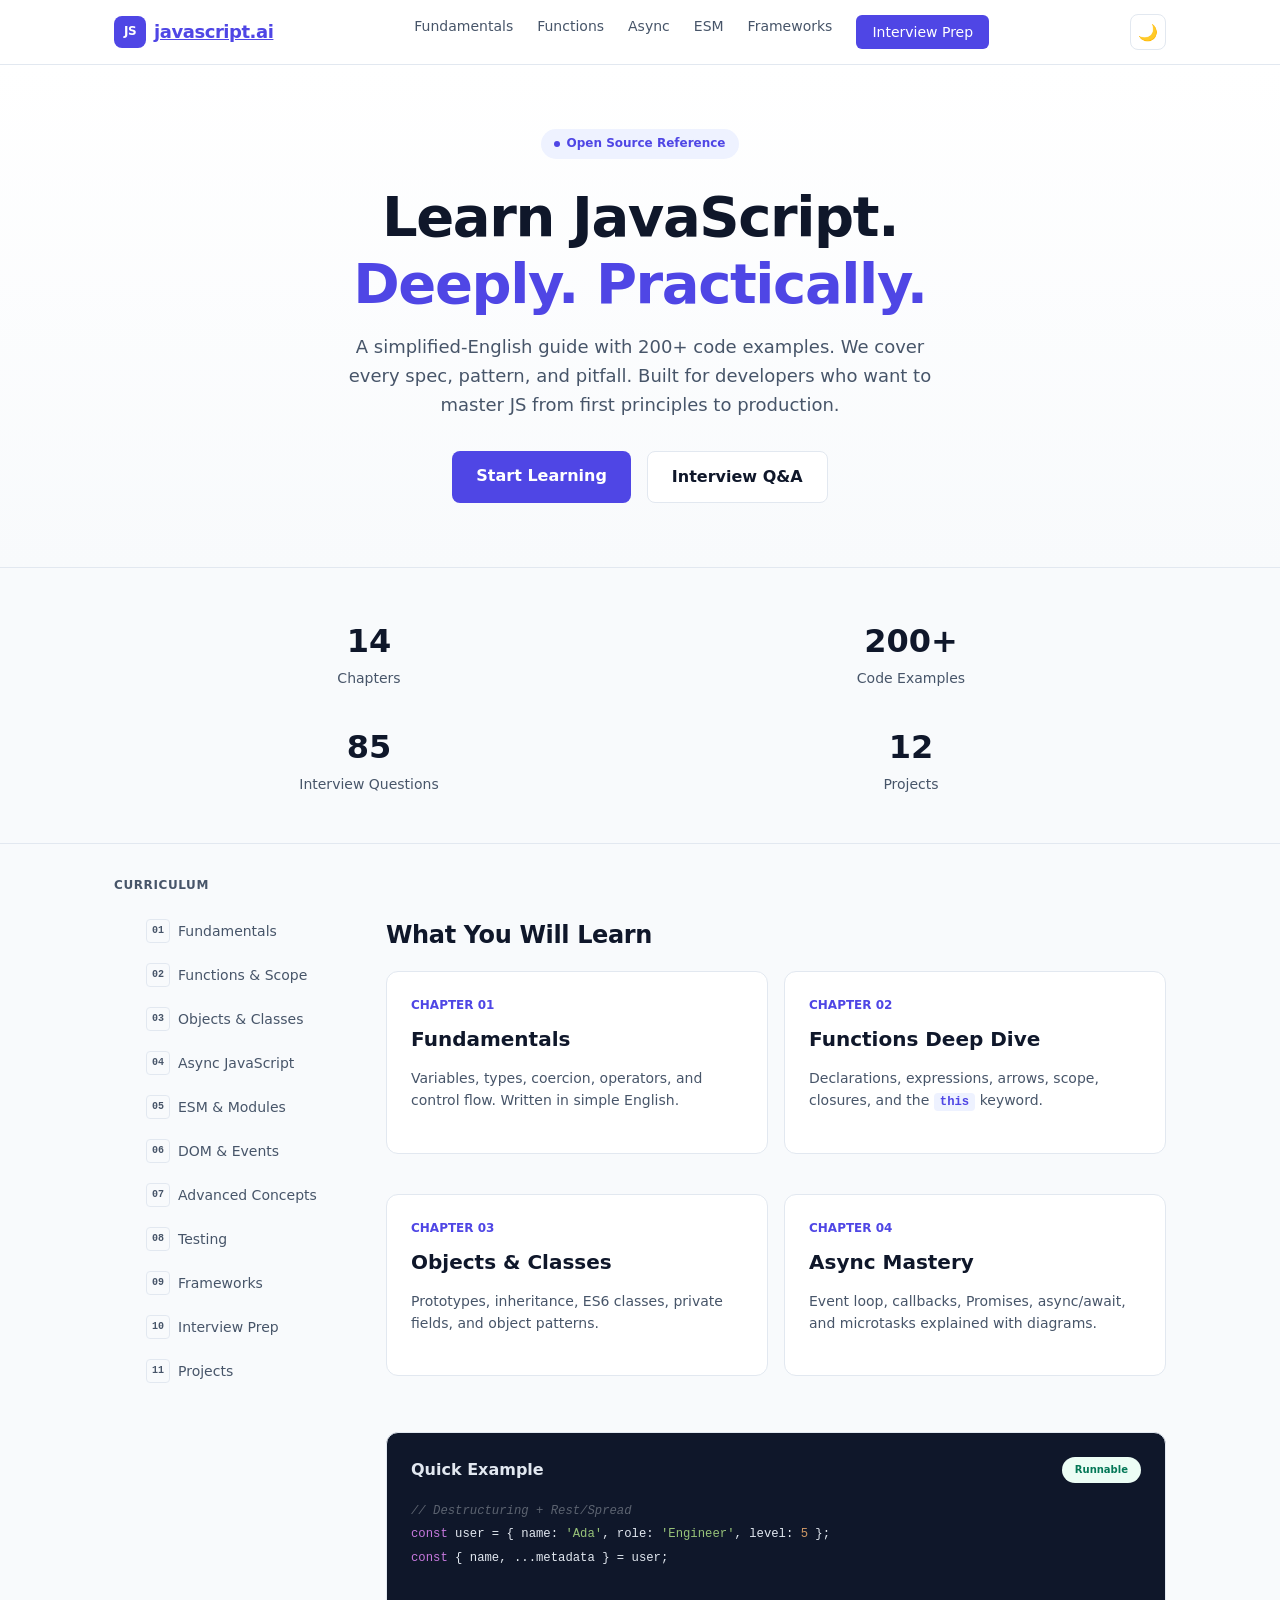
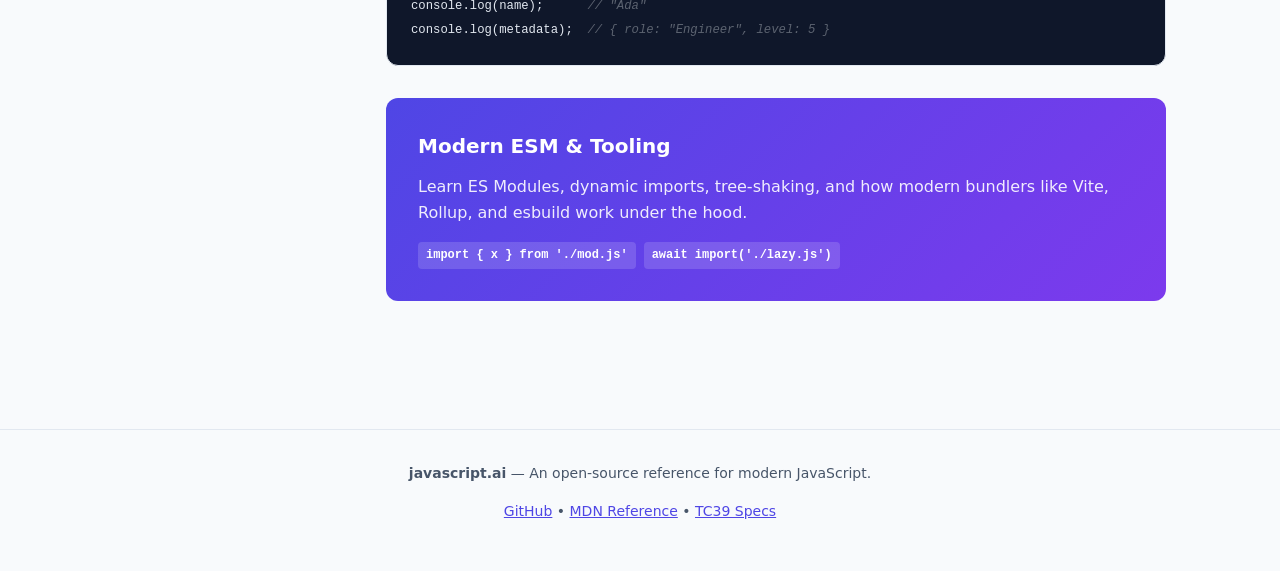
<file: index.html>
<!doctype html>
<html lang="en">
  <head>
    <meta charset="UTF-8" />
    <meta name="viewport" content="width=device-width, initial-scale=1.0" />
    <link rel="icon" type="image/x-icon" href="./javascript-ai.png">
    <title>javascript.ai — Practical JavaScript Reference</title>
    <meta
      name="description"
      content="A simplified-English, code-heavy JavaScript guide. From fundamentals to frameworks."
    />
    <link rel="stylesheet" href="css/style.css" />
  </head>
  <body>
    <nav class="navbar">
      <div class="container navbar-inner">
        <a href="index.html" class="logo">
          <div class="logo-icon">JS</div>
          javascript.ai
        </a>
        <div class="nav-links">
          <a href="fundamentals.html">Fundamentals</a>
          <a href="functions.html">Functions</a>
          <a href="async.html">Async</a>
          <a href="modules.html">ESM</a>
          <a href="frameworks.html">Frameworks</a>
          <a href="interview.html" class="btn">Interview Prep</a>
        </div>
        <button class="theme-toggle" aria-label="Toggle theme">🌙</button>
        <button class="mobile-menu-btn" aria-label="Menu">☰</button>
      </div>
      <div class="mobile-nav">
        <a href="fundamentals.html">Fundamentals</a>
        <a href="functions.html">Functions & Scope</a>
        <a href="objects-classes.html">Objects & Classes</a>
        <a href="async.html">Async JavaScript</a>
        <a href="modules.html">ESM & Modules</a>
        <a href="dom.html">DOM & Events</a>
        <a href="advanced.html">Advanced Concepts</a>
        <a href="testing.html">Testing</a>
        <a href="frameworks.html">Frameworks</a>
        <a href="interview.html">Interview Prep</a>
        <a href="projects.html">Projects</a>
      </div>
    </nav>

    <header
      class="hero"
      style="
        background: linear-gradient(180deg, var(--surface) 0%, var(--bg) 100%);
        border-bottom: 1px solid var(--border);
      "
    >
      <div class="container">
        <div class="badge badge-accent mb-4" style="margin-bottom: 1.5rem">
          <span
            style="
              width: 6px;
              height: 6px;
              background: var(--accent);
              border-radius: 50%;
              display: inline-block;
            "
          ></span>
          Open Source Reference
        </div>
        <h1>
          Learn JavaScript.<br /><span style="color: var(--accent)"
            >Deeply. Practically.</span
          >
        </h1>
        <p style="max-width: 600px; margin: 0 auto 2rem; font-size: 1.125rem">
          A simplified-English guide with 200+ code examples. We cover every
          spec, pattern, and pitfall. Built for developers who want to master JS
          from first principles to production.
        </p>
        <div
          style="
            display: flex;
            gap: 1rem;
            justify-content: center;
            flex-wrap: wrap;
          "
        >
          <a
            href="fundamentals.html"
            style="
              padding: 0.75rem 1.5rem;
              background: var(--accent);
              color: white;
              border-radius: 8px;
              font-weight: 600;
              text-decoration: none;
            "
            >Start Learning</a
          >
          <a
            href="interview.html"
            style="
              padding: 0.75rem 1.5rem;
              background: var(--surface);
              color: var(--text);
              border: 1px solid var(--border);
              border-radius: 8px;
              font-weight: 600;
              text-decoration: none;
            "
            >Interview Q&A</a
          >
        </div>
      </div>
    </header>

    <section style="border-bottom: 1px solid var(--border)">
      <div
        class="container"
        style="
          padding: 3rem 1.5rem;
          display: grid;
          grid-template-columns: repeat(2, 1fr);
          gap: 2rem;
          text-align: center;
        "
      >
        <div>
          <div style="font-size: 2rem; font-weight: 800">14</div>
          <div class="text-sm text-secondary">Chapters</div>
        </div>
        <div>
          <div style="font-size: 2rem; font-weight: 800">200+</div>
          <div class="text-sm text-secondary">Code Examples</div>
        </div>
        <div>
          <div style="font-size: 2rem; font-weight: 800">85</div>
          <div class="text-sm text-secondary">Interview Questions</div>
        </div>
        <div>
          <div style="font-size: 2rem; font-weight: 800">12</div>
          <div class="text-sm text-secondary">Projects</div>
        </div>
      </div>
    </section>

    <main class="container page-layout">
      <aside class="sidebar">
        <div class="sidebar-inner">
          <div class="sidebar-title">Curriculum</div>
          <ul class="sidebar-list">
            <li>
              <a href="fundamentals.html"
                ><span class="sidebar-num">01</span> Fundamentals</a
              >
            </li>
            <li>
              <a href="functions.html"
                ><span class="sidebar-num">02</span> Functions & Scope</a
              >
            </li>
            <li>
              <a href="objects-classes.html"
                ><span class="sidebar-num">03</span> Objects & Classes</a
              >
            </li>
            <li>
              <a href="async.html"
                ><span class="sidebar-num">04</span> Async JavaScript</a
              >
            </li>
            <li>
              <a href="modules.html"
                ><span class="sidebar-num">05</span> ESM & Modules</a
              >
            </li>
            <li>
              <a href="dom.html"
                ><span class="sidebar-num">06</span> DOM & Events</a
              >
            </li>
            <li>
              <a href="advanced.html"
                ><span class="sidebar-num">07</span> Advanced Concepts</a
              >
            </li>
            <li>
              <a href="testing.html"
                ><span class="sidebar-num">08</span> Testing</a
              >
            </li>
            <li>
              <a href="frameworks.html"
                ><span class="sidebar-num">09</span> Frameworks</a
              >
            </li>
            <li>
              <a href="interview.html"
                ><span class="sidebar-num">10</span> Interview Prep</a
              >
            </li>
            <li>
              <a href="projects.html"
                ><span class="sidebar-num">11</span> Projects</a
              >
            </li>
          </ul>
        </div>
      </aside>

      <div>
        <h2>What You Will Learn</h2>
        <div class="grid-2">
          <div class="card card-hover">
            <div
              style="
                font-size: 0.75rem;
                font-weight: 800;
                color: var(--accent);
                margin-bottom: 0.5rem;
              "
            >
              CHAPTER 01
            </div>
            <h3 style="margin-top: 0">Fundamentals</h3>
            <p class="text-sm">
              Variables, types, coercion, operators, and control flow. Written
              in simple English.
            </p>
          </div>
          <div class="card card-hover">
            <div
              style="
                font-size: 0.75rem;
                font-weight: 800;
                color: var(--accent);
                margin-bottom: 0.5rem;
              "
            >
              CHAPTER 02
            </div>
            <h3 style="margin-top: 0">Functions Deep Dive</h3>
            <p class="text-sm">
              Declarations, expressions, arrows, scope, closures, and the
              <code>this</code> keyword.
            </p>
          </div>
          <div class="card card-hover">
            <div
              style="
                font-size: 0.75rem;
                font-weight: 800;
                color: var(--accent);
                margin-bottom: 0.5rem;
              "
            >
              CHAPTER 03
            </div>
            <h3 style="margin-top: 0">Objects & Classes</h3>
            <p class="text-sm">
              Prototypes, inheritance, ES6 classes, private fields, and object
              patterns.
            </p>
          </div>
          <div class="card card-hover">
            <div
              style="
                font-size: 0.75rem;
                font-weight: 800;
                color: var(--accent);
                margin-bottom: 0.5rem;
              "
            >
              CHAPTER 04
            </div>
            <h3 style="margin-top: 0">Async Mastery</h3>
            <p class="text-sm">
              Event loop, callbacks, Promises, async/await, and microtasks
              explained with diagrams.
            </p>
          </div>
        </div>

        <div
          class="card"
          style="
            background: var(--code-bg);
            color: var(--code-text);
            margin-top: 2rem;
          "
        >
          <div
            style="
              display: flex;
              justify-content: space-between;
              align-items: center;
              margin-bottom: 1rem;
            "
          >
            <span style="font-weight: 700">Quick Example</span>
            <span class="badge badge-success" style="font-size: 0.625rem"
              >Runnable</span
            >
          </div>
          <pre
            style="background: transparent; border: none; padding: 0; margin: 0"
          ><code><span class="code-comment">// Destructuring + Rest/Spread</span>
<span class="code-keyword">const</span> user = { name: <span class="code-string">'Ada'</span>, role: <span class="code-string">'Engineer'</span>, level: <span class="code-number">5</span> };
<span class="code-keyword">const</span> { name, ...metadata } = user;

console.log(name);      <span class="code-comment">// "Ada"</span>
console.log(metadata);  <span class="code-comment">// { role: "Engineer", level: 5 }</span></code></pre>
        </div>

        <div
          class="mt-8"
          style="
            background: linear-gradient(135deg, var(--accent) 0%, #7c3aed 100%);
            color: white;
            padding: 2rem;
            border-radius: 12px;
          "
        >
          <h3 style="margin-top: 0; color: white">Modern ESM & Tooling</h3>
          <p style="color: rgba(255, 255, 255, 0.9)">
            Learn ES Modules, dynamic imports, tree-shaking, and how modern
            bundlers like Vite, Rollup, and esbuild work under the hood.
          </p>
          <div
            style="
              display: flex;
              gap: 0.5rem;
              flex-wrap: wrap;
              margin-top: 1rem;
            "
          >
            <code
              style="
                background: rgba(255, 255, 255, 0.15);
                color: white;
                padding: 0.25rem 0.5rem;
                border-radius: 4px;
                font-size: 0.75rem;
              "
              >import { x } from './mod.js'</code
            >
            <code
              style="
                background: rgba(255, 255, 255, 0.15);
                color: white;
                padding: 0.25rem 0.5rem;
                border-radius: 4px;
                font-size: 0.75rem;
              "
              >await import('./lazy.js')</code
            >
          </div>
        </div>
      </div>
    </main>

    <footer class="footer">
      <div class="container">
        <p>
          <strong>javascript.ai</strong> — An open-source reference for modern
          JavaScript.
        </p>
        <p class="text-sm" style="margin-top: 0.5rem">
          <a href="https://github.com/yourusername/javascript.ai">GitHub</a>
          &bull;
          <a href="https://developer.mozilla.org">MDN Reference</a> &bull;
          <a href="https://tc39.es">TC39 Specs</a>
        </p>
      </div>
    </footer>

    <script src="js/main.js"></script>
  </body>
</html>
</file>
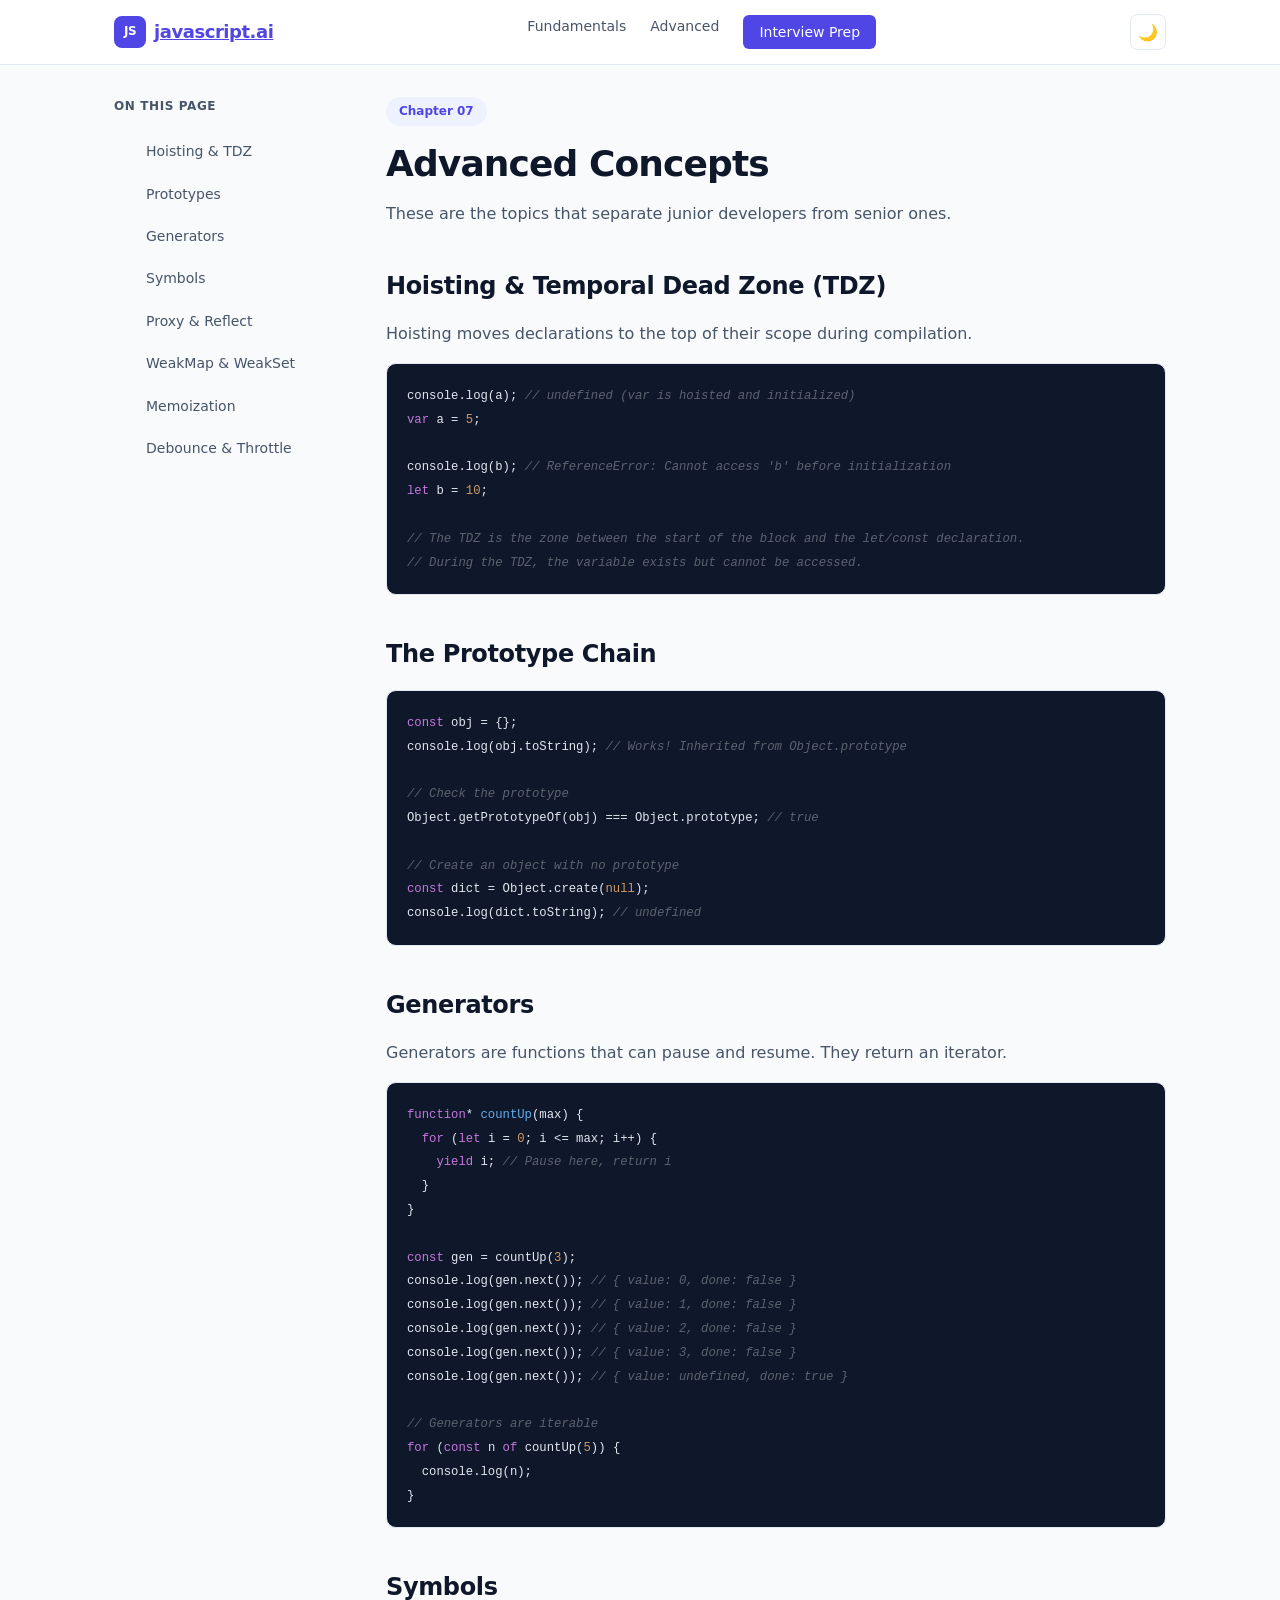
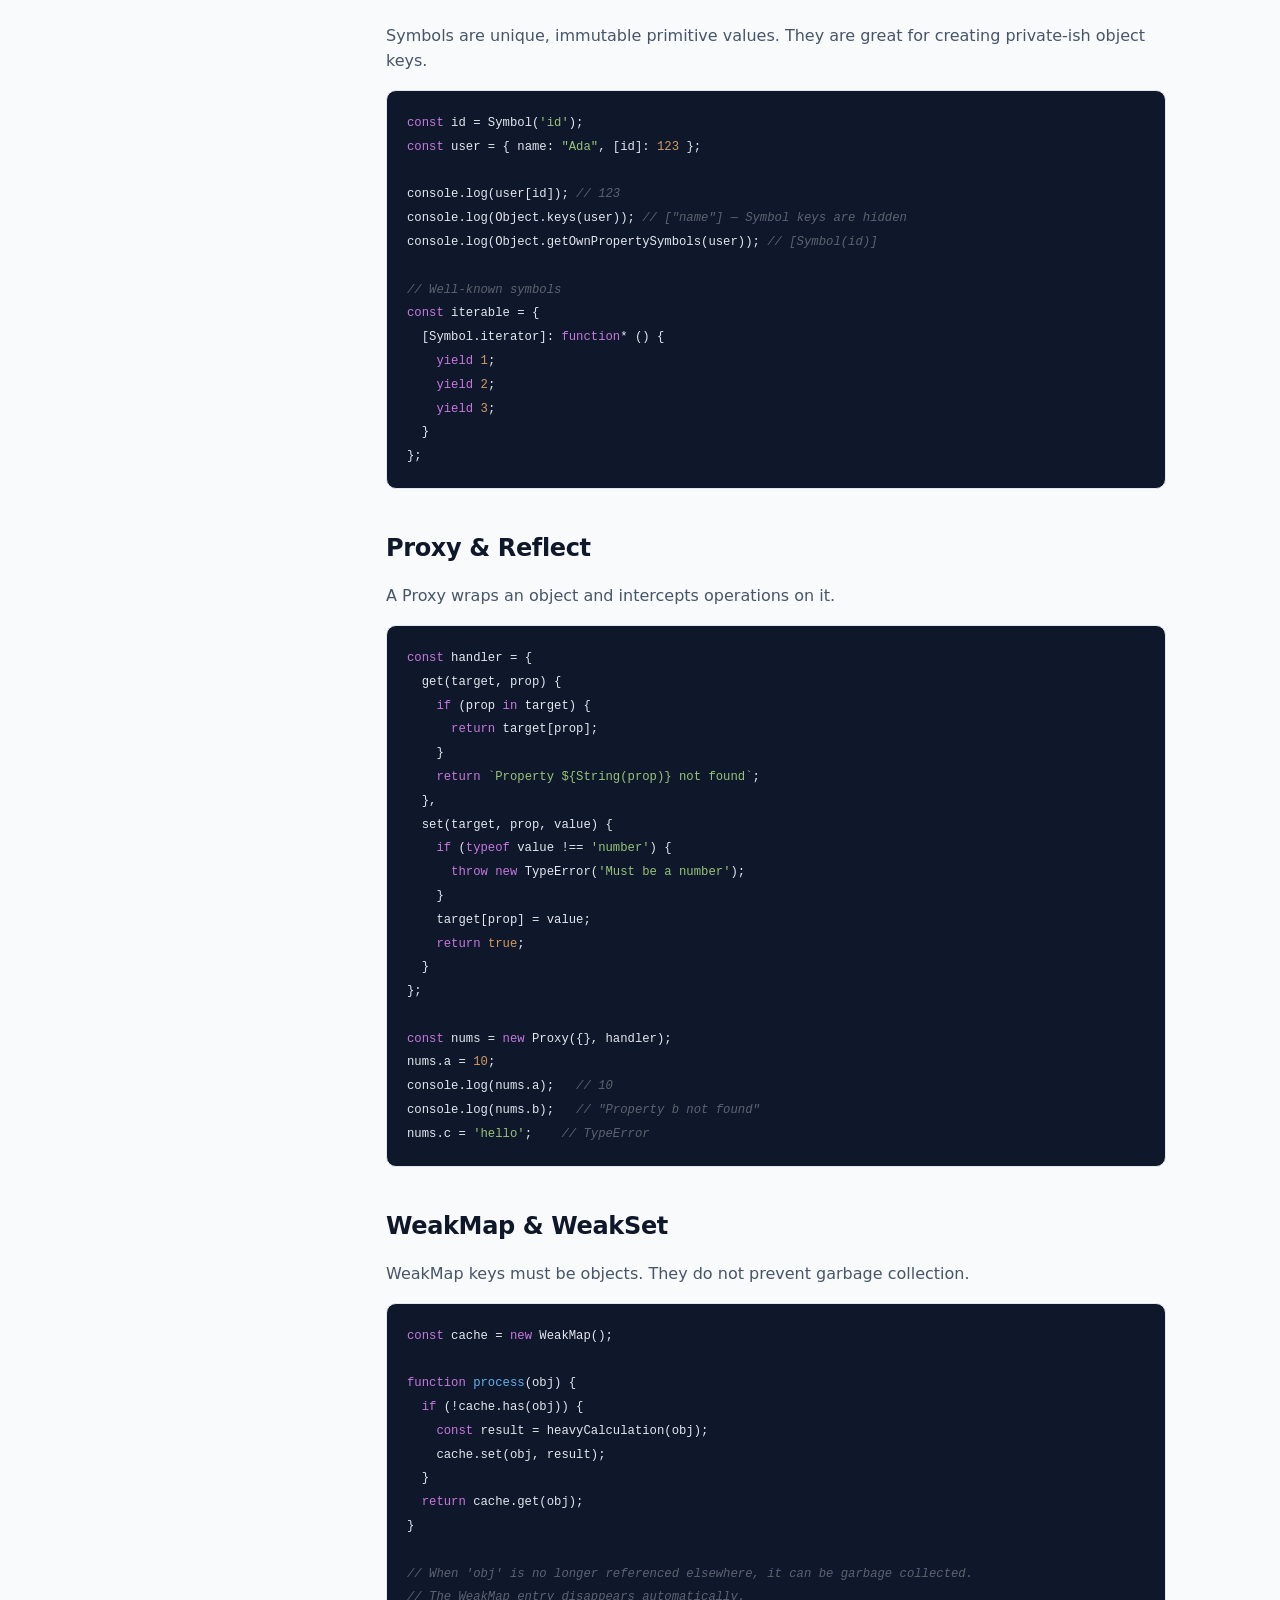
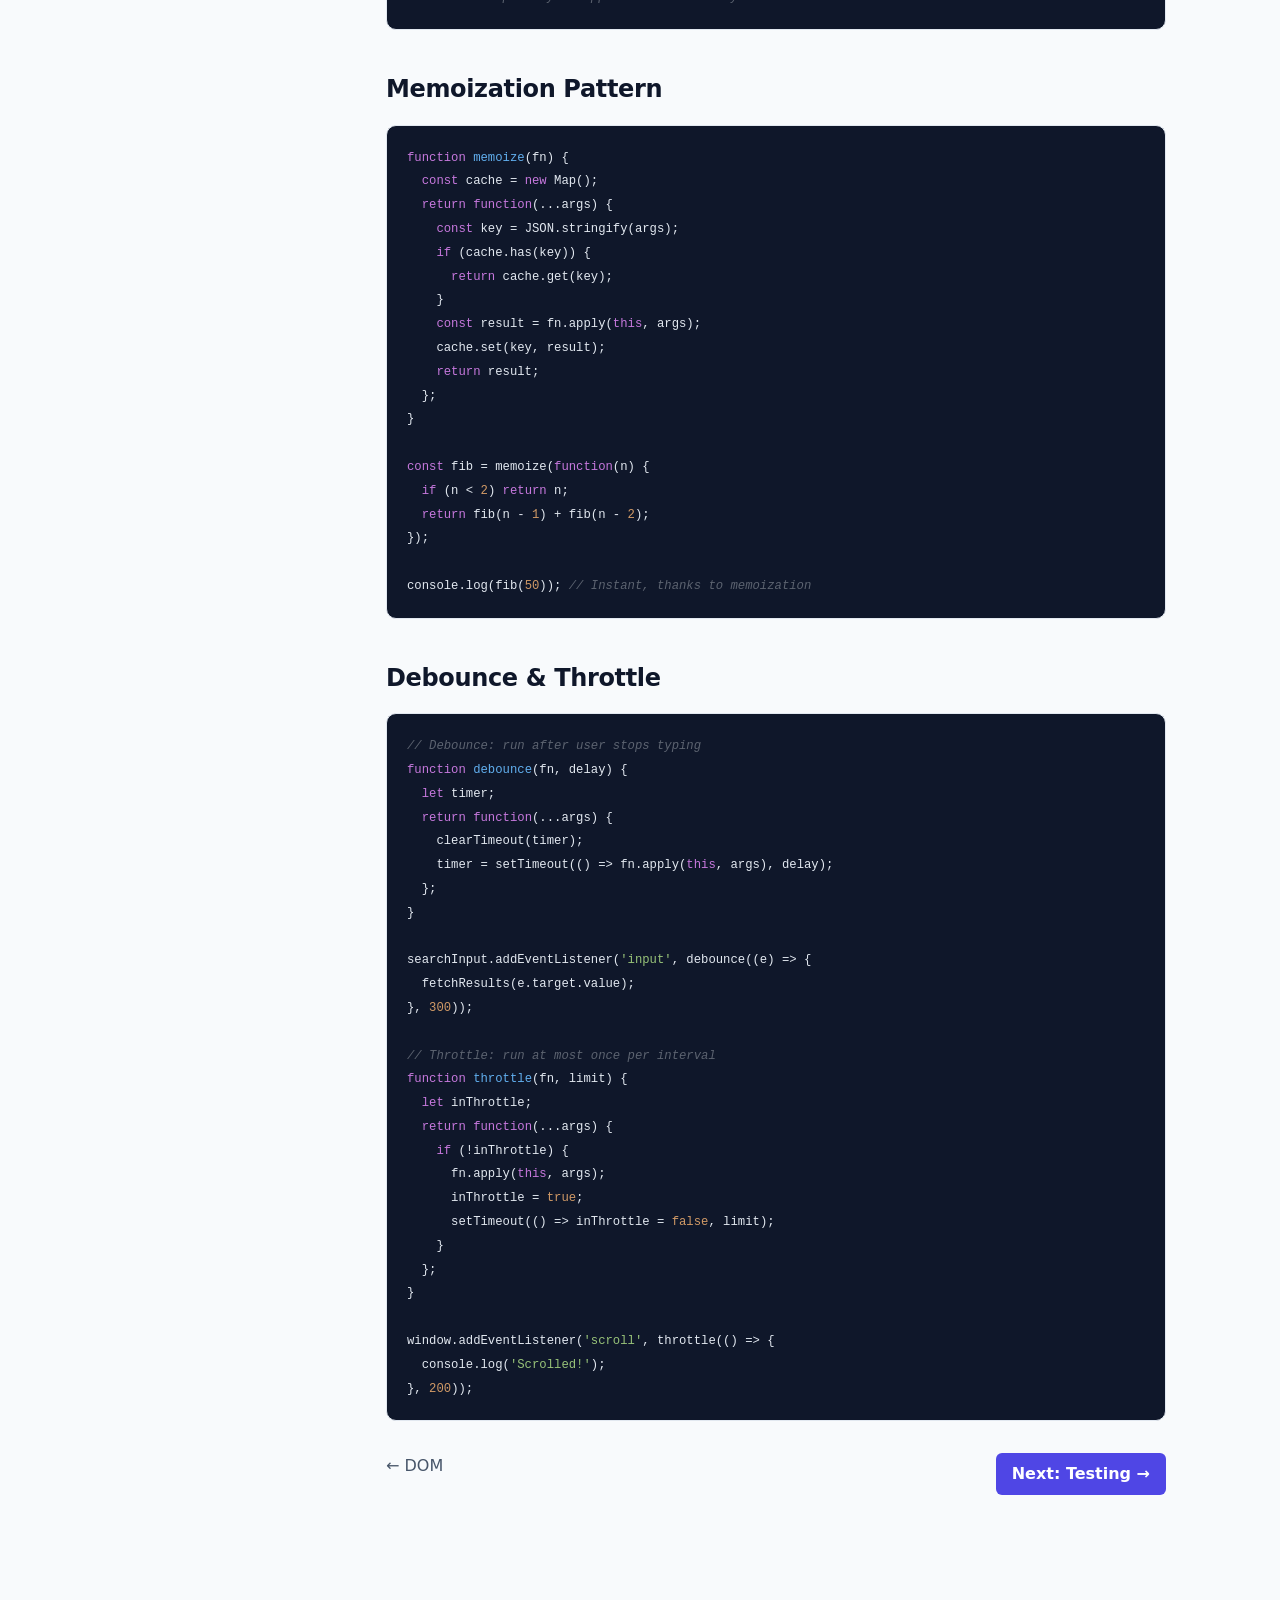
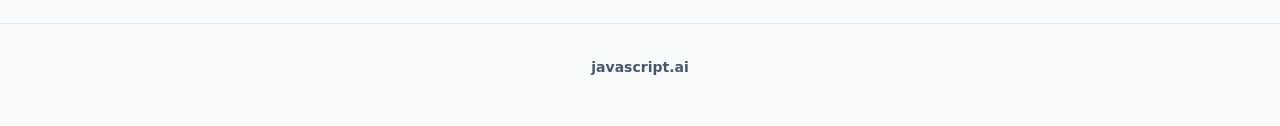
<file: advanced.html>
<!doctype html>
<html lang="en">
  <head>
    <meta charset="UTF-8" />
    <meta name="viewport" content="width=device-width, initial-scale=1.0" />
    <title>Advanced Concepts — javascript.ai</title>
    <link rel="stylesheet" href="css/style.css" />
    <base target="_blank" />
  </head>
  <body>
    <nav class="navbar">
      <div class="container navbar-inner">
        <a href="index.html" class="logo"
          ><div class="logo-icon">JS</div>
          javascript.ai</a
        >
        <div class="nav-links">
          <a href="fundamentals.html">Fundamentals</a>
          <a href="advanced.html">Advanced</a>
          <a href="interview.html" class="btn">Interview Prep</a>
        </div>
        <button class="theme-toggle">🌙</button>
        <button class="mobile-menu-btn">☰</button>
      </div>
      <div class="mobile-nav">
        <a href="index.html">Home</a>
        <a href="fundamentals.html">Fundamentals</a>
        <a href="advanced.html">Advanced Concepts</a>
        <a href="interview.html">Interview Prep</a>
      </div>
    </nav>

    <main class="container page-layout">
      <aside class="sidebar">
        <div class="sidebar-inner">
          <div class="sidebar-title">On This Page</div>
          <ul class="sidebar-list">
            <li><a href="#hoisting">Hoisting & TDZ</a></li>
            <li><a href="#prototypes">Prototypes</a></li>
            <li><a href="#generators">Generators</a></li>
            <li><a href="#symbols">Symbols</a></li>
            <li><a href="#proxy">Proxy & Reflect</a></li>
            <li><a href="#weakmap">WeakMap & WeakSet</a></li>
            <li><a href="#memoization">Memoization</a></li>
            <li><a href="#debounce">Debounce & Throttle</a></li>
          </ul>
        </div>
      </aside>

      <article>
        <div class="badge badge-accent mb-4">Chapter 07</div>
        <h1>Advanced Concepts</h1>
        <p>
          These are the topics that separate junior developers from senior ones.
        </p>

        <h2 id="hoisting">Hoisting & Temporal Dead Zone (TDZ)</h2>
        <p>
          Hoisting moves declarations to the top of their scope during
          compilation.
        </p>
        <pre><code>console.log(a); <span class="code-comment">// undefined (var is hoisted and initialized)</span>
<span class="code-keyword">var</span> a = <span class="code-number">5</span>;

console.log(b); <span class="code-comment">// ReferenceError: Cannot access 'b' before initialization</span>
<span class="code-keyword">let</span> b = <span class="code-number">10</span>;

<span class="code-comment">// The TDZ is the zone between the start of the block and the let/const declaration.</span>
<span class="code-comment">// During the TDZ, the variable exists but cannot be accessed.</span></code></pre>

        <h2 id="prototypes">The Prototype Chain</h2>
        <pre><code><span class="code-keyword">const</span> obj = {};
console.log(obj.toString); <span class="code-comment">// Works! Inherited from Object.prototype</span>

<span class="code-comment">// Check the prototype</span>
Object.getPrototypeOf(obj) === Object.prototype; <span class="code-comment">// true</span>

<span class="code-comment">// Create an object with no prototype</span>
<span class="code-keyword">const</span> dict = Object.create(<span class="code-number">null</span>);
console.log(dict.toString); <span class="code-comment">// undefined</span></code></pre>

        <h2 id="generators">Generators</h2>
        <p>
          Generators are functions that can pause and resume. They return an
          iterator.
        </p>
        <pre><code><span class="code-keyword">function</span>* <span class="code-function">countUp</span>(max) {
  <span class="code-keyword">for</span> (<span class="code-keyword">let</span> i = <span class="code-number">0</span>; i <= max; i++) {
    <span class="code-keyword">yield</span> i; <span class="code-comment">// Pause here, return i</span>
  }
}

<span class="code-keyword">const</span> gen = countUp(<span class="code-number">3</span>);
console.log(gen.next()); <span class="code-comment">// { value: 0, done: false }</span>
console.log(gen.next()); <span class="code-comment">// { value: 1, done: false }</span>
console.log(gen.next()); <span class="code-comment">// { value: 2, done: false }</span>
console.log(gen.next()); <span class="code-comment">// { value: 3, done: false }</span>
console.log(gen.next()); <span class="code-comment">// { value: undefined, done: true }</span>

<span class="code-comment">// Generators are iterable</span>
<span class="code-keyword">for</span> (<span class="code-keyword">const</span> n <span class="code-keyword">of</span> countUp(<span class="code-number">5</span>)) {
  console.log(n);
}</code></pre>

        <h2 id="symbols">Symbols</h2>
        <p>
          Symbols are unique, immutable primitive values. They are great for
          creating private-ish object keys.
        </p>
        <pre><code><span class="code-keyword">const</span> id = Symbol(<span class="code-string">'id'</span>);
<span class="code-keyword">const</span> user = { name: <span class="code-string">"Ada"</span>, [id]: <span class="code-number">123</span> };

console.log(user[id]); <span class="code-comment">// 123</span>
console.log(Object.keys(user)); <span class="code-comment">// ["name"] — Symbol keys are hidden</span>
console.log(Object.getOwnPropertySymbols(user)); <span class="code-comment">// [Symbol(id)]</span>

<span class="code-comment">// Well-known symbols</span>
<span class="code-keyword">const</span> iterable = {
  [Symbol.iterator]: <span class="code-keyword">function</span>* () {
    <span class="code-keyword">yield</span> <span class="code-number">1</span>;
    <span class="code-keyword">yield</span> <span class="code-number">2</span>;
    <span class="code-keyword">yield</span> <span class="code-number">3</span>;
  }
};</code></pre>

        <h2 id="proxy">Proxy & Reflect</h2>
        <p>A Proxy wraps an object and intercepts operations on it.</p>
        <pre><code><span class="code-keyword">const</span> handler = {
  get(target, prop) {
    <span class="code-keyword">if</span> (prop <span class="code-keyword">in</span> target) {
      <span class="code-keyword">return</span> target[prop];
    }
    <span class="code-keyword">return</span> <span class="code-string">`Property ${String(prop)} not found`</span>;
  },
  set(target, prop, value) {
    <span class="code-keyword">if</span> (<span class="code-keyword">typeof</span> value !== <span class="code-string">'number'</span>) {
      <span class="code-keyword">throw new</span> TypeError(<span class="code-string">'Must be a number'</span>);
    }
    target[prop] = value;
    <span class="code-keyword">return</span> <span class="code-number">true</span>;
  }
};

<span class="code-keyword">const</span> nums = <span class="code-keyword">new</span> Proxy({}, handler);
nums.a = <span class="code-number">10</span>;
console.log(nums.a);   <span class="code-comment">// 10</span>
console.log(nums.b);   <span class="code-comment">// "Property b not found"</span>
nums.c = <span class="code-string">'hello'</span>;    <span class="code-comment">// TypeError</span></code></pre>

        <h2 id="weakmap">WeakMap & WeakSet</h2>
        <p>
          WeakMap keys must be objects. They do not prevent garbage collection.
        </p>
        <pre><code><span class="code-keyword">const</span> cache = <span class="code-keyword">new</span> WeakMap();

<span class="code-keyword">function</span> <span class="code-function">process</span>(obj) {
  <span class="code-keyword">if</span> (!cache.has(obj)) {
    <span class="code-keyword">const</span> result = heavyCalculation(obj);
    cache.set(obj, result);
  }
  <span class="code-keyword">return</span> cache.get(obj);
}

<span class="code-comment">// When 'obj' is no longer referenced elsewhere, it can be garbage collected.</span>
<span class="code-comment">// The WeakMap entry disappears automatically.</span></code></pre>

        <h2 id="memoization">Memoization Pattern</h2>
        <pre><code><span class="code-keyword">function</span> <span class="code-function">memoize</span>(fn) {
  <span class="code-keyword">const</span> cache = <span class="code-keyword">new</span> Map();
  <span class="code-keyword">return</span> <span class="code-keyword">function</span>(...args) {
    <span class="code-keyword">const</span> key = JSON.stringify(args);
    <span class="code-keyword">if</span> (cache.has(key)) {
      <span class="code-keyword">return</span> cache.get(key);
    }
    <span class="code-keyword">const</span> result = fn.apply(<span class="code-keyword">this</span>, args);
    cache.set(key, result);
    <span class="code-keyword">return</span> result;
  };
}

<span class="code-keyword">const</span> fib = memoize(<span class="code-keyword">function</span>(n) {
  <span class="code-keyword">if</span> (n < <span class="code-number">2</span>) <span class="code-keyword">return</span> n;
  <span class="code-keyword">return</span> fib(n - <span class="code-number">1</span>) + fib(n - <span class="code-number">2</span>);
});

console.log(fib(<span class="code-number">50</span>)); <span class="code-comment">// Instant, thanks to memoization</span></code></pre>

        <h2 id="debounce">Debounce & Throttle</h2>
        <pre><code><span class="code-comment">// Debounce: run after user stops typing</span>
<span class="code-keyword">function</span> <span class="code-function">debounce</span>(fn, delay) {
  <span class="code-keyword">let</span> timer;
  <span class="code-keyword">return</span> <span class="code-keyword">function</span>(...args) {
    clearTimeout(timer);
    timer = setTimeout(() => fn.apply(<span class="code-keyword">this</span>, args), delay);
  };
}

searchInput.addEventListener(<span class="code-string">'input'</span>, debounce((e) => {
  fetchResults(e.target.value);
}, <span class="code-number">300</span>));

<span class="code-comment">// Throttle: run at most once per interval</span>
<span class="code-keyword">function</span> <span class="code-function">throttle</span>(fn, limit) {
  <span class="code-keyword">let</span> inThrottle;
  <span class="code-keyword">return</span> <span class="code-keyword">function</span>(...args) {
    <span class="code-keyword">if</span> (!inThrottle) {
      fn.apply(<span class="code-keyword">this</span>, args);
      inThrottle = <span class="code-number">true</span>;
      setTimeout(() => inThrottle = <span class="code-number">false</span>, limit);
    }
  };
}

window.addEventListener(<span class="code-string">'scroll'</span>, throttle(() => {
  console.log(<span class="code-string">'Scrolled!'</span>);
}, <span class="code-number">200</span>));</code></pre>

        <div class="mt-8" style="display: flex; justify-content: space-between">
          <a
            href="dom.html"
            style="color: var(--text-secondary); text-decoration: none"
            >← DOM</a
          >
          <a
            href="testing.html"
            style="
              padding: 0.5rem 1rem;
              background: var(--accent);
              color: white;
              border-radius: 6px;
              text-decoration: none;
              font-weight: 600;
            "
            >Next: Testing →</a
          >
        </div>
      </article>
    </main>

    <footer class="footer">
      <div class="container">
        <p><strong>javascript.ai</strong></p>
      </div>
    </footer>
    <script src="js/main.js"></script>
  </body>
</html>
</file>
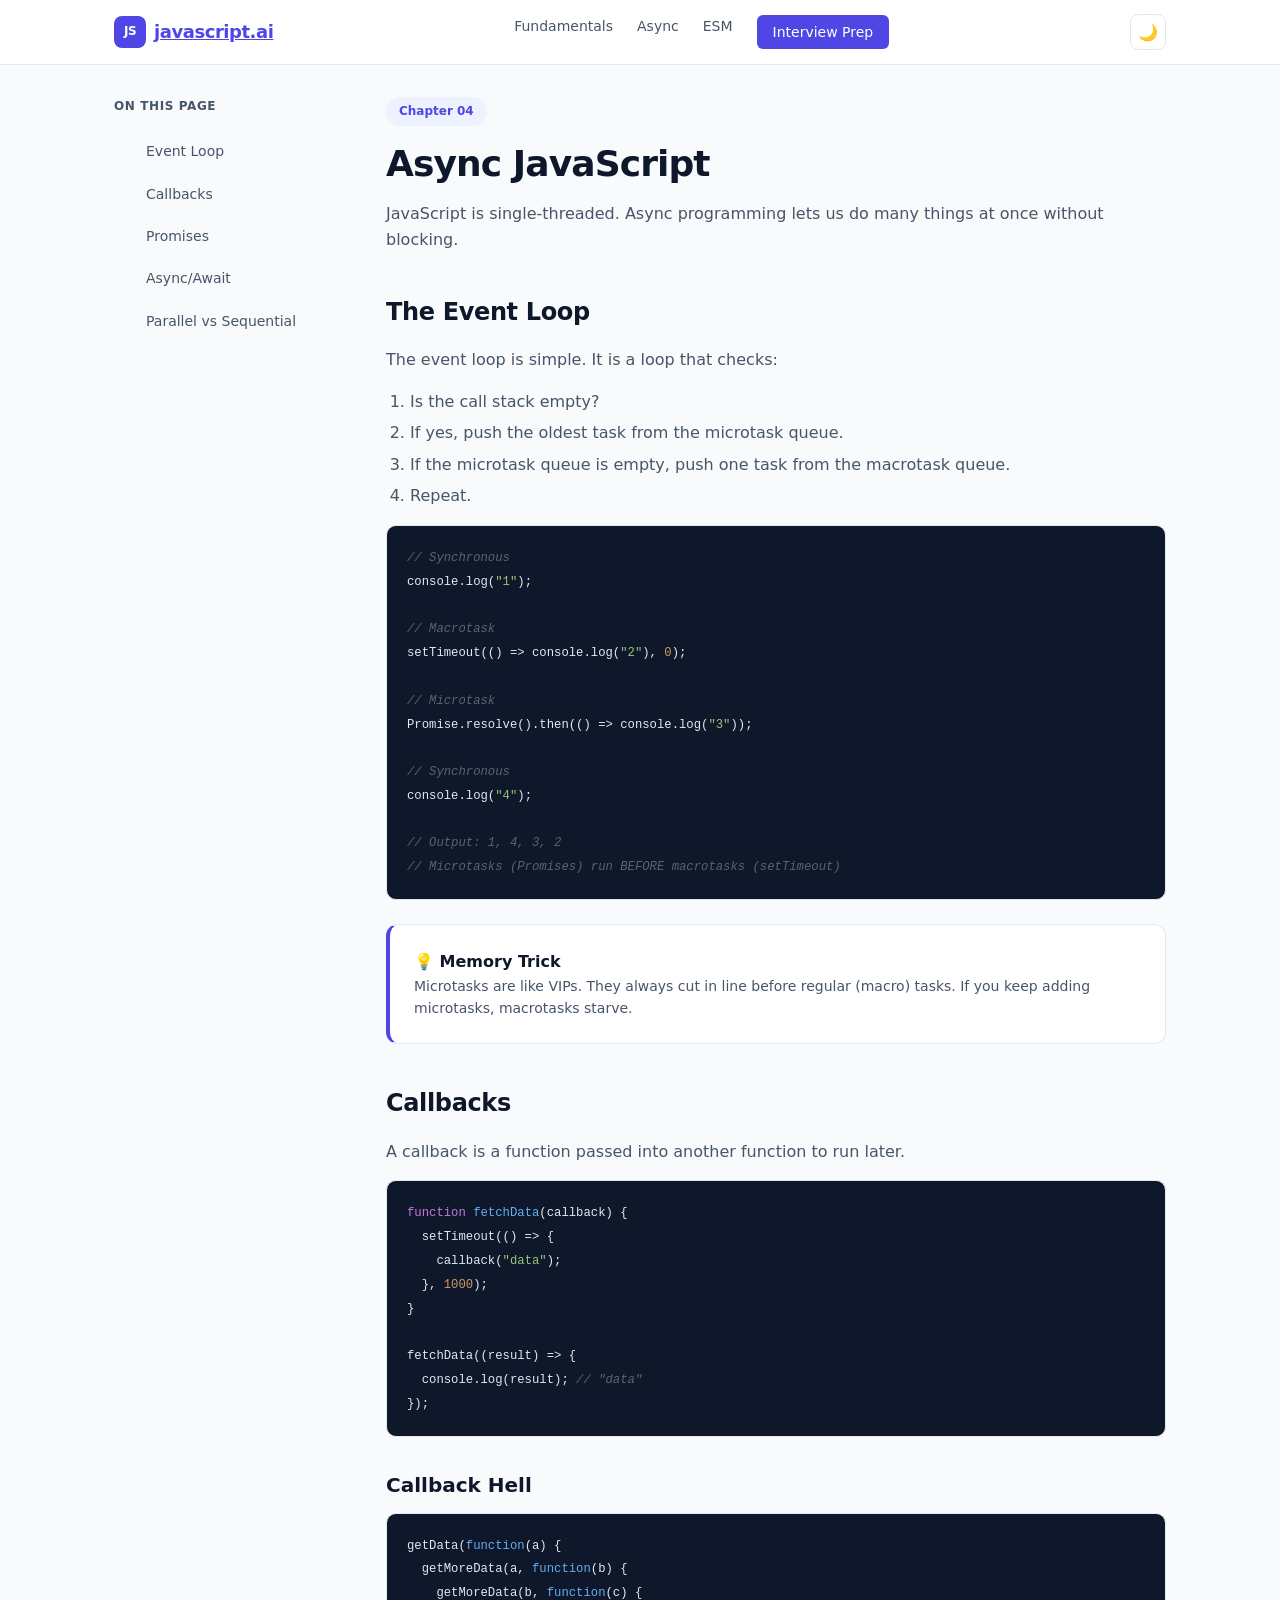
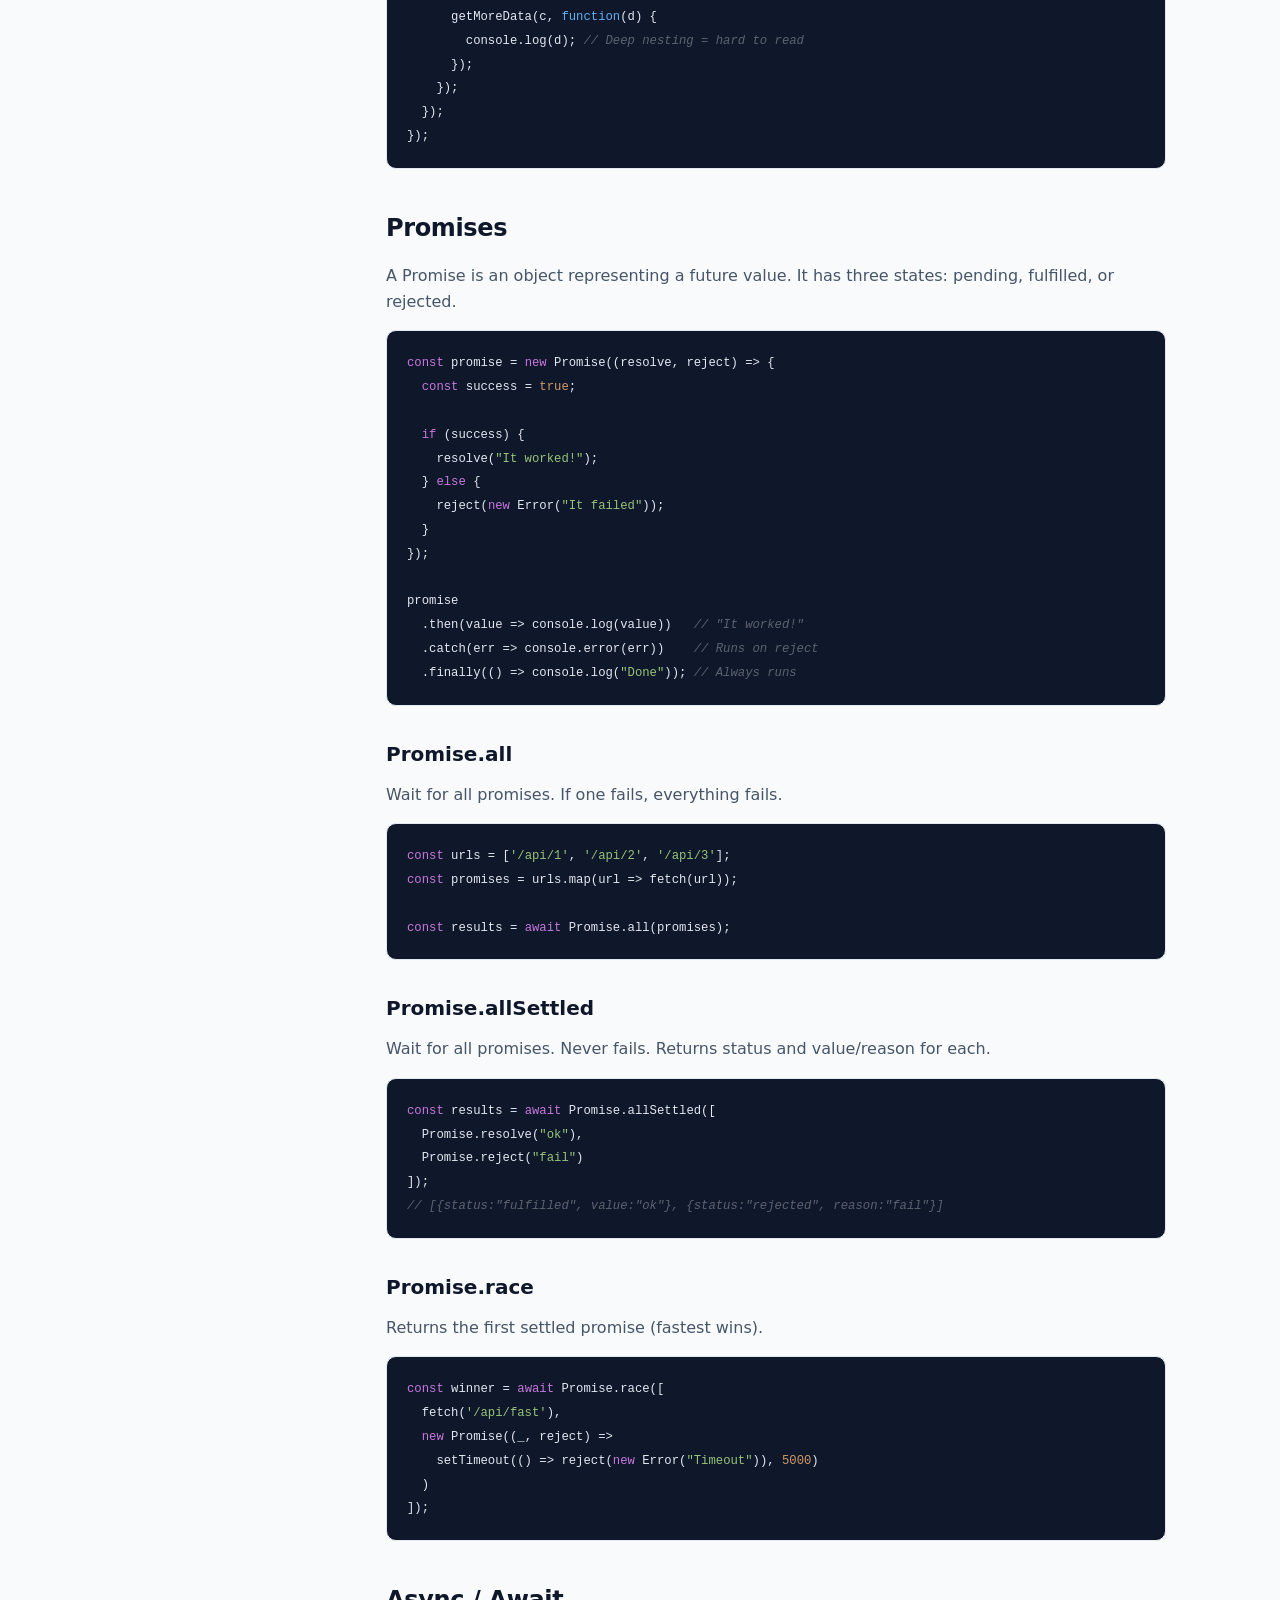
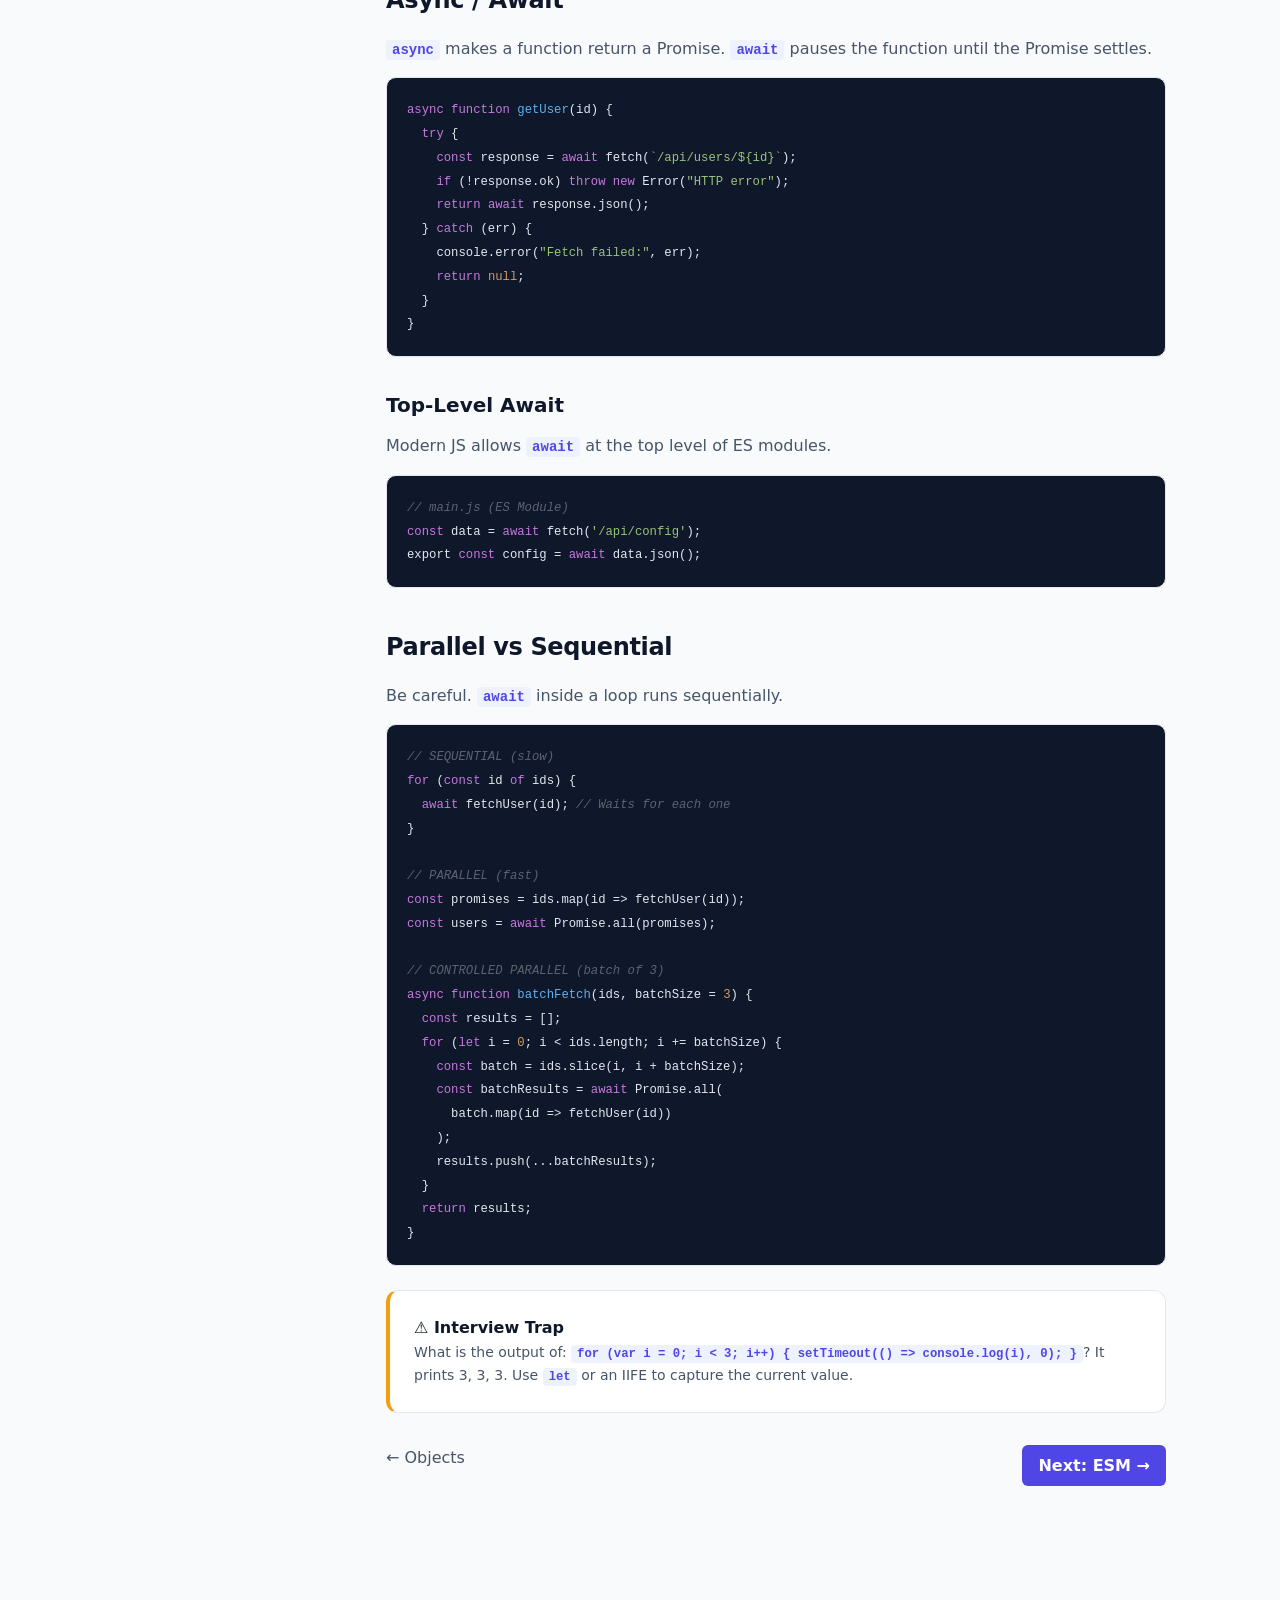
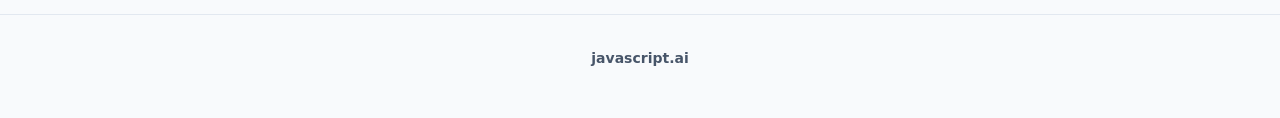
<file: async.html>
<!doctype html>
<html lang="en">
  <head>
    <meta charset="UTF-8" />
    <meta name="viewport" content="width=device-width, initial-scale=1.0" />
    <title>Async JavaScript — javascript.ai</title>
    <link rel="stylesheet" href="css/style.css" />
    <base target="_blank" />
  </head>
  <body>
    <nav class="navbar">
      <div class="container navbar-inner">
        <a href="index.html" class="logo"
          ><div class="logo-icon">JS</div>
          javascript.ai</a
        >
        <div class="nav-links">
          <a href="fundamentals.html">Fundamentals</a>
          <a href="async.html">Async</a>
          <a href="modules.html">ESM</a>
          <a href="interview.html" class="btn">Interview Prep</a>
        </div>
        <button class="theme-toggle">🌙</button>
        <button class="mobile-menu-btn">☰</button>
      </div>
      <div class="mobile-nav">
        <a href="index.html">Home</a>
        <a href="fundamentals.html">Fundamentals</a>
        <a href="functions.html">Functions</a>
        <a href="async.html">Async JavaScript</a>
        <a href="interview.html">Interview Prep</a>
      </div>
    </nav>

    <main class="container page-layout">
      <aside class="sidebar">
        <div class="sidebar-inner">
          <div class="sidebar-title">On This Page</div>
          <ul class="sidebar-list">
            <li><a href="#eventloop">Event Loop</a></li>
            <li><a href="#callbacks">Callbacks</a></li>
            <li><a href="#promises">Promises</a></li>
            <li><a href="#asyncawait">Async/Await</a></li>
            <li><a href="#parallel">Parallel vs Sequential</a></li>
          </ul>
        </div>
      </aside>

      <article>
        <div class="badge badge-accent mb-4">Chapter 04</div>
        <h1>Async JavaScript</h1>
        <p>
          JavaScript is single-threaded. Async programming lets us do many
          things at once without blocking.
        </p>

        <h2 id="eventloop">The Event Loop</h2>
        <p>The event loop is simple. It is a loop that checks:</p>
        <ol>
          <li>Is the call stack empty?</li>
          <li>If yes, push the oldest task from the microtask queue.</li>
          <li>
            If the microtask queue is empty, push one task from the macrotask
            queue.
          </li>
          <li>Repeat.</li>
        </ol>

        <pre><code><span class="code-comment">// Synchronous</span>
console.log(<span class="code-string">"1"</span>);

<span class="code-comment">// Macrotask</span>
setTimeout(() => console.log(<span class="code-string">"2"</span>), <span class="code-number">0</span>);

<span class="code-comment">// Microtask</span>
Promise.resolve().then(() => console.log(<span class="code-string">"3"</span>));

<span class="code-comment">// Synchronous</span>
console.log(<span class="code-string">"4"</span>);

<span class="code-comment">// Output: 1, 4, 3, 2</span>
<span class="code-comment">// Microtasks (Promises) run BEFORE macrotasks (setTimeout)</span></code></pre>

        <div class="card" style="border-left: 4px solid var(--accent)">
          <strong>💡 Memory Trick</strong>
          <p class="text-sm" style="margin-bottom: 0">
            Microtasks are like VIPs. They always cut in line before regular
            (macro) tasks. If you keep adding microtasks, macrotasks starve.
          </p>
        </div>

        <h2 id="callbacks">Callbacks</h2>
        <p>
          A callback is a function passed into another function to run later.
        </p>
        <pre><code><span class="code-keyword">function</span> <span class="code-function">fetchData</span>(callback) {
  setTimeout(() => {
    callback(<span class="code-string">"data"</span>);
  }, <span class="code-number">1000</span>);
}

fetchData((result) => {
  console.log(result); <span class="code-comment">// "data"</span>
});</code></pre>

        <h3>Callback Hell</h3>
        <pre><code>getData(<span class="code-function">function</span>(a) {
  getMoreData(a, <span class="code-function">function</span>(b) {
    getMoreData(b, <span class="code-function">function</span>(c) {
      getMoreData(c, <span class="code-function">function</span>(d) {
        console.log(d); <span class="code-comment">// Deep nesting = hard to read</span>
      });
    });
  });
});</code></pre>

        <h2 id="promises">Promises</h2>
        <p>
          A Promise is an object representing a future value. It has three
          states: pending, fulfilled, or rejected.
        </p>

        <pre><code><span class="code-keyword">const</span> promise = <span class="code-keyword">new</span> Promise((resolve, reject) => {
  <span class="code-keyword">const</span> success = <span class="code-number">true</span>;

  <span class="code-keyword">if</span> (success) {
    resolve(<span class="code-string">"It worked!"</span>);
  } <span class="code-keyword">else</span> {
    reject(<span class="code-keyword">new</span> Error(<span class="code-string">"It failed"</span>));
  }
});

promise
  .then(value => console.log(value))   <span class="code-comment">// "It worked!"</span>
  .catch(err => console.error(err))    <span class="code-comment">// Runs on reject</span>
  .finally(() => console.log(<span class="code-string">"Done"</span>)); <span class="code-comment">// Always runs</span></code></pre>

        <h3>Promise.all</h3>
        <p>Wait for all promises. If one fails, everything fails.</p>
        <pre><code><span class="code-keyword">const</span> urls = [<span class="code-string">'/api/1'</span>, <span class="code-string">'/api/2'</span>, <span class="code-string">'/api/3'</span>];
<span class="code-keyword">const</span> promises = urls.map(url => fetch(url));

<span class="code-keyword">const</span> results = <span class="code-keyword">await</span> Promise.all(promises);</code></pre>

        <h3>Promise.allSettled</h3>
        <p>
          Wait for all promises. Never fails. Returns status and value/reason
          for each.
        </p>
        <pre><code><span class="code-keyword">const</span> results = <span class="code-keyword">await</span> Promise.allSettled([
  Promise.resolve(<span class="code-string">"ok"</span>),
  Promise.reject(<span class="code-string">"fail"</span>)
]);
<span class="code-comment">// [{status:"fulfilled", value:"ok"}, {status:"rejected", reason:"fail"}]</span></code></pre>

        <h3>Promise.race</h3>
        <p>Returns the first settled promise (fastest wins).</p>
        <pre><code><span class="code-keyword">const</span> winner = <span class="code-keyword">await</span> Promise.race([
  fetch(<span class="code-string">'/api/fast'</span>),
  <span class="code-keyword">new</span> Promise((_, reject) =>
    setTimeout(() => reject(<span class="code-keyword">new</span> Error(<span class="code-string">"Timeout"</span>)), <span class="code-number">5000</span>)
  )
]);</code></pre>

        <h2 id="asyncawait">Async / Await</h2>
        <p>
          <code>async</code> makes a function return a Promise.
          <code>await</code> pauses the function until the Promise settles.
        </p>

        <pre><code><span class="code-keyword">async function</span> <span class="code-function">getUser</span>(id) {
  <span class="code-keyword">try</span> {
    <span class="code-keyword">const</span> response = <span class="code-keyword">await</span> fetch(<span class="code-string">`/api/users/${id}`</span>);
    <span class="code-keyword">if</span> (!response.ok) <span class="code-keyword">throw new</span> Error(<span class="code-string">"HTTP error"</span>);
    <span class="code-keyword">return</span> <span class="code-keyword">await</span> response.json();
  } <span class="code-keyword">catch</span> (err) {
    console.error(<span class="code-string">"Fetch failed:"</span>, err);
    <span class="code-keyword">return</span> <span class="code-number">null</span>;
  }
}</code></pre>

        <h3>Top-Level Await</h3>
        <p>
          Modern JS allows <code>await</code> at the top level of ES modules.
        </p>
        <pre><code><span class="code-comment">// main.js (ES Module)</span>
<span class="code-keyword">const</span> data = <span class="code-keyword">await</span> fetch(<span class="code-string">'/api/config'</span>);
export <span class="code-keyword">const</span> config = <span class="code-keyword">await</span> data.json();</code></pre>

        <h2 id="parallel">Parallel vs Sequential</h2>
        <p>Be careful. <code>await</code> inside a loop runs sequentially.</p>

        <pre><code><span class="code-comment">// SEQUENTIAL (slow)</span>
<span class="code-keyword">for</span> (<span class="code-keyword">const</span> id <span class="code-keyword">of</span> ids) {
  <span class="code-keyword">await</span> fetchUser(id); <span class="code-comment">// Waits for each one</span>
}

<span class="code-comment">// PARALLEL (fast)</span>
<span class="code-keyword">const</span> promises = ids.map(id => fetchUser(id));
<span class="code-keyword">const</span> users = <span class="code-keyword">await</span> Promise.all(promises);

<span class="code-comment">// CONTROLLED PARALLEL (batch of 3)</span>
<span class="code-keyword">async function</span> <span class="code-function">batchFetch</span>(ids, batchSize = <span class="code-number">3</span>) {
  <span class="code-keyword">const</span> results = [];
  <span class="code-keyword">for</span> (<span class="code-keyword">let</span> i = <span class="code-number">0</span>; i < ids.length; i += batchSize) {
    <span class="code-keyword">const</span> batch = ids.slice(i, i + batchSize);
    <span class="code-keyword">const</span> batchResults = <span class="code-keyword">await</span> Promise.all(
      batch.map(id => fetchUser(id))
    );
    results.push(...batchResults);
  }
  <span class="code-keyword">return</span> results;
}</code></pre>

        <div class="card" style="border-left: 4px solid var(--warning)">
          <strong>⚠️ Interview Trap</strong>
          <p class="text-sm" style="margin-bottom: 0">
            What is the output of:
            <code
              >for (var i = 0; i < 3; i++) { setTimeout(() => console.log(i),
              0); }</code
            >? It prints 3, 3, 3. Use <code>let</code> or an IIFE to capture the
            current value.
          </p>
        </div>

        <div class="mt-8" style="display: flex; justify-content: space-between">
          <a
            href="objects-classes.html"
            style="color: var(--text-secondary); text-decoration: none"
            >← Objects</a
          >
          <a
            href="modules.html"
            style="
              padding: 0.5rem 1rem;
              background: var(--accent);
              color: white;
              border-radius: 6px;
              text-decoration: none;
              font-weight: 600;
            "
            >Next: ESM →</a
          >
        </div>
      </article>
    </main>

    <footer class="footer">
      <div class="container">
        <p><strong>javascript.ai</strong></p>
      </div>
    </footer>
    <script src="js/main.js"></script>
  </body>
</html>
</file>
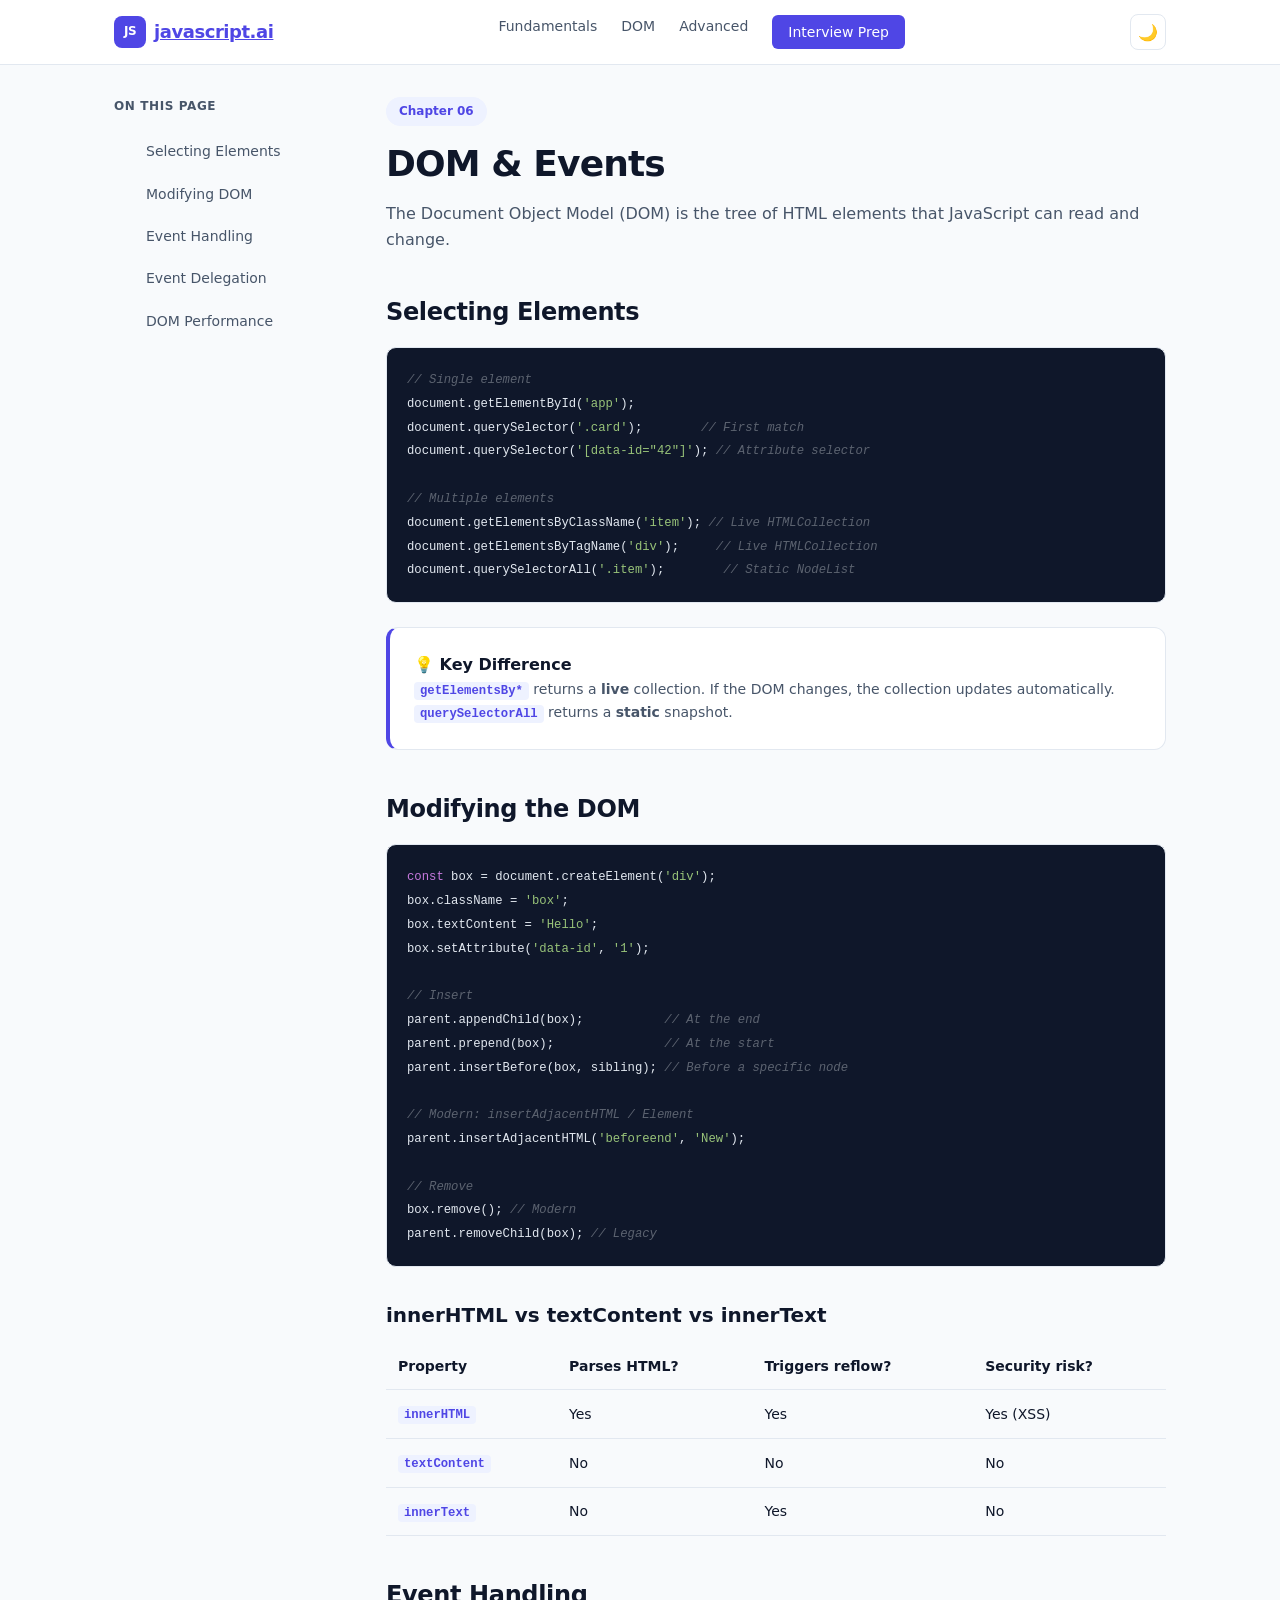
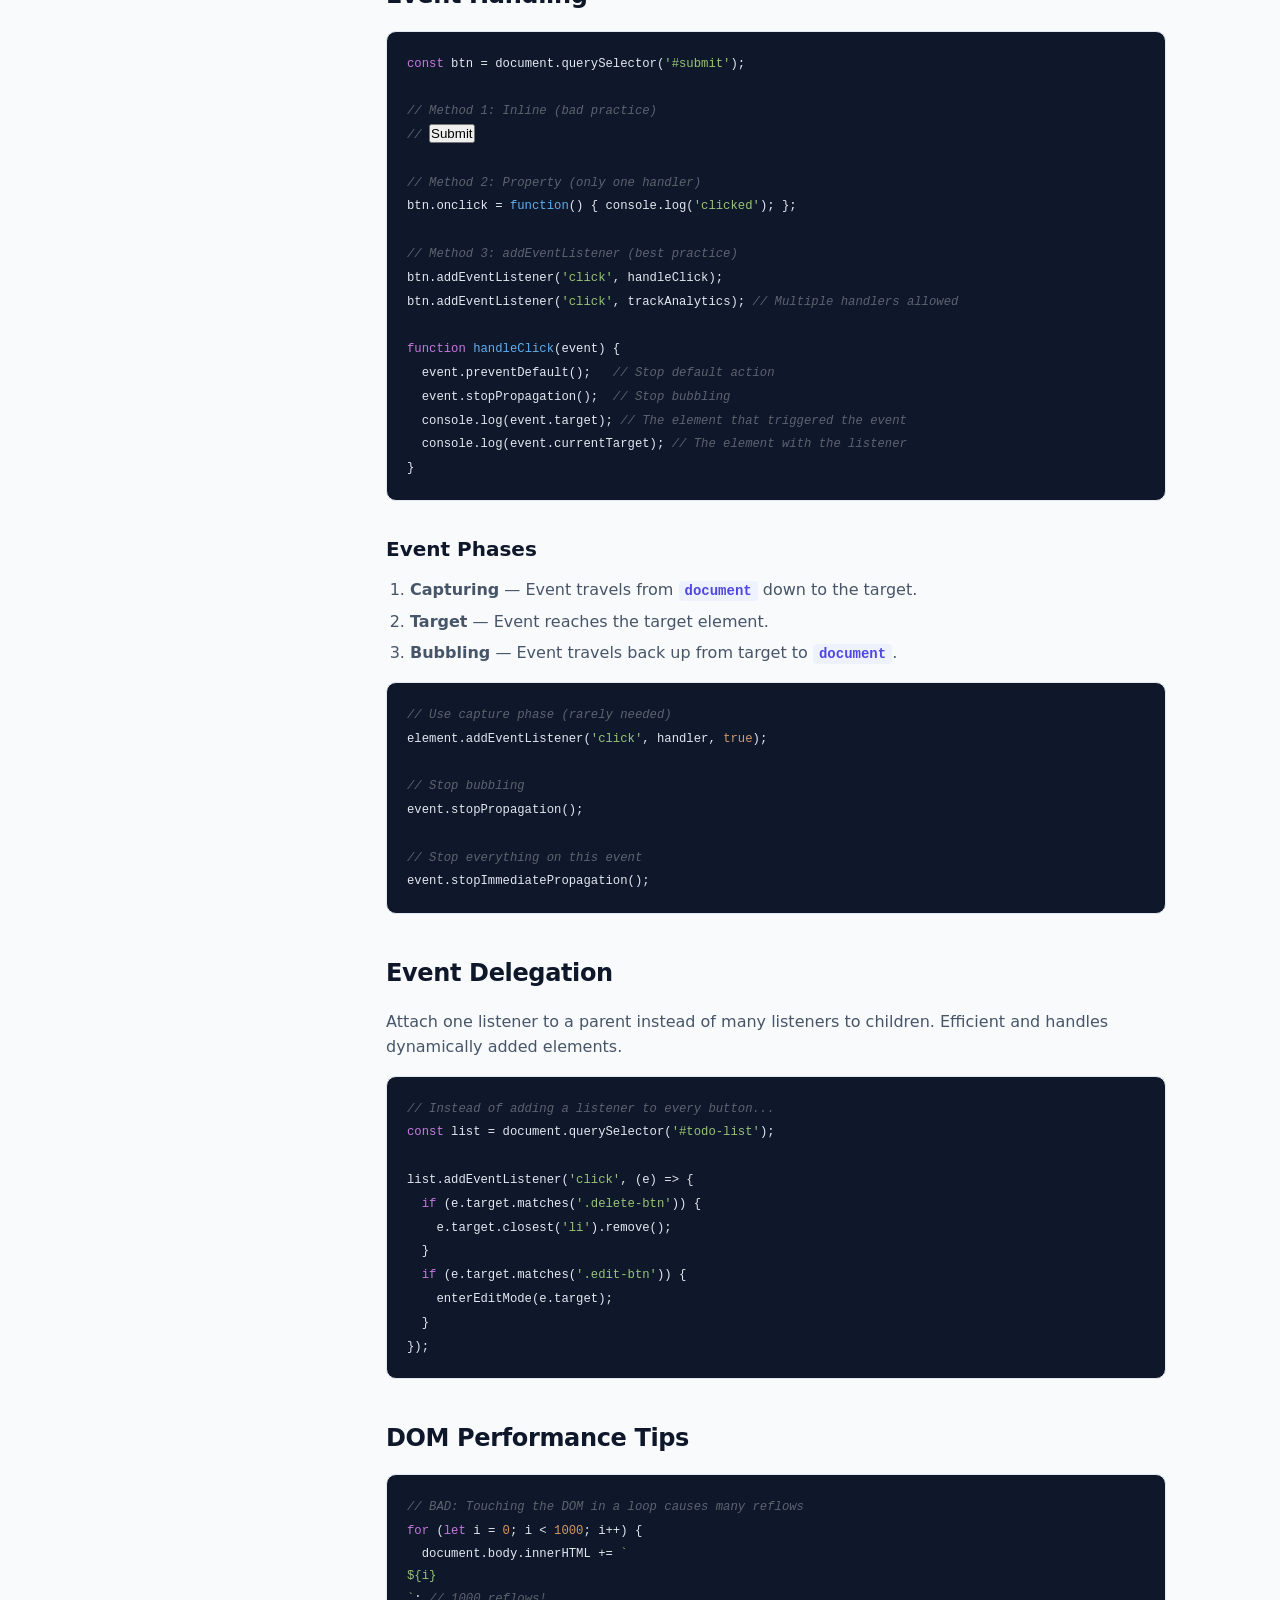
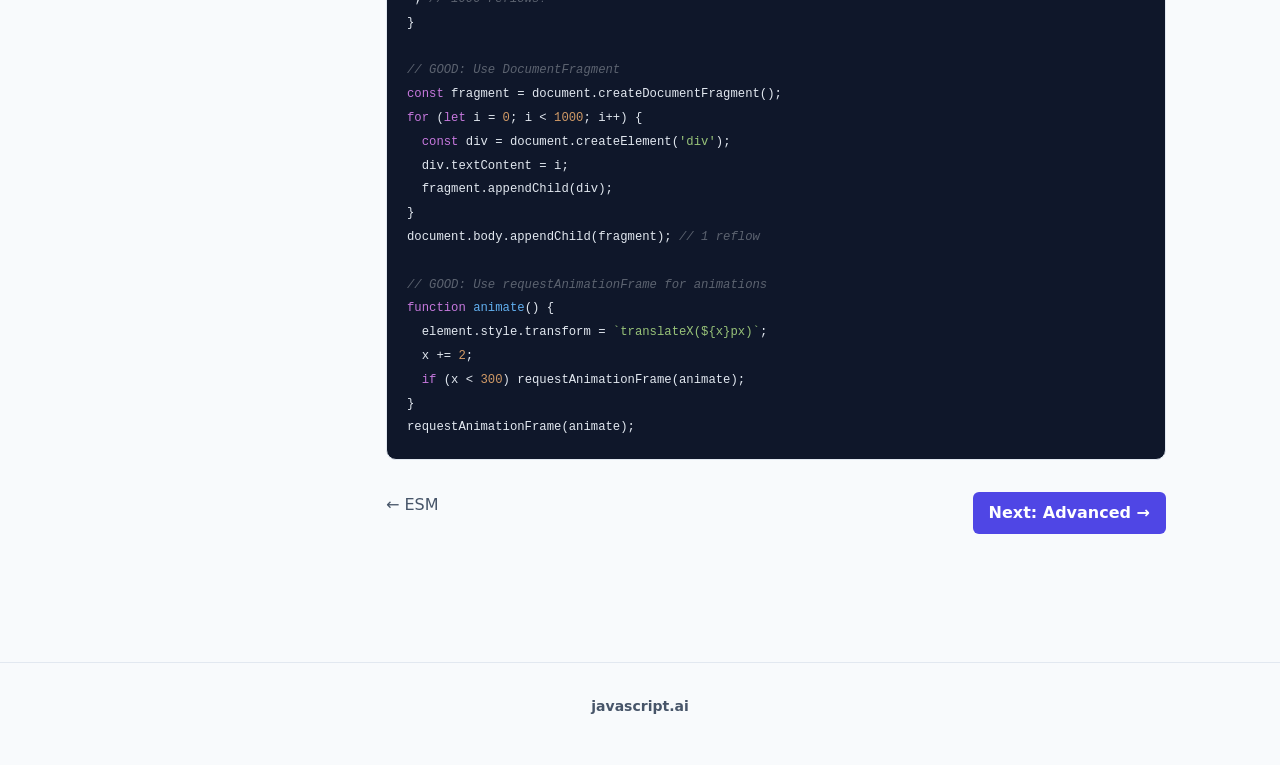
<file: dom.html>
<!doctype html>
<html lang="en">
  <head>
    <meta charset="UTF-8" />
    <meta name="viewport" content="width=device-width, initial-scale=1.0" />
    <title>DOM & Events — javascript.ai</title>
    <link rel="stylesheet" href="css/style.css" />
    <base target="_blank" />
  </head>
  <body>
    <nav class="navbar">
      <div class="container navbar-inner">
        <a href="index.html" class="logo"
          ><div class="logo-icon">JS</div>
          javascript.ai</a
        >
        <div class="nav-links">
          <a href="fundamentals.html">Fundamentals</a>
          <a href="dom.html">DOM</a>
          <a href="advanced.html">Advanced</a>
          <a href="interview.html" class="btn">Interview Prep</a>
        </div>
        <button class="theme-toggle">🌙</button>
        <button class="mobile-menu-btn">☰</button>
      </div>
      <div class="mobile-nav">
        <a href="index.html">Home</a>
        <a href="fundamentals.html">Fundamentals</a>
        <a href="dom.html">DOM & Events</a>
        <a href="advanced.html">Advanced</a>
        <a href="interview.html">Interview Prep</a>
      </div>
    </nav>

    <main class="container page-layout">
      <aside class="sidebar">
        <div class="sidebar-inner">
          <div class="sidebar-title">On This Page</div>
          <ul class="sidebar-list">
            <li><a href="#selecting">Selecting Elements</a></li>
            <li><a href="#modifying">Modifying DOM</a></li>
            <li><a href="#events">Event Handling</a></li>
            <li><a href="#delegation">Event Delegation</a></li>
            <li><a href="#performance">DOM Performance</a></li>
          </ul>
        </div>
      </aside>

      <article>
        <div class="badge badge-accent mb-4">Chapter 06</div>
        <h1>DOM & Events</h1>
        <p>
          The Document Object Model (DOM) is the tree of HTML elements that
          JavaScript can read and change.
        </p>

        <h2 id="selecting">Selecting Elements</h2>
        <pre><code><span class="code-comment">// Single element</span>
document.getElementById(<span class="code-string">'app'</span>);
document.querySelector(<span class="code-string">'.card'</span>);        <span class="code-comment">// First match</span>
document.querySelector(<span class="code-string">'[data-id="42"]'</span>); <span class="code-comment">// Attribute selector</span>

<span class="code-comment">// Multiple elements</span>
document.getElementsByClassName(<span class="code-string">'item'</span>); <span class="code-comment">// Live HTMLCollection</span>
document.getElementsByTagName(<span class="code-string">'div'</span>);     <span class="code-comment">// Live HTMLCollection</span>
document.querySelectorAll(<span class="code-string">'.item'</span>);        <span class="code-comment">// Static NodeList</span></code></pre>

        <div class="card" style="border-left: 4px solid var(--accent)">
          <strong>💡 Key Difference</strong>
          <p class="text-sm" style="margin-bottom: 0">
            <code>getElementsBy*</code> returns a
            <strong>live</strong> collection. If the DOM changes, the collection
            updates automatically. <code>querySelectorAll</code> returns a
            <strong>static</strong> snapshot.
          </p>
        </div>

        <h2 id="modifying">Modifying the DOM</h2>
        <pre><code><span class="code-keyword">const</span> box = document.createElement(<span class="code-string">'div'</span>);
box.className = <span class="code-string">'box'</span>;
box.textContent = <span class="code-string">'Hello'</span>;
box.setAttribute(<span class="code-string">'data-id'</span>, <span class="code-string">'1'</span>);

<span class="code-comment">// Insert</span>
parent.appendChild(box);           <span class="code-comment">// At the end</span>
parent.prepend(box);               <span class="code-comment">// At the start</span>
parent.insertBefore(box, sibling); <span class="code-comment">// Before a specific node</span>

<span class="code-comment">// Modern: insertAdjacentHTML / Element</span>
parent.insertAdjacentHTML(<span class="code-string">'beforeend'</span>, <span class="code-string">'<span>New</span>'</span>);

<span class="code-comment">// Remove</span>
box.remove(); <span class="code-comment">// Modern</span>
parent.removeChild(box); <span class="code-comment">// Legacy</span></code></pre>

        <h3>innerHTML vs textContent vs innerText</h3>
        <table>
          <tr>
            <th>Property</th>
            <th>Parses HTML?</th>
            <th>Triggers reflow?</th>
            <th>Security risk?</th>
          </tr>
          <tr>
            <td><code>innerHTML</code></td>
            <td>Yes</td>
            <td>Yes</td>
            <td>Yes (XSS)</td>
          </tr>
          <tr>
            <td><code>textContent</code></td>
            <td>No</td>
            <td>No</td>
            <td>No</td>
          </tr>
          <tr>
            <td><code>innerText</code></td>
            <td>No</td>
            <td>Yes</td>
            <td>No</td>
          </tr>
        </table>

        <h2 id="events">Event Handling</h2>
        <pre><code><span class="code-keyword">const</span> btn = document.querySelector(<span class="code-string">'#submit'</span>);

<span class="code-comment">// Method 1: Inline (bad practice)</span>
<span class="code-comment">// <button onclick="handle()">Submit</button></span>

<span class="code-comment">// Method 2: Property (only one handler)</span>
btn.onclick = <span class="code-function">function</span>() { console.log(<span class="code-string">'clicked'</span>); };

<span class="code-comment">// Method 3: addEventListener (best practice)</span>
btn.addEventListener(<span class="code-string">'click'</span>, handleClick);
btn.addEventListener(<span class="code-string">'click'</span>, trackAnalytics); <span class="code-comment">// Multiple handlers allowed</span>

<span class="code-keyword">function</span> <span class="code-function">handleClick</span>(event) {
  event.preventDefault();   <span class="code-comment">// Stop default action</span>
  event.stopPropagation();  <span class="code-comment">// Stop bubbling</span>
  console.log(event.target); <span class="code-comment">// The element that triggered the event</span>
  console.log(event.currentTarget); <span class="code-comment">// The element with the listener</span>
}</code></pre>

        <h3>Event Phases</h3>
        <ol>
          <li>
            <strong>Capturing</strong> — Event travels from
            <code>document</code> down to the target.
          </li>
          <li><strong>Target</strong> — Event reaches the target element.</li>
          <li>
            <strong>Bubbling</strong> — Event travels back up from target to
            <code>document</code>.
          </li>
        </ol>
        <pre><code><span class="code-comment">// Use capture phase (rarely needed)</span>
element.addEventListener(<span class="code-string">'click'</span>, handler, <span class="code-number">true</span>);

<span class="code-comment">// Stop bubbling</span>
event.stopPropagation();

<span class="code-comment">// Stop everything on this event</span>
event.stopImmediatePropagation();</code></pre>

        <h2 id="delegation">Event Delegation</h2>
        <p>
          Attach one listener to a parent instead of many listeners to children.
          Efficient and handles dynamically added elements.
        </p>
        <pre><code><span class="code-comment">// Instead of adding a listener to every button...</span>
<span class="code-keyword">const</span> list = document.querySelector(<span class="code-string">'#todo-list'</span>);

list.addEventListener(<span class="code-string">'click'</span>, (e) => {
  <span class="code-keyword">if</span> (e.target.matches(<span class="code-string">'.delete-btn'</span>)) {
    e.target.closest(<span class="code-string">'li'</span>).remove();
  }
  <span class="code-keyword">if</span> (e.target.matches(<span class="code-string">'.edit-btn'</span>)) {
    enterEditMode(e.target);
  }
});</code></pre>

        <h2 id="performance">DOM Performance Tips</h2>
        <pre><code><span class="code-comment">// BAD: Touching the DOM in a loop causes many reflows</span>
<span class="code-keyword">for</span> (<span class="code-keyword">let</span> i = <span class="code-number">0</span>; i < <span class="code-number">1000</span>; i++) {
  document.body.innerHTML += <span class="code-string">`<div>${i}</div>`</span>; <span class="code-comment">// 1000 reflows!</span>
}

<span class="code-comment">// GOOD: Use DocumentFragment</span>
<span class="code-keyword">const</span> fragment = document.createDocumentFragment();
<span class="code-keyword">for</span> (<span class="code-keyword">let</span> i = <span class="code-number">0</span>; i < <span class="code-number">1000</span>; i++) {
  <span class="code-keyword">const</span> div = document.createElement(<span class="code-string">'div'</span>);
  div.textContent = i;
  fragment.appendChild(div);
}
document.body.appendChild(fragment); <span class="code-comment">// 1 reflow</span>

<span class="code-comment">// GOOD: Use requestAnimationFrame for animations</span>
<span class="code-keyword">function</span> <span class="code-function">animate</span>() {
  element.style.transform = <span class="code-string">`translateX(${x}px)`</span>;
  x += <span class="code-number">2</span>;
  <span class="code-keyword">if</span> (x < <span class="code-number">300</span>) requestAnimationFrame(animate);
}
requestAnimationFrame(animate);</code></pre>

        <div class="mt-8" style="display: flex; justify-content: space-between">
          <a
            href="modules.html"
            style="color: var(--text-secondary); text-decoration: none"
            >← ESM</a
          >
          <a
            href="advanced.html"
            style="
              padding: 0.5rem 1rem;
              background: var(--accent);
              color: white;
              border-radius: 6px;
              text-decoration: none;
              font-weight: 600;
            "
            >Next: Advanced →</a
          >
        </div>
      </article>
    </main>

    <footer class="footer">
      <div class="container">
        <p><strong>javascript.ai</strong></p>
      </div>
    </footer>
    <script src="js/main.js"></script>
  </body>
</html>
</file>
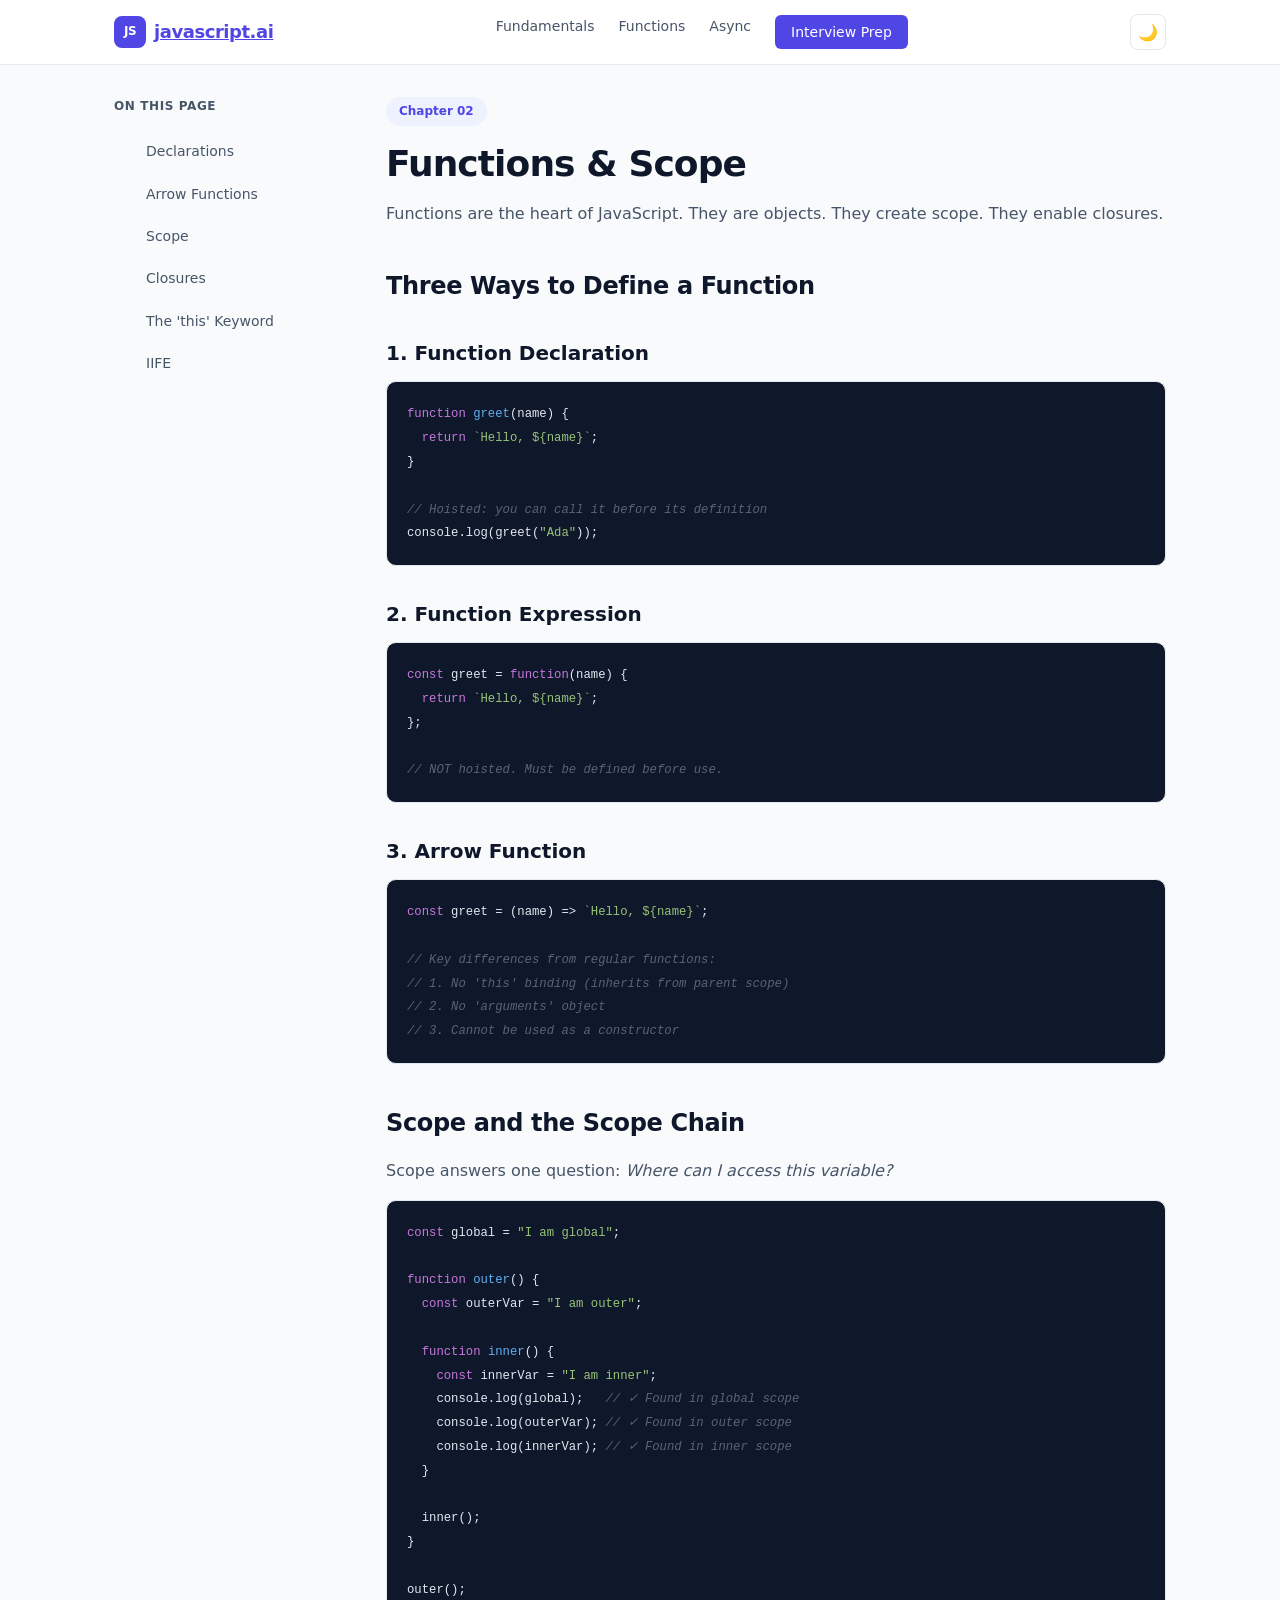
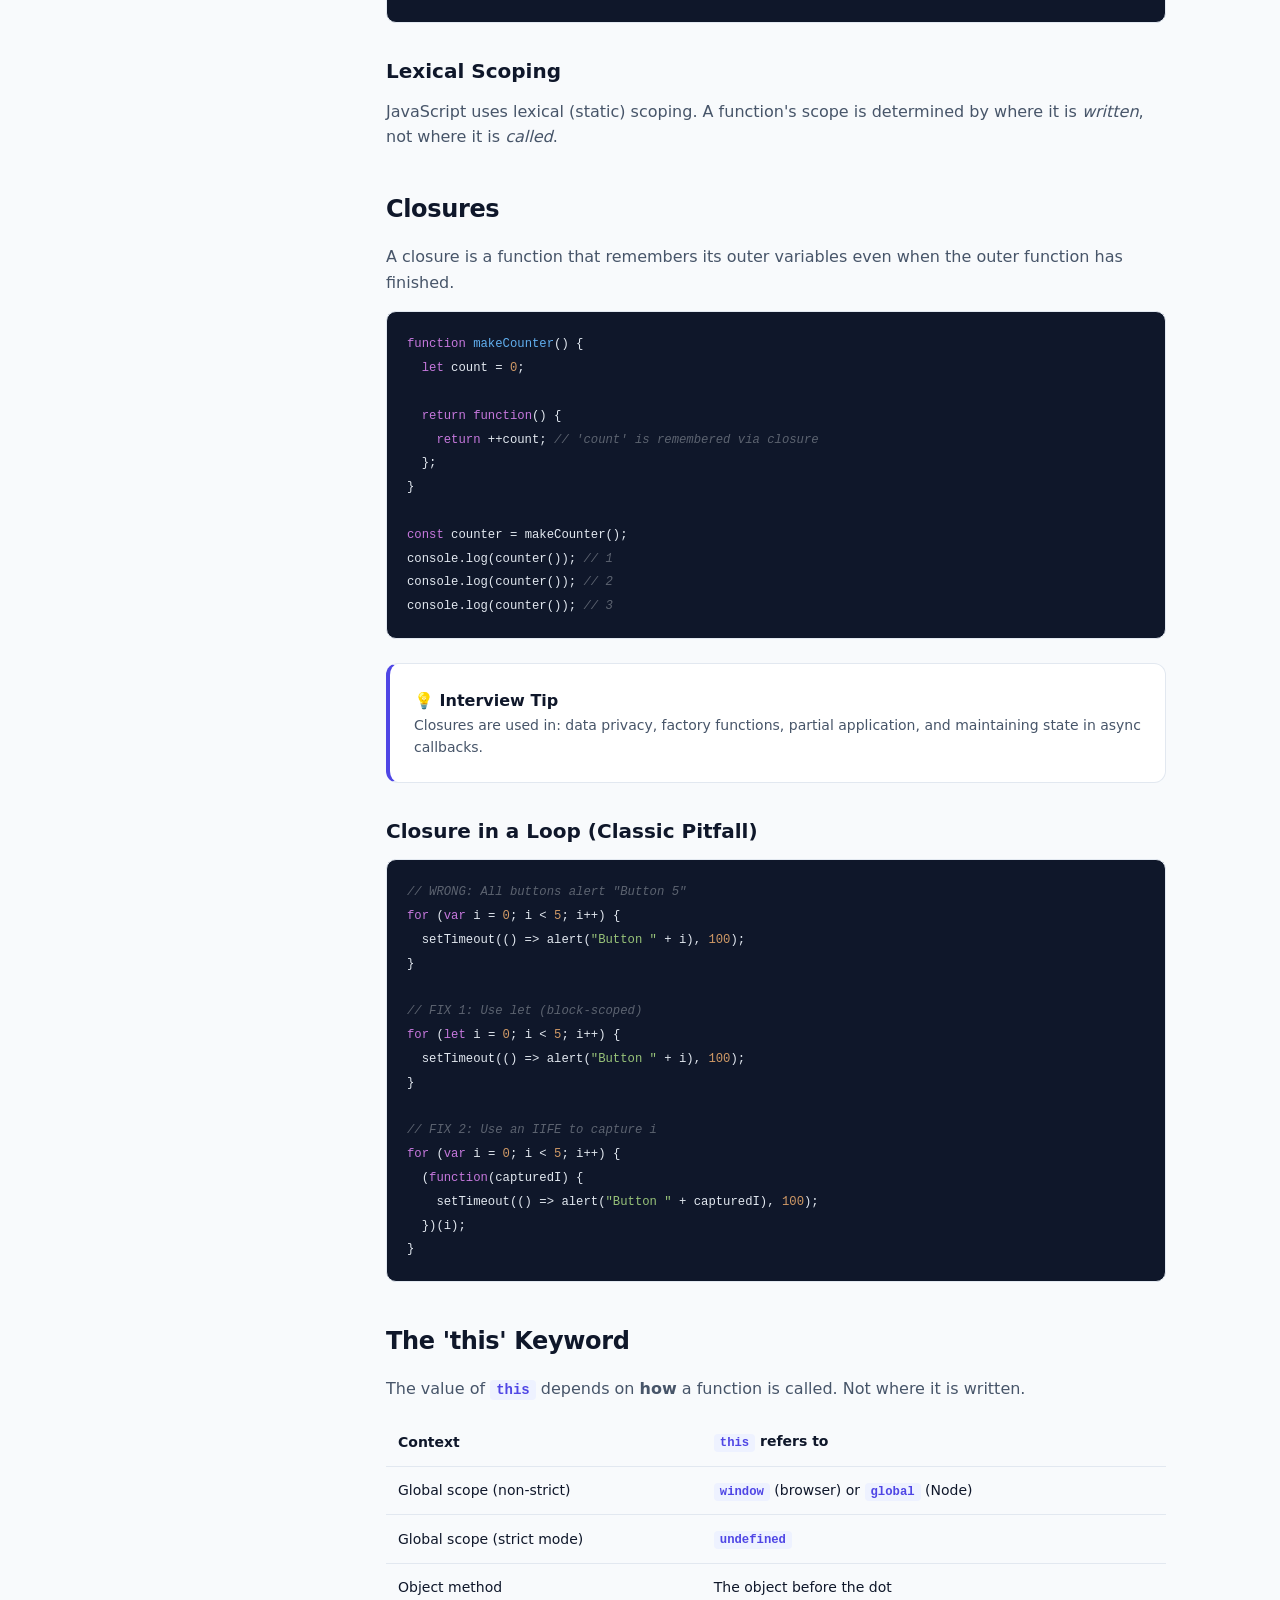
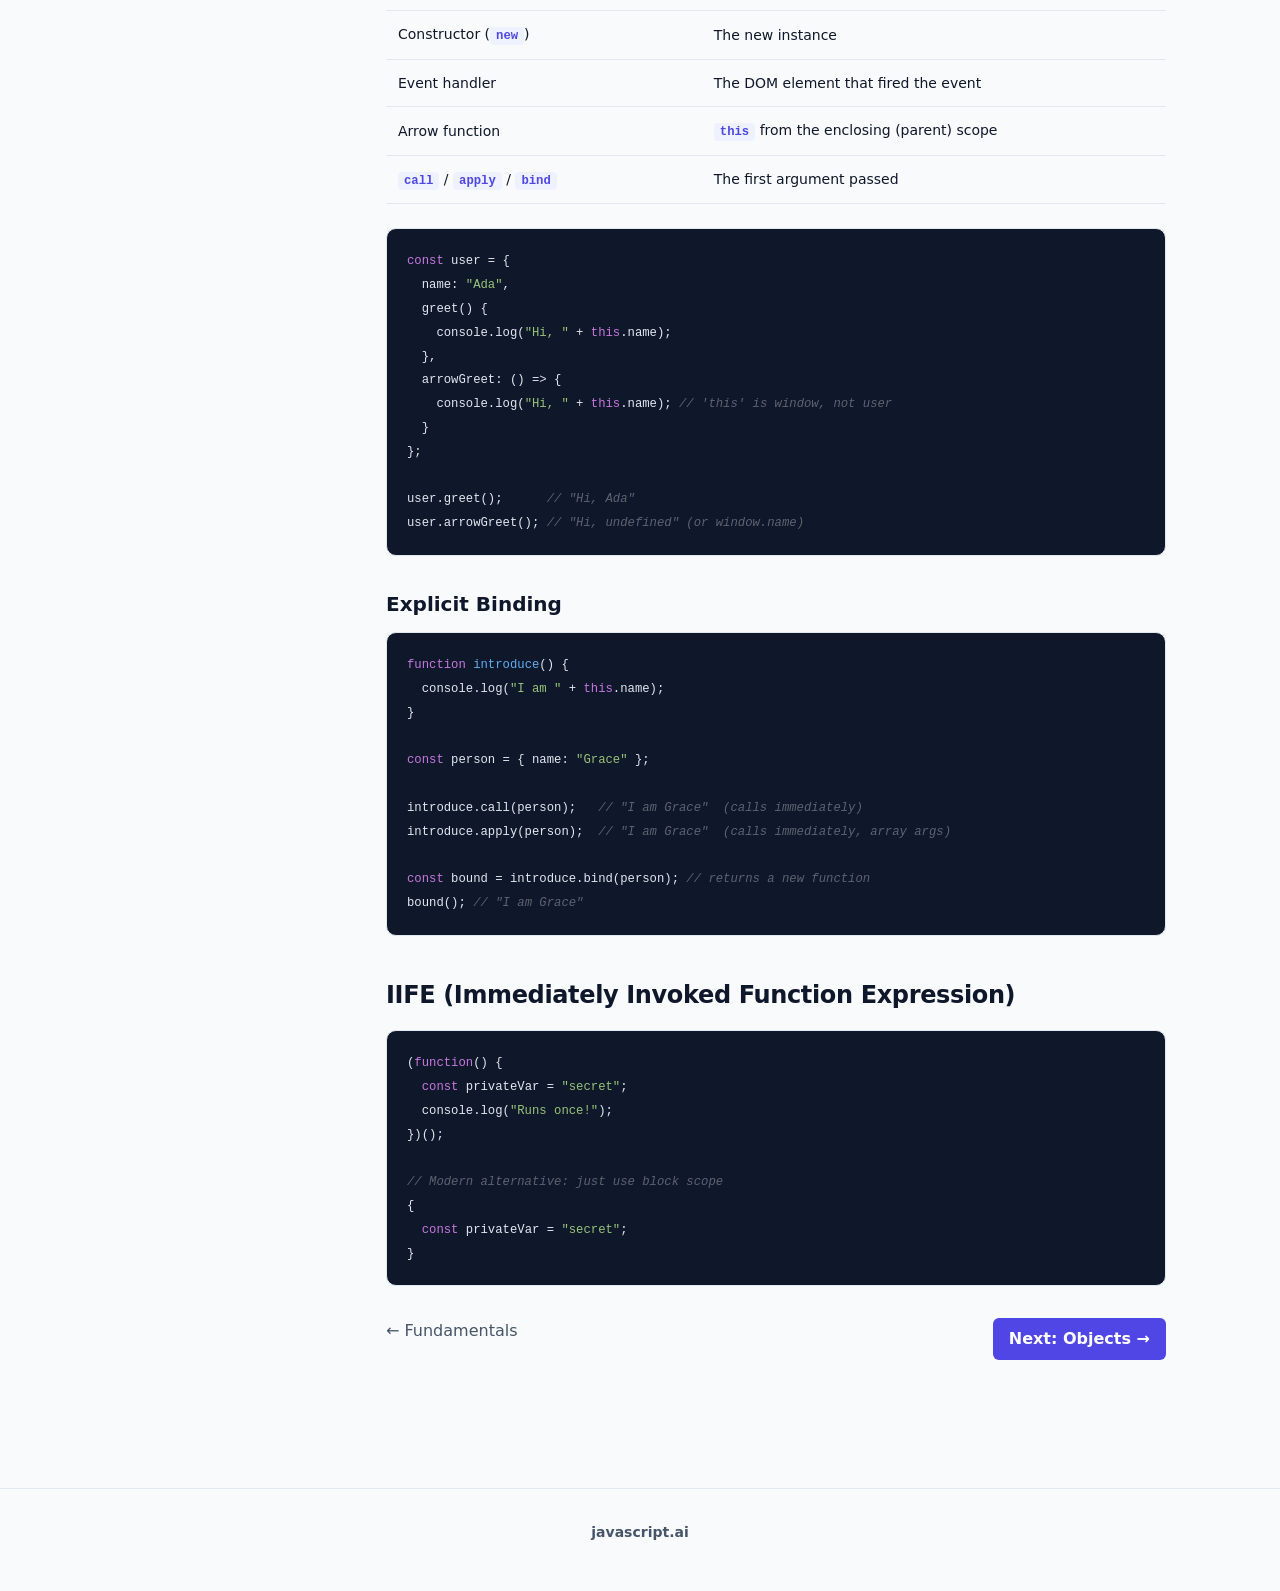
<file: functions.html>
<!doctype html>
<html lang="en">
  <head>
    <meta charset="UTF-8" />
    <meta name="viewport" content="width=device-width, initial-scale=1.0" />
    <title>Functions & Scope — javascript.ai</title>
    <link rel="stylesheet" href="css/style.css" />
  </head>
  <body>
    <nav class="navbar">
      <div class="container navbar-inner">
        <a href="index.html" class="logo"
          ><div class="logo-icon">JS</div>
          javascript.ai</a
        >
        <div class="nav-links">
          <a href="fundamentals.html">Fundamentals</a>
          <a href="functions.html">Functions</a>
          <a href="async.html">Async</a>
          <a href="interview.html" class="btn">Interview Prep</a>
        </div>
        <button class="theme-toggle">🌙</button>
        <button class="mobile-menu-btn">☰</button>
      </div>
      <div class="mobile-nav">
        <a href="index.html">Home</a>
        <a href="fundamentals.html">Fundamentals</a>
        <a href="functions.html">Functions & Scope</a>
        <a href="objects-classes.html">Objects & Classes</a>
        <a href="async.html">Async</a>
        <a href="interview.html">Interview Prep</a>
      </div>
    </nav>

    <main class="container page-layout">
      <aside class="sidebar">
        <div class="sidebar-inner">
          <div class="sidebar-title">On This Page</div>
          <ul class="sidebar-list">
            <li><a href="#declarations">Declarations</a></li>
            <li><a href="#arrow">Arrow Functions</a></li>
            <li><a href="#scope">Scope</a></li>
            <li><a href="#closures">Closures</a></li>
            <li><a href="#this">The 'this' Keyword</a></li>
            <li><a href="#iife">IIFE</a></li>
          </ul>
        </div>
      </aside>

      <article>
        <div class="badge badge-accent mb-4">Chapter 02</div>
        <h1>Functions & Scope</h1>
        <p>
          Functions are the heart of JavaScript. They are objects. They create
          scope. They enable closures.
        </p>

        <h2 id="declarations">Three Ways to Define a Function</h2>

        <h3>1. Function Declaration</h3>
        <pre><code><span class="code-keyword">function</span> <span class="code-function">greet</span>(name) {
  <span class="code-keyword">return</span> <span class="code-string">`Hello, ${name}`</span>;
}

<span class="code-comment">// Hoisted: you can call it before its definition</span>
console.log(greet(<span class="code-string">"Ada"</span>));</code></pre>

        <h3>2. Function Expression</h3>
        <pre><code><span class="code-keyword">const</span> greet = <span class="code-keyword">function</span>(name) {
  <span class="code-keyword">return</span> <span class="code-string">`Hello, ${name}`</span>;
};

<span class="code-comment">// NOT hoisted. Must be defined before use.</span></code></pre>

        <h3>3. Arrow Function</h3>
        <pre><code><span class="code-keyword">const</span> greet = (name) => <span class="code-string">`Hello, ${name}`</span>;

<span class="code-comment">// Key differences from regular functions:</span>
<span class="code-comment">// 1. No 'this' binding (inherits from parent scope)</span>
<span class="code-comment">// 2. No 'arguments' object</span>
<span class="code-comment">// 3. Cannot be used as a constructor</span></code></pre>

        <h2 id="scope">Scope and the Scope Chain</h2>
        <p>
          Scope answers one question: <em>Where can I access this variable?</em>
        </p>

        <pre><code><span class="code-keyword">const</span> global = <span class="code-string">"I am global"</span>;

<span class="code-keyword">function</span> <span class="code-function">outer</span>() {
  <span class="code-keyword">const</span> outerVar = <span class="code-string">"I am outer"</span>;
  
  <span class="code-keyword">function</span> <span class="code-function">inner</span>() {
    <span class="code-keyword">const</span> innerVar = <span class="code-string">"I am inner"</span>;
    console.log(global);   <span class="code-comment">// ✓ Found in global scope</span>
    console.log(outerVar); <span class="code-comment">// ✓ Found in outer scope</span>
    console.log(innerVar); <span class="code-comment">// ✓ Found in inner scope</span>
  }
  
  inner();
}

outer();</code></pre>

        <h3>Lexical Scoping</h3>
        <p>
          JavaScript uses lexical (static) scoping. A function's scope is
          determined by where it is <em>written</em>, not where it is
          <em>called</em>.
        </p>

        <h2 id="closures">Closures</h2>
        <p>
          A closure is a function that remembers its outer variables even when
          the outer function has finished.
        </p>

        <pre><code><span class="code-keyword">function</span> <span class="code-function">makeCounter</span>() {
  <span class="code-keyword">let</span> count = <span class="code-number">0</span>;
  
  <span class="code-keyword">return</span> <span class="code-keyword">function</span>() {
    <span class="code-keyword">return</span> ++count; <span class="code-comment">// 'count' is remembered via closure</span>
  };
}

<span class="code-keyword">const</span> counter = makeCounter();
console.log(counter()); <span class="code-comment">// 1</span>
console.log(counter()); <span class="code-comment">// 2</span>
console.log(counter()); <span class="code-comment">// 3</span></code></pre>

        <div class="card" style="border-left: 4px solid var(--accent)">
          <strong>💡 Interview Tip</strong>
          <p class="text-sm" style="margin-bottom: 0">
            Closures are used in: data privacy, factory functions, partial
            application, and maintaining state in async callbacks.
          </p>
        </div>

        <h3>Closure in a Loop (Classic Pitfall)</h3>
        <pre><code><span class="code-comment">// WRONG: All buttons alert "Button 5"</span>
<span class="code-keyword">for</span> (<span class="code-keyword">var</span> i = <span class="code-number">0</span>; i < <span class="code-number">5</span>; i++) {
  setTimeout(() => alert(<span class="code-string">"Button "</span> + i), <span class="code-number">100</span>);
}

<span class="code-comment">// FIX 1: Use let (block-scoped)</span>
<span class="code-keyword">for</span> (<span class="code-keyword">let</span> i = <span class="code-number">0</span>; i < <span class="code-number">5</span>; i++) {
  setTimeout(() => alert(<span class="code-string">"Button "</span> + i), <span class="code-number">100</span>);
}

<span class="code-comment">// FIX 2: Use an IIFE to capture i</span>
<span class="code-keyword">for</span> (<span class="code-keyword">var</span> i = <span class="code-number">0</span>; i < <span class="code-number">5</span>; i++) {
  (<span class="code-keyword">function</span>(capturedI) {
    setTimeout(() => alert(<span class="code-string">"Button "</span> + capturedI), <span class="code-number">100</span>);
  })(i);
}</code></pre>

        <h2 id="this">The 'this' Keyword</h2>
        <p>
          The value of <code>this</code> depends on <strong>how</strong> a
          function is called. Not where it is written.
        </p>

        <table>
          <tr>
            <th>Context</th>
            <th><code>this</code> refers to</th>
          </tr>
          <tr>
            <td>Global scope (non-strict)</td>
            <td><code>window</code> (browser) or <code>global</code> (Node)</td>
          </tr>
          <tr>
            <td>Global scope (strict mode)</td>
            <td><code>undefined</code></td>
          </tr>
          <tr>
            <td>Object method</td>
            <td>The object before the dot</td>
          </tr>
          <tr>
            <td>Constructor (<code>new</code>)</td>
            <td>The new instance</td>
          </tr>
          <tr>
            <td>Event handler</td>
            <td>The DOM element that fired the event</td>
          </tr>
          <tr>
            <td>Arrow function</td>
            <td><code>this</code> from the enclosing (parent) scope</td>
          </tr>
          <tr>
            <td><code>call</code> / <code>apply</code> / <code>bind</code></td>
            <td>The first argument passed</td>
          </tr>
        </table>

        <pre><code><span class="code-keyword">const</span> user = {
  name: <span class="code-string">"Ada"</span>,
  greet() {
    console.log(<span class="code-string">"Hi, "</span> + <span class="code-keyword">this</span>.name);
  },
  arrowGreet: () => {
    console.log(<span class="code-string">"Hi, "</span> + <span class="code-keyword">this</span>.name); <span class="code-comment">// 'this' is window, not user</span>
  }
};

user.greet();      <span class="code-comment">// "Hi, Ada"</span>
user.arrowGreet(); <span class="code-comment">// "Hi, undefined" (or window.name)</span></code></pre>

        <h3>Explicit Binding</h3>
        <pre><code><span class="code-keyword">function</span> <span class="code-function">introduce</span>() {
  console.log(<span class="code-string">"I am "</span> + <span class="code-keyword">this</span>.name);
}

<span class="code-keyword">const</span> person = { name: <span class="code-string">"Grace"</span> };

introduce.call(person);   <span class="code-comment">// "I am Grace"  (calls immediately)</span>
introduce.apply(person);  <span class="code-comment">// "I am Grace"  (calls immediately, array args)</span>

<span class="code-keyword">const</span> bound = introduce.bind(person); <span class="code-comment">// returns a new function</span>
bound(); <span class="code-comment">// "I am Grace"</span></code></pre>

        <h2 id="iife">IIFE (Immediately Invoked Function Expression)</h2>
        <pre><code>(<span class="code-keyword">function</span>() {
  <span class="code-keyword">const</span> privateVar = <span class="code-string">"secret"</span>;
  console.log(<span class="code-string">"Runs once!"</span>);
})();

<span class="code-comment">// Modern alternative: just use block scope</span>
{
  <span class="code-keyword">const</span> privateVar = <span class="code-string">"secret"</span>;
}</code></pre>

        <div class="mt-8" style="display: flex; justify-content: space-between">
          <a
            href="fundamentals.html"
            style="color: var(--text-secondary); text-decoration: none"
            >← Fundamentals</a
          >
          <a
            href="objects-classes.html"
            style="
              padding: 0.5rem 1rem;
              background: var(--accent);
              color: white;
              border-radius: 6px;
              text-decoration: none;
              font-weight: 600;
            "
            >Next: Objects →</a
          >
        </div>
      </article>
    </main>

    <footer class="footer">
      <div class="container">
        <p><strong>javascript.ai</strong></p>
      </div>
    </footer>
    <script src="js/main.js"></script>
  </body>
</html>
</file>
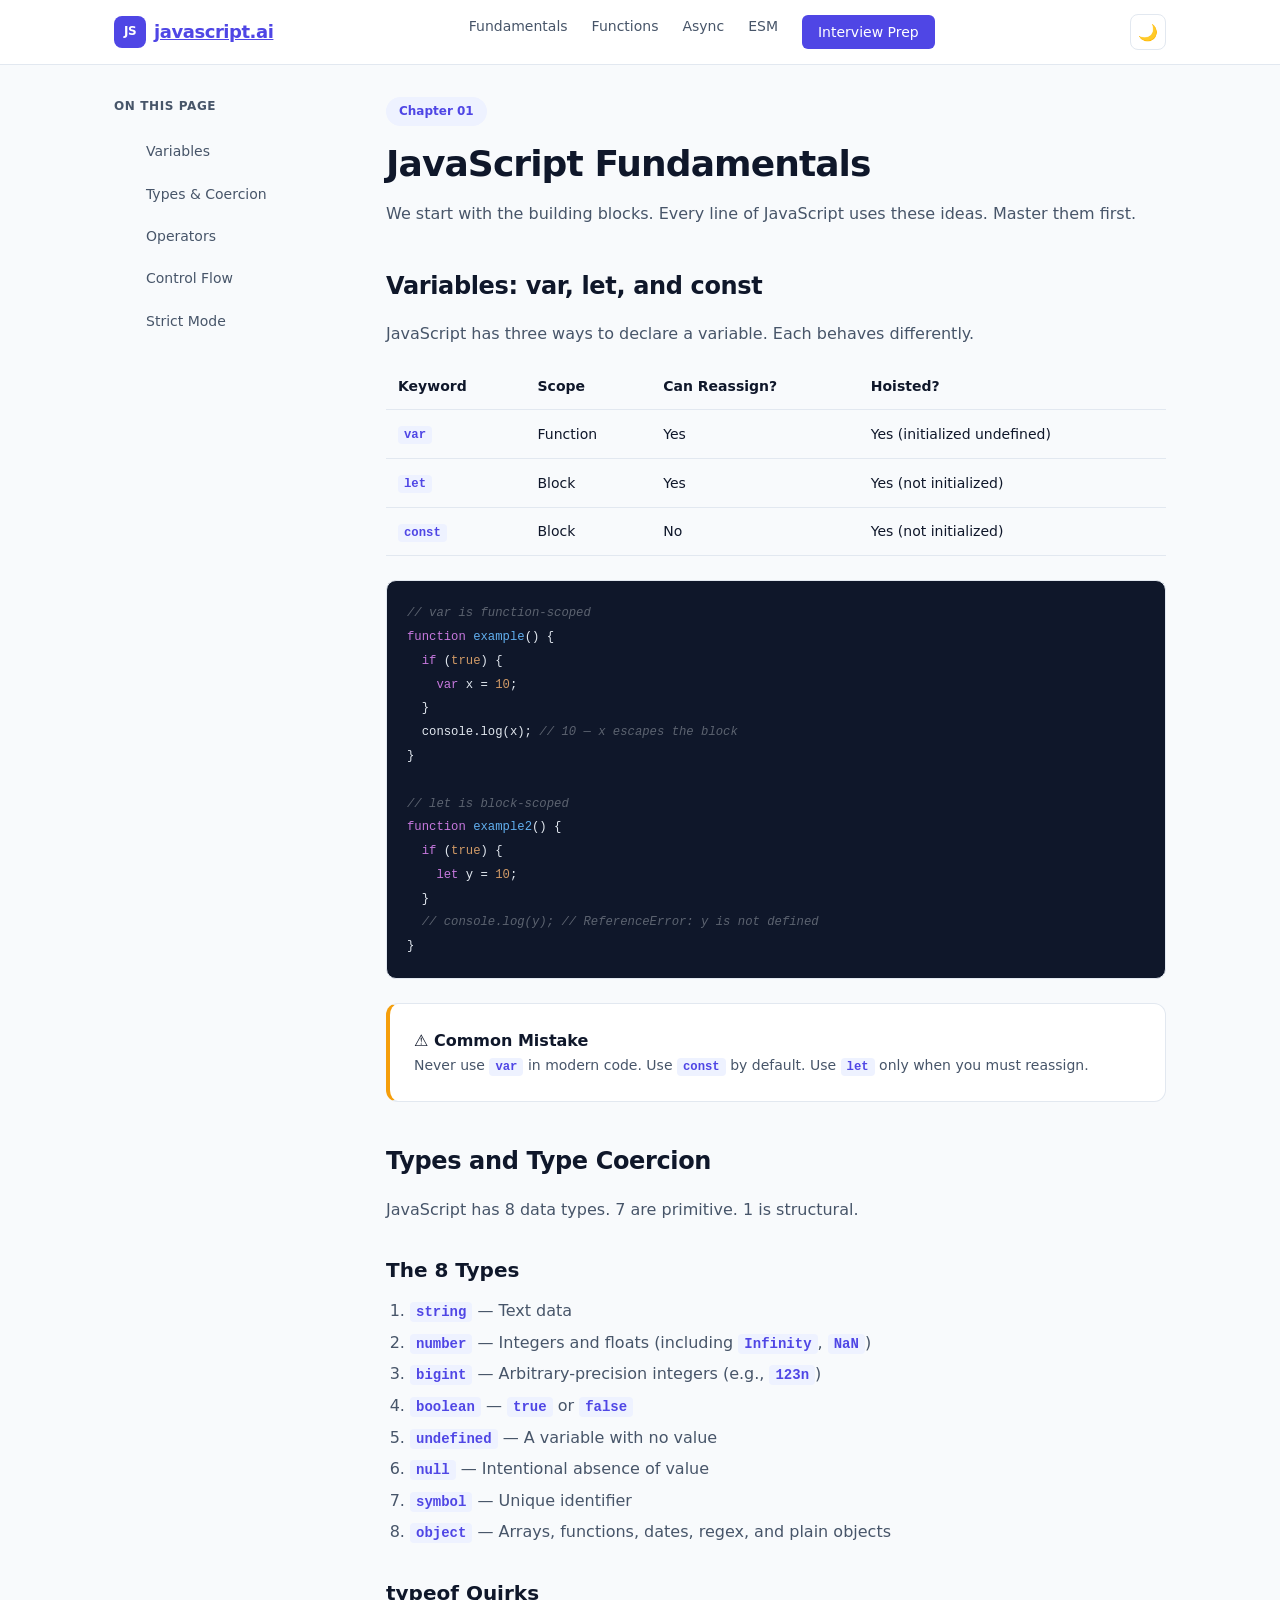
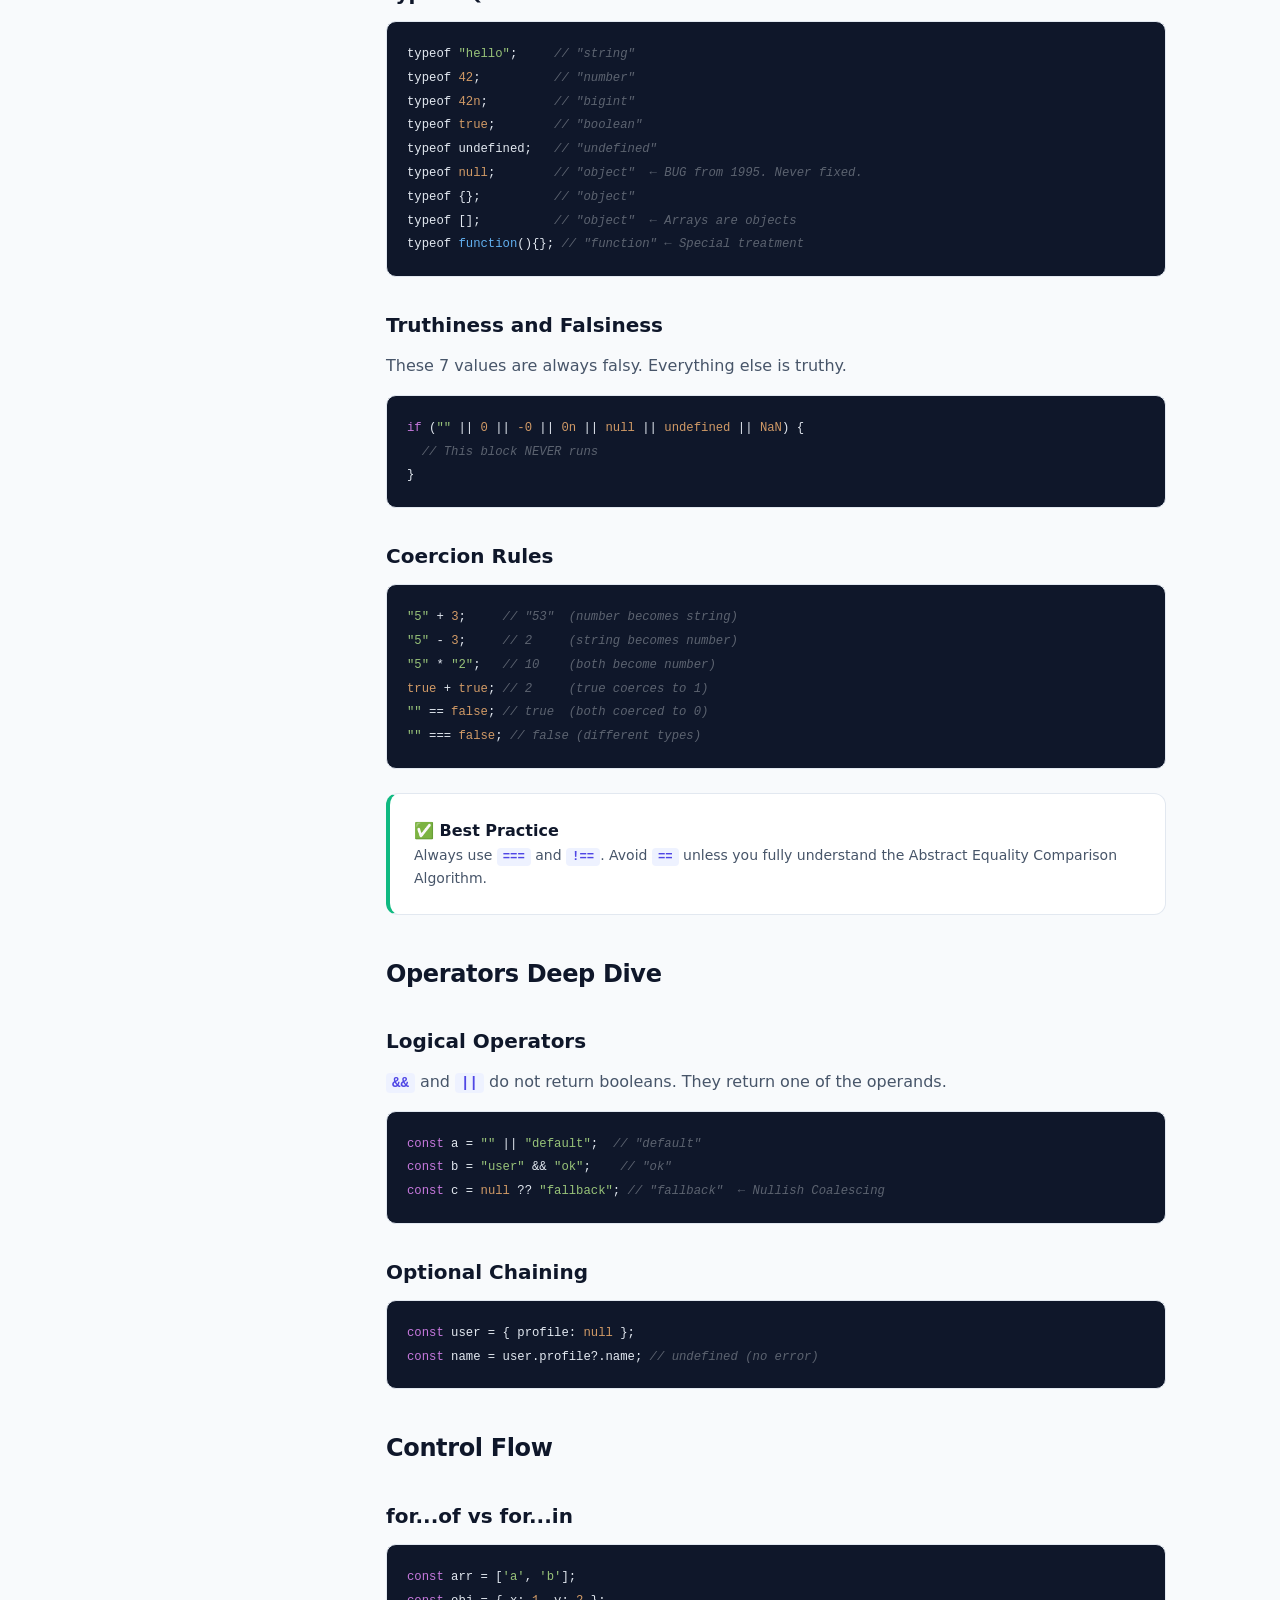
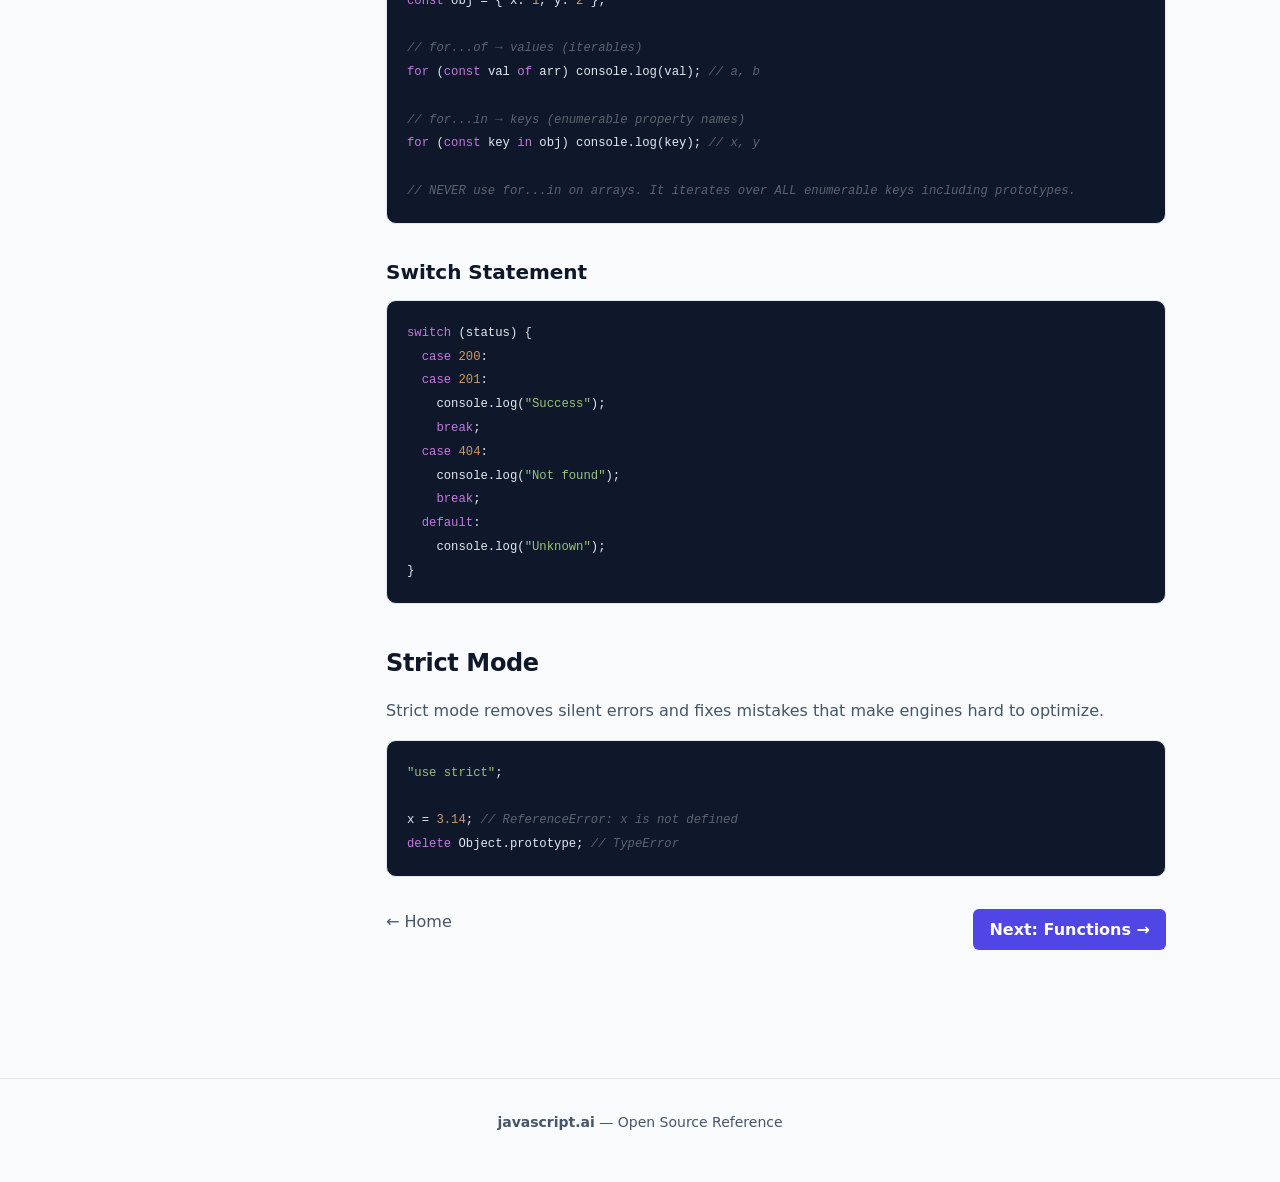
<file: fundamentals.html>
<!doctype html>
<html lang="en">
  <head>
    <meta charset="UTF-8" />
    <meta name="viewport" content="width=device-width, initial-scale=1.0" />
    <title>Fundamentals — javascript.ai</title>
    <link rel="stylesheet" href="css/style.css" />
  </head>
  <body>
    <nav class="navbar">
      <div class="container navbar-inner">
        <a href="index.html" class="logo"
          ><div class="logo-icon">JS</div>
          javascript.ai</a
        >
        <div class="nav-links">
          <a href="fundamentals.html">Fundamentals</a>
          <a href="functions.html">Functions</a>
          <a href="async.html">Async</a>
          <a href="modules.html">ESM</a>
          <a href="interview.html" class="btn">Interview Prep</a>
        </div>
        <button class="theme-toggle" aria-label="Toggle theme">🌙</button>
        <button class="mobile-menu-btn">☰</button>
      </div>
      <div class="mobile-nav">
        <a href="index.html">Home</a>
        <a href="fundamentals.html">Fundamentals</a>
        <a href="functions.html">Functions & Scope</a>
        <a href="objects-classes.html">Objects & Classes</a>
        <a href="async.html">Async JavaScript</a>
        <a href="modules.html">ESM & Modules</a>
        <a href="interview.html">Interview Prep</a>
      </div>
    </nav>

    <main class="container page-layout">
      <aside class="sidebar">
        <div class="sidebar-inner">
          <div class="sidebar-title">On This Page</div>
          <ul class="sidebar-list">
            <li><a href="#vars">Variables</a></li>
            <li><a href="#types">Types & Coercion</a></li>
            <li><a href="#operators">Operators</a></li>
            <li><a href="#control">Control Flow</a></li>
            <li><a href="#strict">Strict Mode</a></li>
          </ul>
        </div>
      </aside>

      <article>
        <div class="badge badge-accent mb-4">Chapter 01</div>
        <h1>JavaScript Fundamentals</h1>
        <p>
          We start with the building blocks. Every line of JavaScript uses these
          ideas. Master them first.
        </p>

        <h2 id="vars">Variables: var, let, and const</h2>
        <p>
          JavaScript has three ways to declare a variable. Each behaves
          differently.
        </p>

        <table>
          <tr>
            <th>Keyword</th>
            <th>Scope</th>
            <th>Can Reassign?</th>
            <th>Hoisted?</th>
          </tr>
          <tr>
            <td><code>var</code></td>
            <td>Function</td>
            <td>Yes</td>
            <td>Yes (initialized undefined)</td>
          </tr>
          <tr>
            <td><code>let</code></td>
            <td>Block</td>
            <td>Yes</td>
            <td>Yes (not initialized)</td>
          </tr>
          <tr>
            <td><code>const</code></td>
            <td>Block</td>
            <td>No</td>
            <td>Yes (not initialized)</td>
          </tr>
        </table>

        <pre><code><span class="code-comment">// var is function-scoped</span>
<span class="code-keyword">function</span> <span class="code-function">example</span>() {
  <span class="code-keyword">if</span> (<span class="code-number">true</span>) {
    <span class="code-keyword">var</span> x = <span class="code-number">10</span>;
  }
  console.log(x); <span class="code-comment">// 10 — x escapes the block</span>
}

<span class="code-comment">// let is block-scoped</span>
<span class="code-keyword">function</span> <span class="code-function">example2</span>() {
  <span class="code-keyword">if</span> (<span class="code-number">true</span>) {
    <span class="code-keyword">let</span> y = <span class="code-number">10</span>;
  }
  <span class="code-comment">// console.log(y); // ReferenceError: y is not defined</span>
}</code></pre>

        <div class="card" style="border-left: 4px solid var(--warning)">
          <strong>⚠️ Common Mistake</strong>
          <p class="text-sm" style="margin-bottom: 0">
            Never use <code>var</code> in modern code. Use <code>const</code> by
            default. Use <code>let</code> only when you must reassign.
          </p>
        </div>

        <h2 id="types">Types and Type Coercion</h2>
        <p>JavaScript has 8 data types. 7 are primitive. 1 is structural.</p>

        <h3>The 8 Types</h3>
        <ol>
          <li><code>string</code> — Text data</li>
          <li>
            <code>number</code> — Integers and floats (including
            <code>Infinity</code>, <code>NaN</code>)
          </li>
          <li>
            <code>bigint</code> — Arbitrary-precision integers (e.g.,
            <code>123n</code>)
          </li>
          <li>
            <code>boolean</code> — <code>true</code> or <code>false</code>
          </li>
          <li><code>undefined</code> — A variable with no value</li>
          <li><code>null</code> — Intentional absence of value</li>
          <li><code>symbol</code> — Unique identifier</li>
          <li>
            <code>object</code> — Arrays, functions, dates, regex, and plain
            objects
          </li>
        </ol>

        <h3>typeof Quirks</h3>
        <pre><code>typeof <span class="code-string">"hello"</span>;     <span class="code-comment">// "string"</span>
typeof <span class="code-number">42</span>;          <span class="code-comment">// "number"</span>
typeof <span class="code-number">42n</span>;         <span class="code-comment">// "bigint"</span>
typeof <span class="code-number">true</span>;        <span class="code-comment">// "boolean"</span>
typeof undefined;   <span class="code-comment">// "undefined"</span>
typeof <span class="code-number">null</span>;        <span class="code-comment">// "object"  ← BUG from 1995. Never fixed.</span>
typeof {};          <span class="code-comment">// "object"</span>
typeof [];          <span class="code-comment">// "object"  ← Arrays are objects</span>
typeof <span class="code-function">function</span>(){}; <span class="code-comment">// "function" ← Special treatment</span></code></pre>

        <h3>Truthiness and Falsiness</h3>
        <p>These 7 values are always falsy. Everything else is truthy.</p>
        <pre><code><span class="code-keyword">if</span> (<span class="code-string">""</span> || <span class="code-number">0</span> || <span class="code-number">-0</span> || <span class="code-number">0n</span> || <span class="code-number">null</span> || <span class="code-number">undefined</span> || <span class="code-number">NaN</span>) {
  <span class="code-comment">// This block NEVER runs</span>
}</code></pre>

        <h3>Coercion Rules</h3>
        <pre><code><span class="code-string">"5"</span> + <span class="code-number">3</span>;     <span class="code-comment">// "53"  (number becomes string)</span>
<span class="code-string">"5"</span> - <span class="code-number">3</span>;     <span class="code-comment">// 2     (string becomes number)</span>
<span class="code-string">"5"</span> * <span class="code-string">"2"</span>;   <span class="code-comment">// 10    (both become number)</span>
<span class="code-number">true</span> + <span class="code-number">true</span>; <span class="code-comment">// 2     (true coerces to 1)</span>
<span class="code-string">""</span> == <span class="code-number">false</span>; <span class="code-comment">// true  (both coerced to 0)</span>
<span class="code-string">""</span> === <span class="code-number">false</span>; <span class="code-comment">// false (different types)</span></code></pre>

        <div class="card" style="border-left: 4px solid var(--success)">
          <strong>✅ Best Practice</strong>
          <p class="text-sm" style="margin-bottom: 0">
            Always use <code>===</code> and <code>!==</code>. Avoid
            <code>==</code> unless you fully understand the Abstract Equality
            Comparison Algorithm.
          </p>
        </div>

        <h2 id="operators">Operators Deep Dive</h2>

        <h3>Logical Operators</h3>
        <p>
          <code>&&</code> and <code>||</code> do not return booleans. They
          return one of the operands.
        </p>
        <pre><code><span class="code-keyword">const</span> a = <span class="code-string">""</span> || <span class="code-string">"default"</span>;  <span class="code-comment">// "default"</span>
<span class="code-keyword">const</span> b = <span class="code-string">"user"</span> && <span class="code-string">"ok"</span>;    <span class="code-comment">// "ok"</span>
<span class="code-keyword">const</span> c = <span class="code-number">null</span> ?? <span class="code-string">"fallback"</span>; <span class="code-comment">// "fallback"  ← Nullish Coalescing</span></code></pre>

        <h3>Optional Chaining</h3>
        <pre><code><span class="code-keyword">const</span> user = { profile: <span class="code-number">null</span> };
<span class="code-keyword">const</span> name = user.profile?.name; <span class="code-comment">// undefined (no error)</span></code></pre>

        <h2 id="control">Control Flow</h2>

        <h3>for...of vs for...in</h3>
        <pre><code><span class="code-keyword">const</span> arr = [<span class="code-string">'a'</span>, <span class="code-string">'b'</span>];
<span class="code-keyword">const</span> obj = { x: <span class="code-number">1</span>, y: <span class="code-number">2</span> };

<span class="code-comment">// for...of → values (iterables)</span>
<span class="code-keyword">for</span> (<span class="code-keyword">const</span> val <span class="code-keyword">of</span> arr) console.log(val); <span class="code-comment">// a, b</span>

<span class="code-comment">// for...in → keys (enumerable property names)</span>
<span class="code-keyword">for</span> (<span class="code-keyword">const</span> key <span class="code-keyword">in</span> obj) console.log(key); <span class="code-comment">// x, y</span>

<span class="code-comment">// NEVER use for...in on arrays. It iterates over ALL enumerable keys including prototypes.</span></code></pre>

        <h3>Switch Statement</h3>
        <pre><code><span class="code-keyword">switch</span> (status) {
  <span class="code-keyword">case</span> <span class="code-number">200</span>:
  <span class="code-keyword">case</span> <span class="code-number">201</span>:
    console.log(<span class="code-string">"Success"</span>);
    <span class="code-keyword">break</span>;
  <span class="code-keyword">case</span> <span class="code-number">404</span>:
    console.log(<span class="code-string">"Not found"</span>);
    <span class="code-keyword">break</span>;
  <span class="code-keyword">default</span>:
    console.log(<span class="code-string">"Unknown"</span>);
}</code></pre>

        <h2 id="strict">Strict Mode</h2>
        <p>
          Strict mode removes silent errors and fixes mistakes that make engines
          hard to optimize.
        </p>
        <pre><code><span class="code-string">"use strict"</span>;

x = <span class="code-number">3.14</span>; <span class="code-comment">// ReferenceError: x is not defined</span>
<span class="code-keyword">delete</span> Object.prototype; <span class="code-comment">// TypeError</span></code></pre>

        <div class="mt-8" style="display: flex; justify-content: space-between">
          <a
            href="index.html"
            style="color: var(--text-secondary); text-decoration: none"
            >← Home</a
          >
          <a
            href="functions.html"
            style="
              padding: 0.5rem 1rem;
              background: var(--accent);
              color: white;
              border-radius: 6px;
              text-decoration: none;
              font-weight: 600;
            "
            >Next: Functions →</a
          >
        </div>
      </article>
    </main>

    <footer class="footer">
      <div class="container">
        <p><strong>javascript.ai</strong> — Open Source Reference</p>
      </div>
    </footer>

    <script src="js/main.js"></script>
  </body>
</html>
</file>
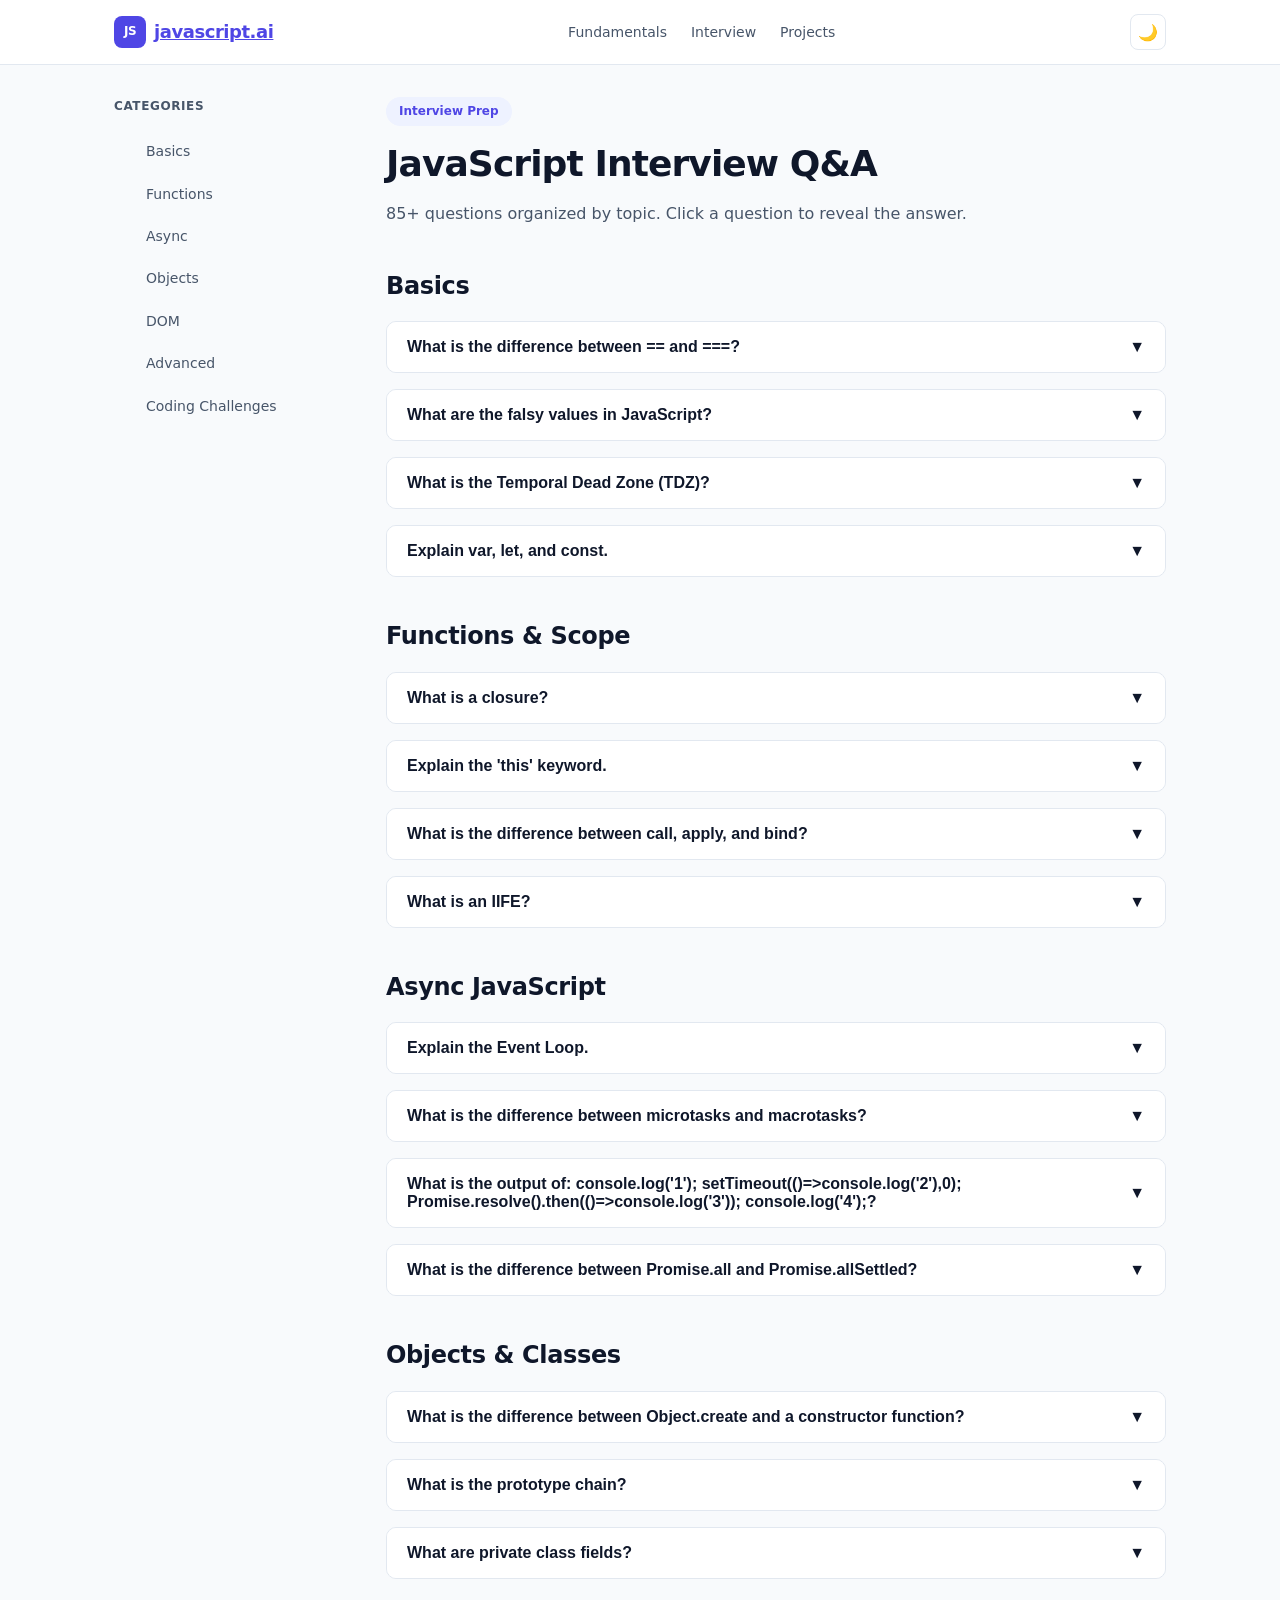
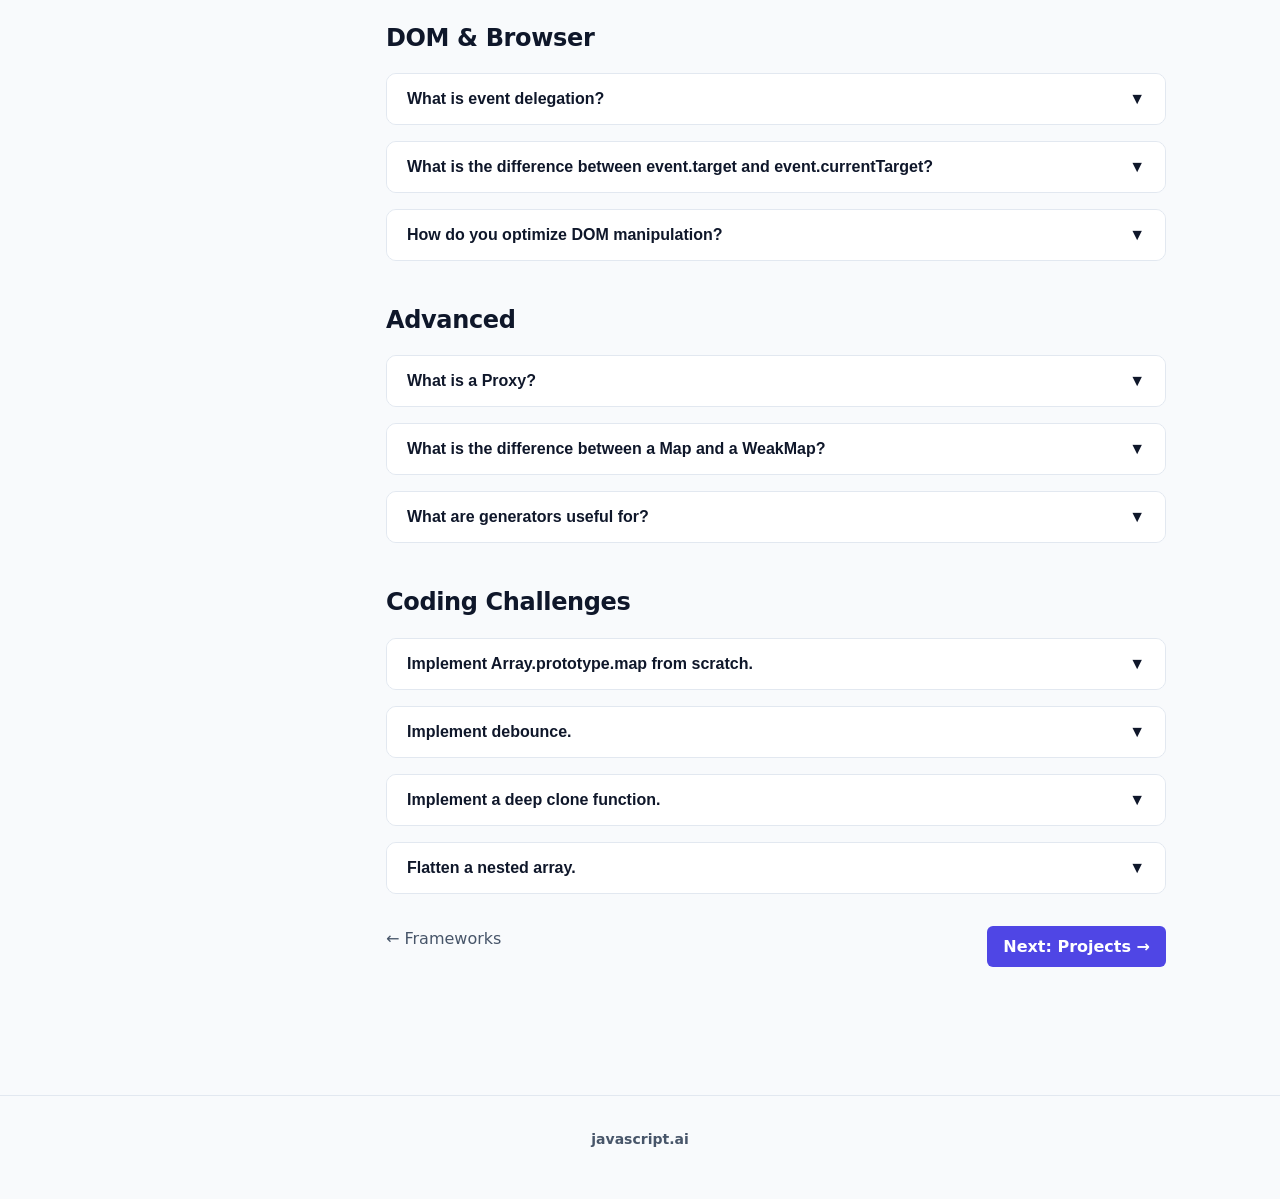
<file: interview.html>
<!doctype html>
<html lang="en">
  <head>
    <meta charset="UTF-8" />
    <meta name="viewport" content="width=device-width, initial-scale=1.0" />
    <title>Interview Prep — javascript.ai</title>
    <link rel="stylesheet" href="css/style.css" />
    <base target="_blank" />
  </head>
  <body>
    <nav class="navbar">
      <div class="container navbar-inner">
        <a href="index.html" class="logo"
          ><div class="logo-icon">JS</div>
          javascript.ai</a
        >
        <div class="nav-links">
          <a href="fundamentals.html">Fundamentals</a>
          <a href="interview.html">Interview</a>
          <a href="projects.html">Projects</a>
        </div>
        <button class="theme-toggle">🌙</button>
        <button class="mobile-menu-btn">☰</button>
      </div>
      <div class="mobile-nav">
        <a href="index.html">Home</a>
        <a href="fundamentals.html">Fundamentals</a>
        <a href="interview.html">Interview Prep</a>
        <a href="projects.html">Projects</a>
      </div>
    </nav>

    <main class="container page-layout">
      <aside class="sidebar">
        <div class="sidebar-inner">
          <div class="sidebar-title">Categories</div>
          <ul class="sidebar-list">
            <li><a href="#basics">Basics</a></li>
            <li><a href="#functions">Functions</a></li>
            <li><a href="#async">Async</a></li>
            <li><a href="#objects">Objects</a></li>
            <li><a href="#dom">DOM</a></li>
            <li><a href="#advanced">Advanced</a></li>
            <li><a href="#coding">Coding Challenges</a></li>
          </ul>
        </div>
      </aside>

      <article>
        <div class="badge badge-accent mb-4">Interview Prep</div>
        <h1>JavaScript Interview Q&A</h1>
        <p>
          85+ questions organized by topic. Click a question to reveal the
          answer.
        </p>

        <h2 id="basics">Basics</h2>

        <div class="qa-item">
          <button class="qa-question">
            What is the difference between == and ===?<span class="qa-icon"
              >▼</span
            >
          </button>
          <div class="qa-answer">
            <p>
              <code>==</code> checks value with type coercion.
              <code>===</code> checks value AND type without coercion. Always
              use <code>===</code> to avoid unexpected conversions like
              <code>0 == ""</code> being <code>true</code>.
            </p>
          </div>
        </div>

        <div class="qa-item">
          <button class="qa-question">
            What are the falsy values in JavaScript?<span class="qa-icon"
              >▼</span
            >
          </button>
          <div class="qa-answer">
            <p>
              <code>""</code>, <code>0</code>, <code>-0</code>, <code>0n</code>,
              <code>null</code>, <code>undefined</code>, <code>NaN</code>, and
              <code>false</code>. Everything else is truthy, including
              <code>"0"</code>, <code>[]</code>, and <code>{}</code>.
            </p>
          </div>
        </div>

        <div class="qa-item">
          <button class="qa-question">
            What is the Temporal Dead Zone (TDZ)?<span class="qa-icon">▼</span>
          </button>
          <div class="qa-answer">
            <p>
              The TDZ is the period between entering a block scope and the
              actual declaration of a <code>let</code> or
              <code>const</code> variable. Accessing the variable during this
              time throws a <code>ReferenceError</code>.
            </p>
          </div>
        </div>

        <div class="qa-item">
          <button class="qa-question">
            Explain var, let, and const.<span class="qa-icon">▼</span>
          </button>
          <div class="qa-answer">
            <p>
              <code>var</code> is function-scoped, hoisted, and can be
              redeclared. <code>let</code> is block-scoped and can be
              reassigned. <code>const</code> is block-scoped and cannot be
              reassigned (but object properties can still change).
            </p>
          </div>
        </div>

        <h2 id="functions">Functions & Scope</h2>

        <div class="qa-item">
          <button class="qa-question">
            What is a closure?<span class="qa-icon">▼</span>
          </button>
          <div class="qa-answer">
            <p>
              A closure is a function that remembers variables from its outer
              scope even after the outer function has finished executing.
              Closures enable data privacy, factory functions, and maintaining
              state in callbacks.
            </p>
          </div>
        </div>

        <div class="qa-item">
          <button class="qa-question">
            Explain the 'this' keyword.<span class="qa-icon">▼</span>
          </button>
          <div class="qa-answer">
            <p>
              The value of <code>this</code> depends on how a function is
              called: global object (non-strict),
              <code>undefined</code> (strict), the object (method), the instance
              (constructor), the DOM element (event handler), or the parent
              scope (arrow function).
            </p>
          </div>
        </div>

        <div class="qa-item">
          <button class="qa-question">
            What is the difference between call, apply, and bind?<span
              class="qa-icon"
              >▼</span
            >
          </button>
          <div class="qa-answer">
            <p>
              <code>call</code> invokes a function with a given
              <code>this</code> and comma-separated arguments.
              <code>apply</code> does the same but takes an array of arguments.
              <code>bind</code> returns a new function with
              <code>this</code> permanently bound, without invoking it
              immediately.
            </p>
          </div>
        </div>

        <div class="qa-item">
          <button class="qa-question">
            What is an IIFE?<span class="qa-icon">▼</span>
          </button>
          <div class="qa-answer">
            <p>
              An Immediately Invoked Function Expression is a function that runs
              as soon as it is defined. It creates a private scope, preventing
              variables from polluting the global namespace. Modern alternative:
              use block scope with <code>{}</code>.
            </p>
          </div>
        </div>

        <h2 id="async">Async JavaScript</h2>

        <div class="qa-item">
          <button class="qa-question">
            Explain the Event Loop.<span class="qa-icon">▼</span>
          </button>
          <div class="qa-answer">
            <p>
              The event loop is a loop that checks if the call stack is empty.
              If so, it pushes tasks from the microtask queue (Promises,
              queueMicrotask) first, then from the macrotask queue (setTimeout,
              setInterval, I/O). This allows JavaScript to handle async
              operations on a single thread.
            </p>
          </div>
        </div>

        <div class="qa-item">
          <button class="qa-question">
            What is the difference between microtasks and macrotasks?<span
              class="qa-icon"
              >▼</span
            >
          </button>
          <div class="qa-answer">
            <p>
              Microtasks have higher priority. After the current synchronous
              code finishes, ALL microtasks run before the next macrotask.
              Examples: Promises, <code>queueMicrotask</code>. Macrotasks:
              <code>setTimeout</code>, <code>setInterval</code>, DOM events.
            </p>
          </div>
        </div>

        <div class="qa-item">
          <button class="qa-question">
            What is the output of: console.log('1');
            setTimeout(()=>console.log('2'),0);
            Promise.resolve().then(()=>console.log('3'));
            console.log('4');?<span class="qa-icon">▼</span>
          </button>
          <div class="qa-answer">
            <p>
              Output: <code>1, 4, 3, 2</code>. <code>1</code> and
              <code>4</code> are synchronous. <code>3</code> is a microtask
              (Promise) and runs before <code>2</code>, which is a macrotask
              (setTimeout).
            </p>
          </div>
        </div>

        <div class="qa-item">
          <button class="qa-question">
            What is the difference between Promise.all and
            Promise.allSettled?<span class="qa-icon">▼</span>
          </button>
          <div class="qa-answer">
            <p>
              <code>Promise.all</code> fails fast: if any promise rejects, the
              entire result rejects. <code>Promise.allSettled</code> waits for
              all promises regardless of outcome and returns an array of objects
              with <code>status</code> and either <code>value</code> or
              <code>reason</code>.
            </p>
          </div>
        </div>

        <h2 id="objects">Objects & Classes</h2>

        <div class="qa-item">
          <button class="qa-question">
            What is the difference between Object.create and a constructor
            function?<span class="qa-icon">▼</span>
          </button>
          <div class="qa-answer">
            <p>
              <code>Object.create(proto)</code> creates an object with a
              specified prototype directly. A constructor function uses
              <code>new</code> to create an instance, sets <code>this</code> to
              the new object, and links its prototype automatically.
            </p>
          </div>
        </div>

        <div class="qa-item">
          <button class="qa-question">
            What is the prototype chain?<span class="qa-icon">▼</span>
          </button>
          <div class="qa-answer">
            <p>
              Every object has an internal link to another object called its
              prototype. When you access a property, JavaScript walks up this
              chain until it finds the property or reaches <code>null</code>.
              This is how inheritance works in JS.
            </p>
          </div>
        </div>

        <div class="qa-item">
          <button class="qa-question">
            What are private class fields?<span class="qa-icon">▼</span>
          </button>
          <div class="qa-answer">
            <p>
              Private fields use the <code>#</code> prefix. They are truly
              private: not accessible outside the class, not enumerable, and not
              inherited. This is a modern ES2022 feature.
            </p>
          </div>
        </div>

        <h2 id="dom">DOM & Browser</h2>

        <div class="qa-item">
          <button class="qa-question">
            What is event delegation?<span class="qa-icon">▼</span>
          </button>
          <div class="qa-answer">
            <p>
              Event delegation attaches a single event listener to a parent
              element instead of many listeners to child elements. Events bubble
              up, so the parent can handle them. This is memory-efficient and
              works for dynamically added elements.
            </p>
          </div>
        </div>

        <div class="qa-item">
          <button class="qa-question">
            What is the difference between event.target and
            event.currentTarget?<span class="qa-icon">▼</span>
          </button>
          <div class="qa-answer">
            <p>
              <code>event.target</code> is the element that actually triggered
              the event. <code>event.currentTarget</code> is the element that
              has the event listener attached. In delegation, they are often
              different.
            </p>
          </div>
        </div>

        <div class="qa-item">
          <button class="qa-question">
            How do you optimize DOM manipulation?<span class="qa-icon">▼</span>
          </button>
          <div class="qa-answer">
            <p>
              Use DocumentFragment to batch insertions, minimize reflows by
              batching style changes, use <code>requestAnimationFrame</code> for
              animations, delegate events, and avoid reading layout properties
              (like <code>offsetHeight</code>) in loops because they force
              synchronous reflow.
            </p>
          </div>
        </div>

        <h2 id="advanced">Advanced</h2>

        <div class="qa-item">
          <button class="qa-question">
            What is a Proxy?<span class="qa-icon">▼</span>
          </button>
          <div class="qa-answer">
            <p>
              A Proxy is an object that wraps another object and intercepts
              operations like getting, setting, and deleting properties. It
              enables validation, logging, and reactive systems.
            </p>
          </div>
        </div>

        <div class="qa-item">
          <button class="qa-question">
            What is the difference between a Map and a WeakMap?<span
              class="qa-icon"
              >▼</span
            >
          </button>
          <div class="qa-answer">
            <p>
              <code>Map</code> allows any key type and keeps strong references.
              <code>WeakMap</code> only allows objects as keys and holds weak
              references, allowing garbage collection when no other references
              exist. WeakMaps are not iterable.
            </p>
          </div>
        </div>

        <div class="qa-item">
          <button class="qa-question">
            What are generators useful for?<span class="qa-icon">▼</span>
          </button>
          <div class="qa-answer">
            <p>
              Generators are useful for lazy evaluation, infinite sequences,
              async flow control (before async/await), and implementing custom
              iterables. They pause execution with <code>yield</code> and resume
              with <code>next()</code>.
            </p>
          </div>
        </div>

        <h2 id="coding">Coding Challenges</h2>

        <div class="qa-item">
          <button class="qa-question">
            Implement Array.prototype.map from scratch.<span class="qa-icon"
              >▼</span
            >
          </button>
          <div class="qa-answer">
            <pre><code>Array.prototype.myMap = <span class="code-keyword">function</span>(callback) {
  <span class="code-keyword">const</span> result = [];
  <span class="code-keyword">for</span> (<span class="code-keyword">let</span> i = <span class="code-number">0</span>; i < <span class="code-keyword">this</span>.length; i++) {
    result.push(callback(<span class="code-keyword">this</span>[i], i, <span class="code-keyword">this</span>));
  }
  <span class="code-keyword">return</span> result;
};</code></pre>
          </div>
        </div>

        <div class="qa-item">
          <button class="qa-question">
            Implement debounce.<span class="qa-icon">▼</span>
          </button>
          <div class="qa-answer">
            <pre><code><span class="code-keyword">function</span> <span class="code-function">debounce</span>(fn, delay) {
  <span class="code-keyword">let</span> timer;
  <span class="code-keyword">return</span> <span class="code-keyword">function</span>(...args) {
    clearTimeout(timer);
    timer = setTimeout(() => fn.apply(<span class="code-keyword">this</span>, args), delay);
  };
}</code></pre>
          </div>
        </div>

        <div class="qa-item">
          <button class="qa-question">
            Implement a deep clone function.<span class="qa-icon">▼</span>
          </button>
          <div class="qa-answer">
            <pre><code><span class="code-keyword">function</span> <span class="code-function">deepClone</span>(obj, hash = <span class="code-keyword">new</span> WeakMap()) {
  <span class="code-keyword">if</span> (Object(obj) !== obj) <span class="code-keyword">return</span> obj;
  <span class="code-keyword">if</span> (obj <span class="code-keyword">instanceof</span> Date) <span class="code-keyword">return new</span> Date(obj);
  <span class="code-keyword">if</span> (obj <span class="code-keyword">instanceof</span> RegExp) <span class="code-keyword">return new</span> RegExp(obj);
  <span class="code-keyword">if</span> (hash.has(obj)) <span class="code-keyword">return</span> hash.get(obj);

  <span class="code-keyword">const</span> result = Array.isArray(obj) ? [] : {};
  hash.set(obj, result);

  <span class="code-keyword">for</span> (<span class="code-keyword">const</span> key <span class="code-keyword">in</span> obj) {
    <span class="code-keyword">if</span> (Object.prototype.hasOwnProperty.call(obj, key)) {
      result[key] = deepClone(obj[key], hash);
    }
  }
  <span class="code-keyword">return</span> result;
}</code></pre>
          </div>
        </div>

        <div class="qa-item">
          <button class="qa-question">
            Flatten a nested array.<span class="qa-icon">▼</span>
          </button>
          <div class="qa-answer">
            <pre><code><span class="code-keyword">function</span> <span class="code-function">flatten</span>(arr) {
  <span class="code-keyword">return</span> arr.reduce((acc, val) =>
    acc.concat(Array.isArray(val) ? flatten(val) : val), []);
}

<span class="code-comment">// Modern one-liner</span>
<span class="code-keyword">const</span> flat = arr => arr.flat(Infinity);</code></pre>
          </div>
        </div>

        <div class="mt-8" style="display: flex; justify-content: space-between">
          <a
            href="frameworks.html"
            style="color: var(--text-secondary); text-decoration: none"
            >← Frameworks</a
          >
          <a
            href="projects.html"
            style="
              padding: 0.5rem 1rem;
              background: var(--accent);
              color: white;
              border-radius: 6px;
              text-decoration: none;
              font-weight: 600;
            "
            >Next: Projects →</a
          >
        </div>
      </article>
    </main>

    <footer class="footer">
      <div class="container">
        <p><strong>javascript.ai</strong></p>
      </div>
    </footer>
    <script src="js/main.js"></script>
  </body>
</html>
</file>
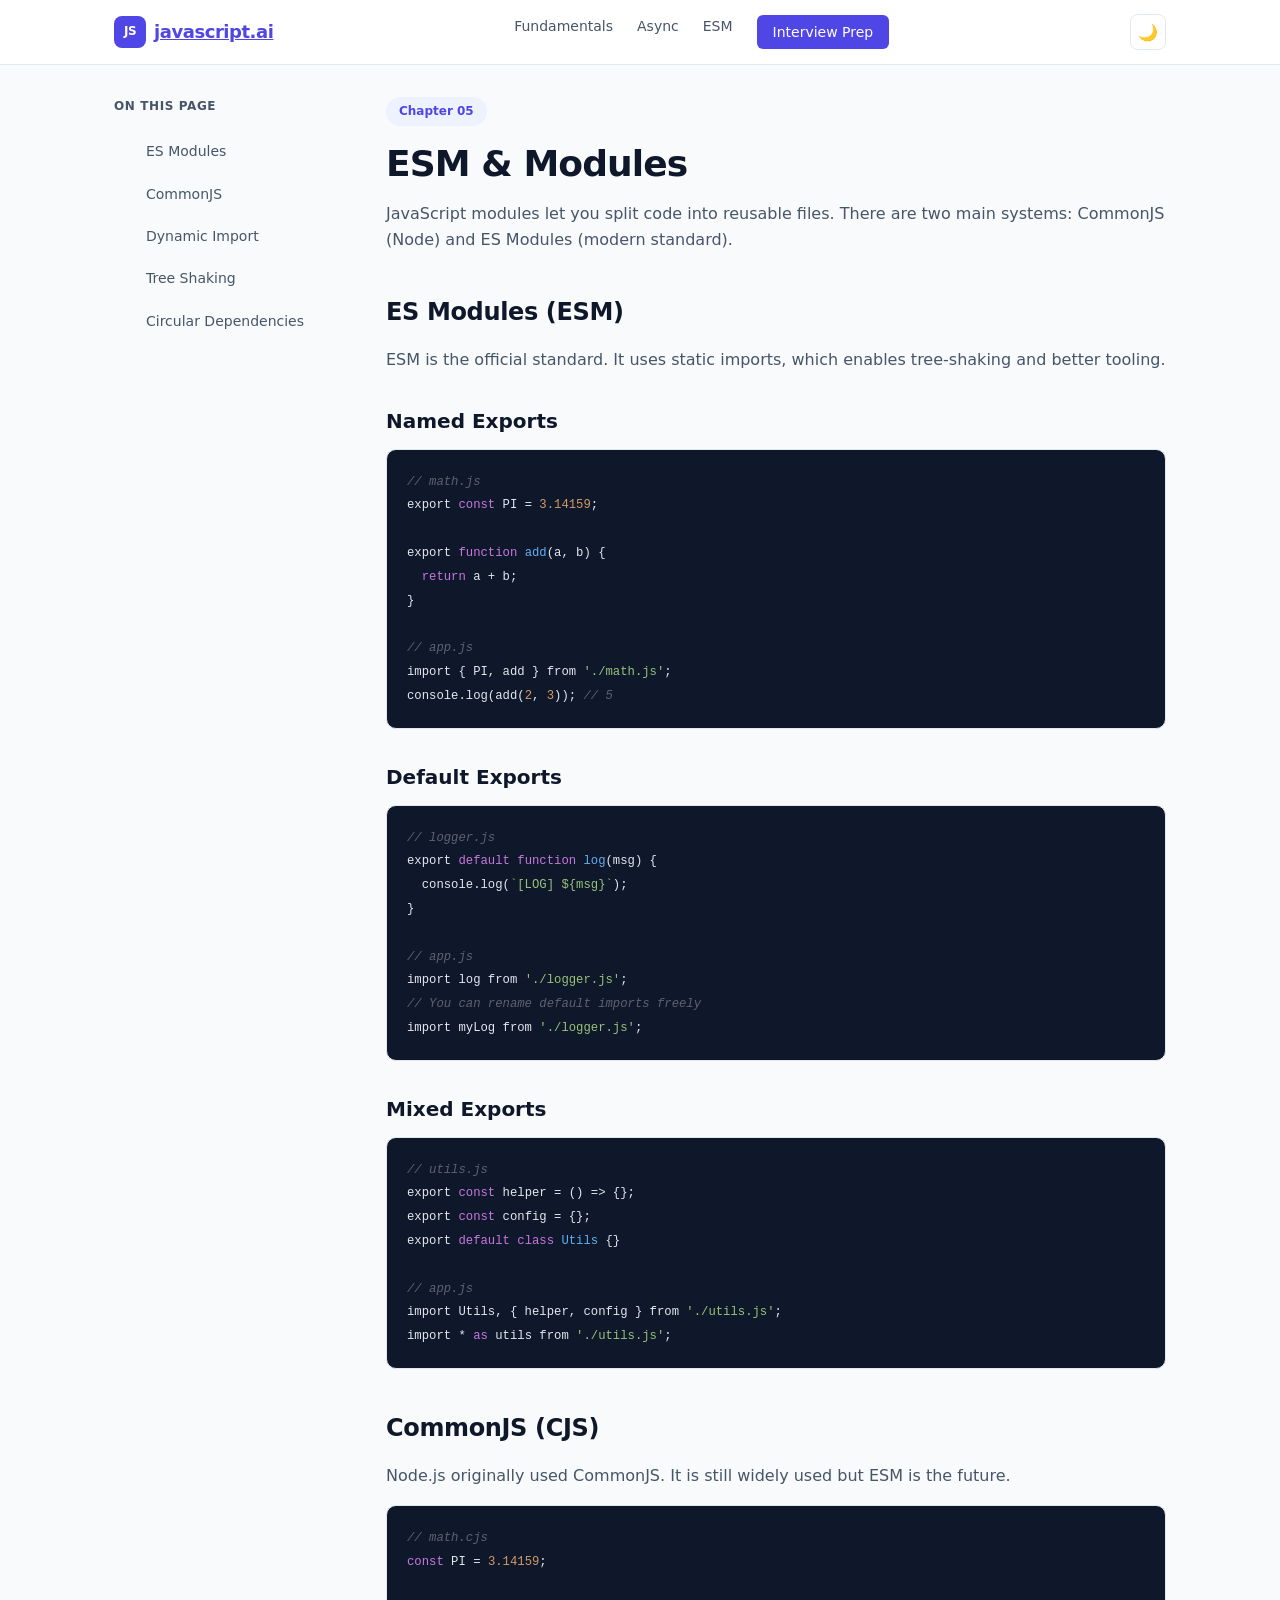
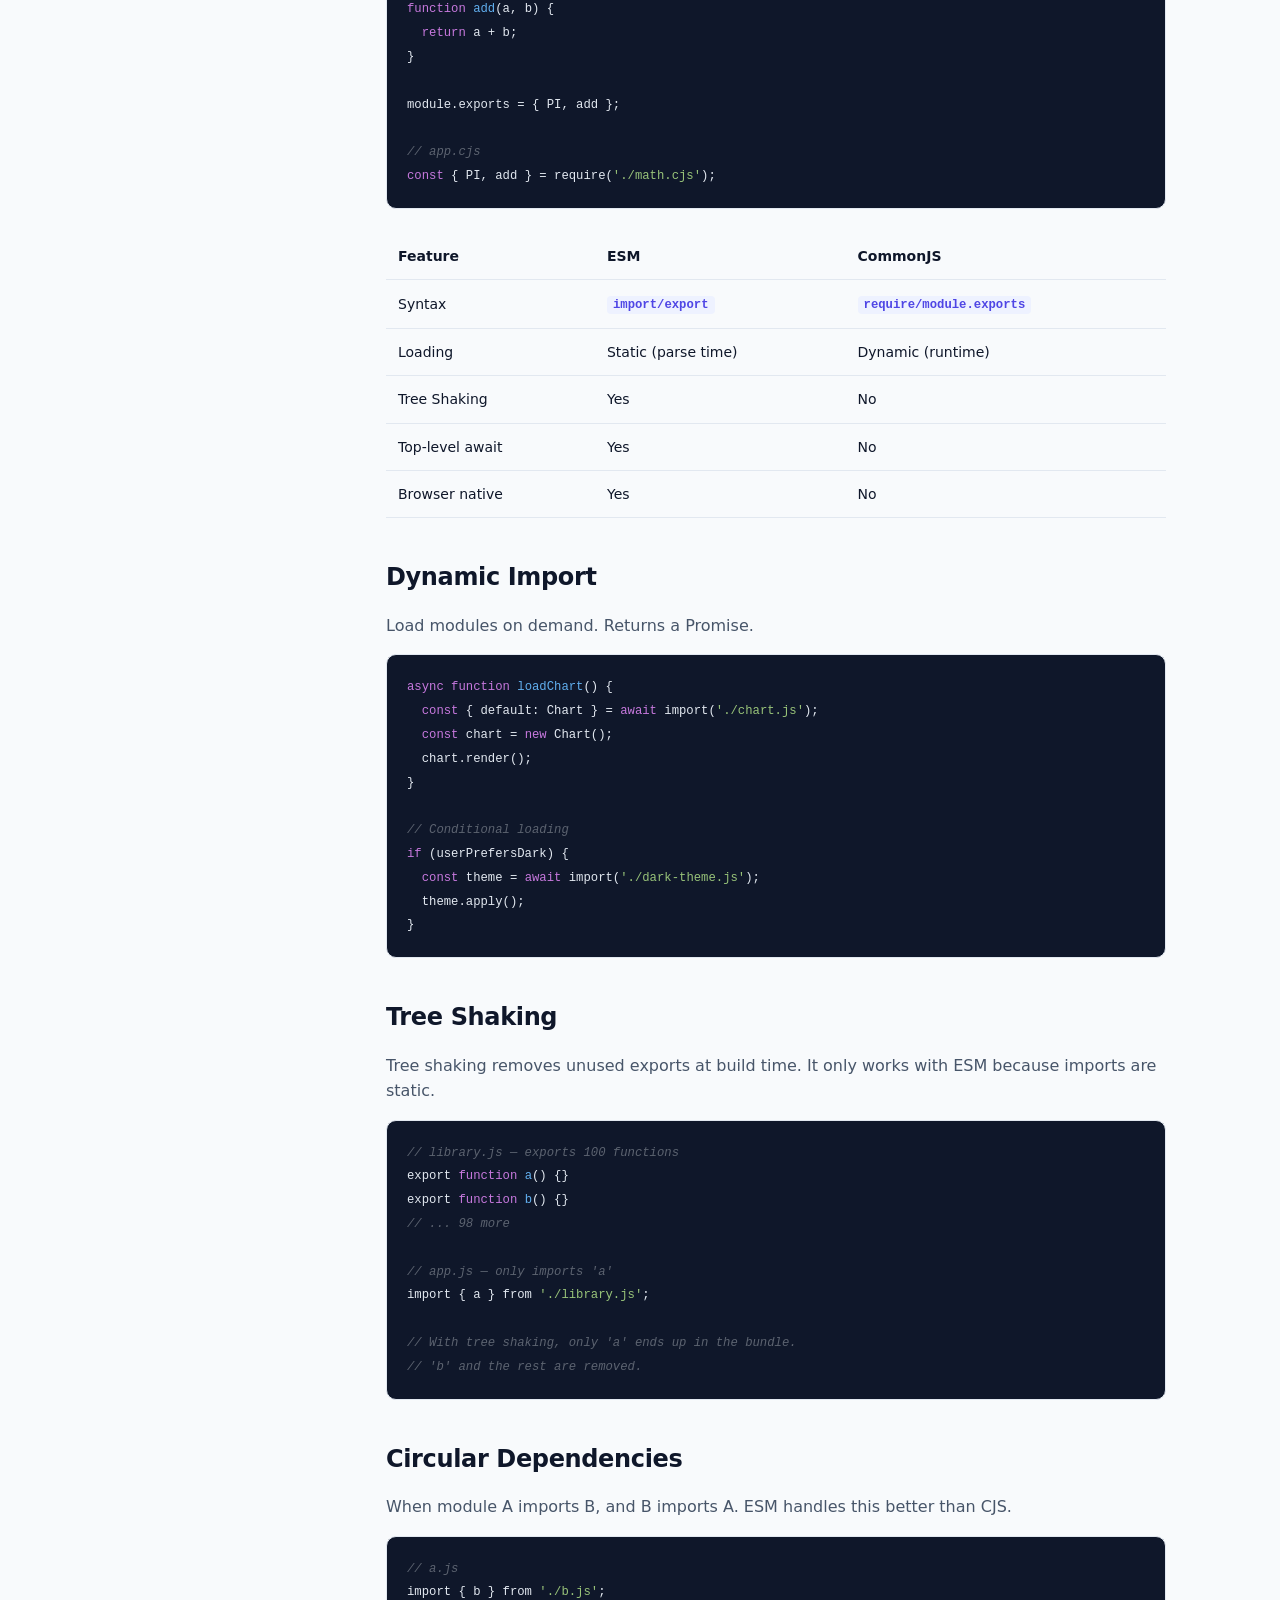
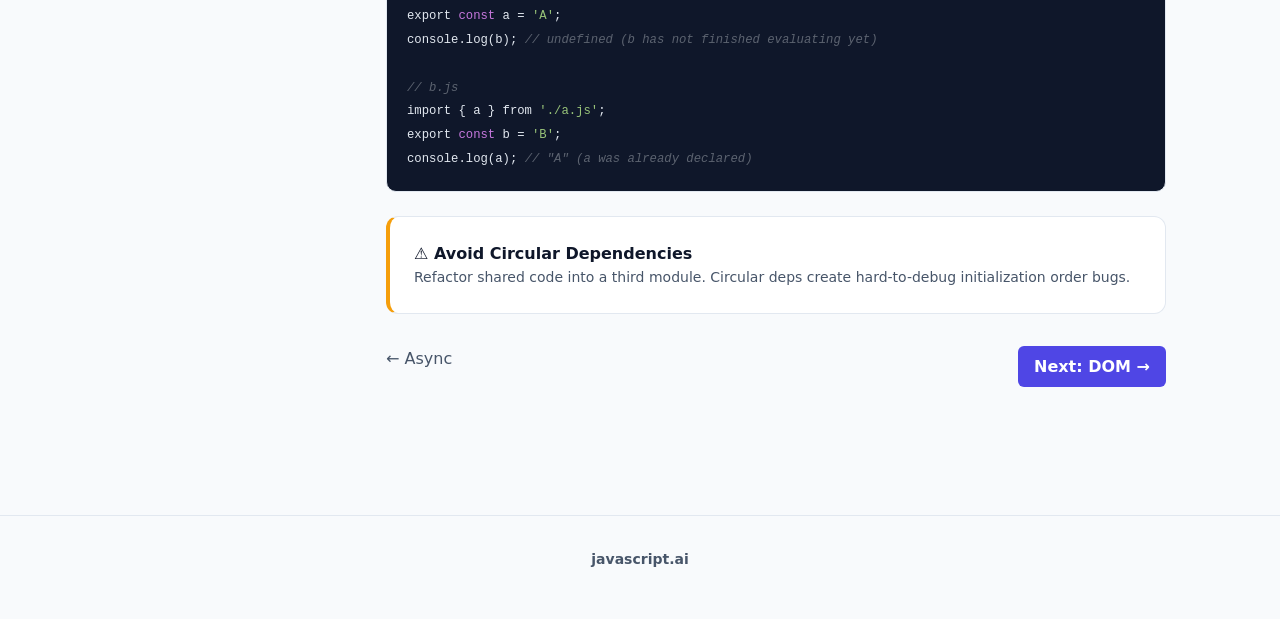
<file: modules.html>
<!doctype html>
<html lang="en">
  <head>
    <meta charset="UTF-8" />
    <meta name="viewport" content="width=device-width, initial-scale=1.0" />
    <title>ESM & Modules — javascript.ai</title>
    <link rel="stylesheet" href="css/style.css" />
    <base target="_blank" />
  </head>
  <body>
    <nav class="navbar">
      <div class="container navbar-inner">
        <a href="index.html" class="logo"
          ><div class="logo-icon">JS</div>
          javascript.ai</a
        >
        <div class="nav-links">
          <a href="fundamentals.html">Fundamentals</a>
          <a href="async.html">Async</a>
          <a href="modules.html">ESM</a>
          <a href="interview.html" class="btn">Interview Prep</a>
        </div>
        <button class="theme-toggle">🌙</button>
        <button class="mobile-menu-btn">☰</button>
      </div>
      <div class="mobile-nav">
        <a href="index.html">Home</a>
        <a href="fundamentals.html">Fundamentals</a>
        <a href="async.html">Async</a>
        <a href="modules.html">ESM & Modules</a>
        <a href="interview.html">Interview Prep</a>
      </div>
    </nav>

    <main class="container page-layout">
      <aside class="sidebar">
        <div class="sidebar-inner">
          <div class="sidebar-title">On This Page</div>
          <ul class="sidebar-list">
            <li><a href="#esm">ES Modules</a></li>
            <li><a href="#commonjs">CommonJS</a></li>
            <li><a href="#dynamic">Dynamic Import</a></li>
            <li><a href="#tree">Tree Shaking</a></li>
            <li><a href="#circular">Circular Dependencies</a></li>
          </ul>
        </div>
      </aside>

      <article>
        <div class="badge badge-accent mb-4">Chapter 05</div>
        <h1>ESM & Modules</h1>
        <p>
          JavaScript modules let you split code into reusable files. There are
          two main systems: CommonJS (Node) and ES Modules (modern standard).
        </p>

        <h2 id="esm">ES Modules (ESM)</h2>
        <p>
          ESM is the official standard. It uses static imports, which enables
          tree-shaking and better tooling.
        </p>

        <h3>Named Exports</h3>
        <pre><code><span class="code-comment">// math.js</span>
export <span class="code-keyword">const</span> PI = <span class="code-number">3.14159</span>;

export <span class="code-keyword">function</span> <span class="code-function">add</span>(a, b) {
  <span class="code-keyword">return</span> a + b;
}

<span class="code-comment">// app.js</span>
import { PI, add } from <span class="code-string">'./math.js'</span>;
console.log(add(<span class="code-number">2</span>, <span class="code-number">3</span>)); <span class="code-comment">// 5</span></code></pre>

        <h3>Default Exports</h3>
        <pre><code><span class="code-comment">// logger.js</span>
export <span class="code-keyword">default function</span> <span class="code-function">log</span>(msg) {
  console.log(<span class="code-string">`[LOG] ${msg}`</span>);
}

<span class="code-comment">// app.js</span>
import log from <span class="code-string">'./logger.js'</span>;
<span class="code-comment">// You can rename default imports freely</span>
import myLog from <span class="code-string">'./logger.js'</span>;</code></pre>

        <h3>Mixed Exports</h3>
        <pre><code><span class="code-comment">// utils.js</span>
export <span class="code-keyword">const</span> helper = () => {};
export <span class="code-keyword">const</span> config = {};
export <span class="code-keyword">default class</span> <span class="code-function">Utils</span> {}

<span class="code-comment">// app.js</span>
import Utils, { helper, config } from <span class="code-string">'./utils.js'</span>;
import * <span class="code-keyword">as</span> utils from <span class="code-string">'./utils.js'</span>;</code></pre>

        <h2 id="commonjs">CommonJS (CJS)</h2>
        <p>
          Node.js originally used CommonJS. It is still widely used but ESM is
          the future.
        </p>
        <pre><code><span class="code-comment">// math.cjs</span>
<span class="code-keyword">const</span> PI = <span class="code-number">3.14159</span>;

<span class="code-keyword">function</span> <span class="code-function">add</span>(a, b) {
  <span class="code-keyword">return</span> a + b;
}

module.exports = { PI, add };

<span class="code-comment">// app.cjs</span>
<span class="code-keyword">const</span> { PI, add } = require(<span class="code-string">'./math.cjs'</span>);</code></pre>

        <table>
          <tr>
            <th>Feature</th>
            <th>ESM</th>
            <th>CommonJS</th>
          </tr>
          <tr>
            <td>Syntax</td>
            <td><code>import/export</code></td>
            <td><code>require/module.exports</code></td>
          </tr>
          <tr>
            <td>Loading</td>
            <td>Static (parse time)</td>
            <td>Dynamic (runtime)</td>
          </tr>
          <tr>
            <td>Tree Shaking</td>
            <td>Yes</td>
            <td>No</td>
          </tr>
          <tr>
            <td>Top-level await</td>
            <td>Yes</td>
            <td>No</td>
          </tr>
          <tr>
            <td>Browser native</td>
            <td>Yes</td>
            <td>No</td>
          </tr>
        </table>

        <h2 id="dynamic">Dynamic Import</h2>
        <p>Load modules on demand. Returns a Promise.</p>
        <pre><code><span class="code-keyword">async function</span> <span class="code-function">loadChart</span>() {
  <span class="code-keyword">const</span> { default: Chart } = <span class="code-keyword">await</span> import(<span class="code-string">'./chart.js'</span>);
  <span class="code-keyword">const</span> chart = <span class="code-keyword">new</span> Chart();
  chart.render();
}

<span class="code-comment">// Conditional loading</span>
<span class="code-keyword">if</span> (userPrefersDark) {
  <span class="code-keyword">const</span> theme = <span class="code-keyword">await</span> import(<span class="code-string">'./dark-theme.js'</span>);
  theme.apply();
}</code></pre>

        <h2 id="tree">Tree Shaking</h2>
        <p>
          Tree shaking removes unused exports at build time. It only works with
          ESM because imports are static.
        </p>
        <pre><code><span class="code-comment">// library.js — exports 100 functions</span>
export <span class="code-keyword">function</span> <span class="code-function">a</span>() {}
export <span class="code-keyword">function</span> <span class="code-function">b</span>() {}
<span class="code-comment">// ... 98 more</span>

<span class="code-comment">// app.js — only imports 'a'</span>
import { a } from <span class="code-string">'./library.js'</span>;

<span class="code-comment">// With tree shaking, only 'a' ends up in the bundle.</span>
<span class="code-comment">// 'b' and the rest are removed.</span></code></pre>

        <h2 id="circular">Circular Dependencies</h2>
        <p>
          When module A imports B, and B imports A. ESM handles this better than
          CJS.
        </p>
        <pre><code><span class="code-comment">// a.js</span>
import { b } from <span class="code-string">'./b.js'</span>;
export <span class="code-keyword">const</span> a = <span class="code-string">'A'</span>;
console.log(b); <span class="code-comment">// undefined (b has not finished evaluating yet)</span>

<span class="code-comment">// b.js</span>
import { a } from <span class="code-string">'./a.js'</span>;
export <span class="code-keyword">const</span> b = <span class="code-string">'B'</span>;
console.log(a); <span class="code-comment">// "A" (a was already declared)</span></code></pre>

        <div class="card" style="border-left: 4px solid var(--warning)">
          <strong>⚠️ Avoid Circular Dependencies</strong>
          <p class="text-sm" style="margin-bottom: 0">
            Refactor shared code into a third module. Circular deps create
            hard-to-debug initialization order bugs.
          </p>
        </div>

        <div class="mt-8" style="display: flex; justify-content: space-between">
          <a
            href="async.html"
            style="color: var(--text-secondary); text-decoration: none"
            >← Async</a
          >
          <a
            href="dom.html"
            style="
              padding: 0.5rem 1rem;
              background: var(--accent);
              color: white;
              border-radius: 6px;
              text-decoration: none;
              font-weight: 600;
            "
            >Next: DOM →</a
          >
        </div>
      </article>
    </main>

    <footer class="footer">
      <div class="container">
        <p><strong>javascript.ai</strong></p>
      </div>
    </footer>
    <script src="js/main.js"></script>
  </body>
</html>
</file>
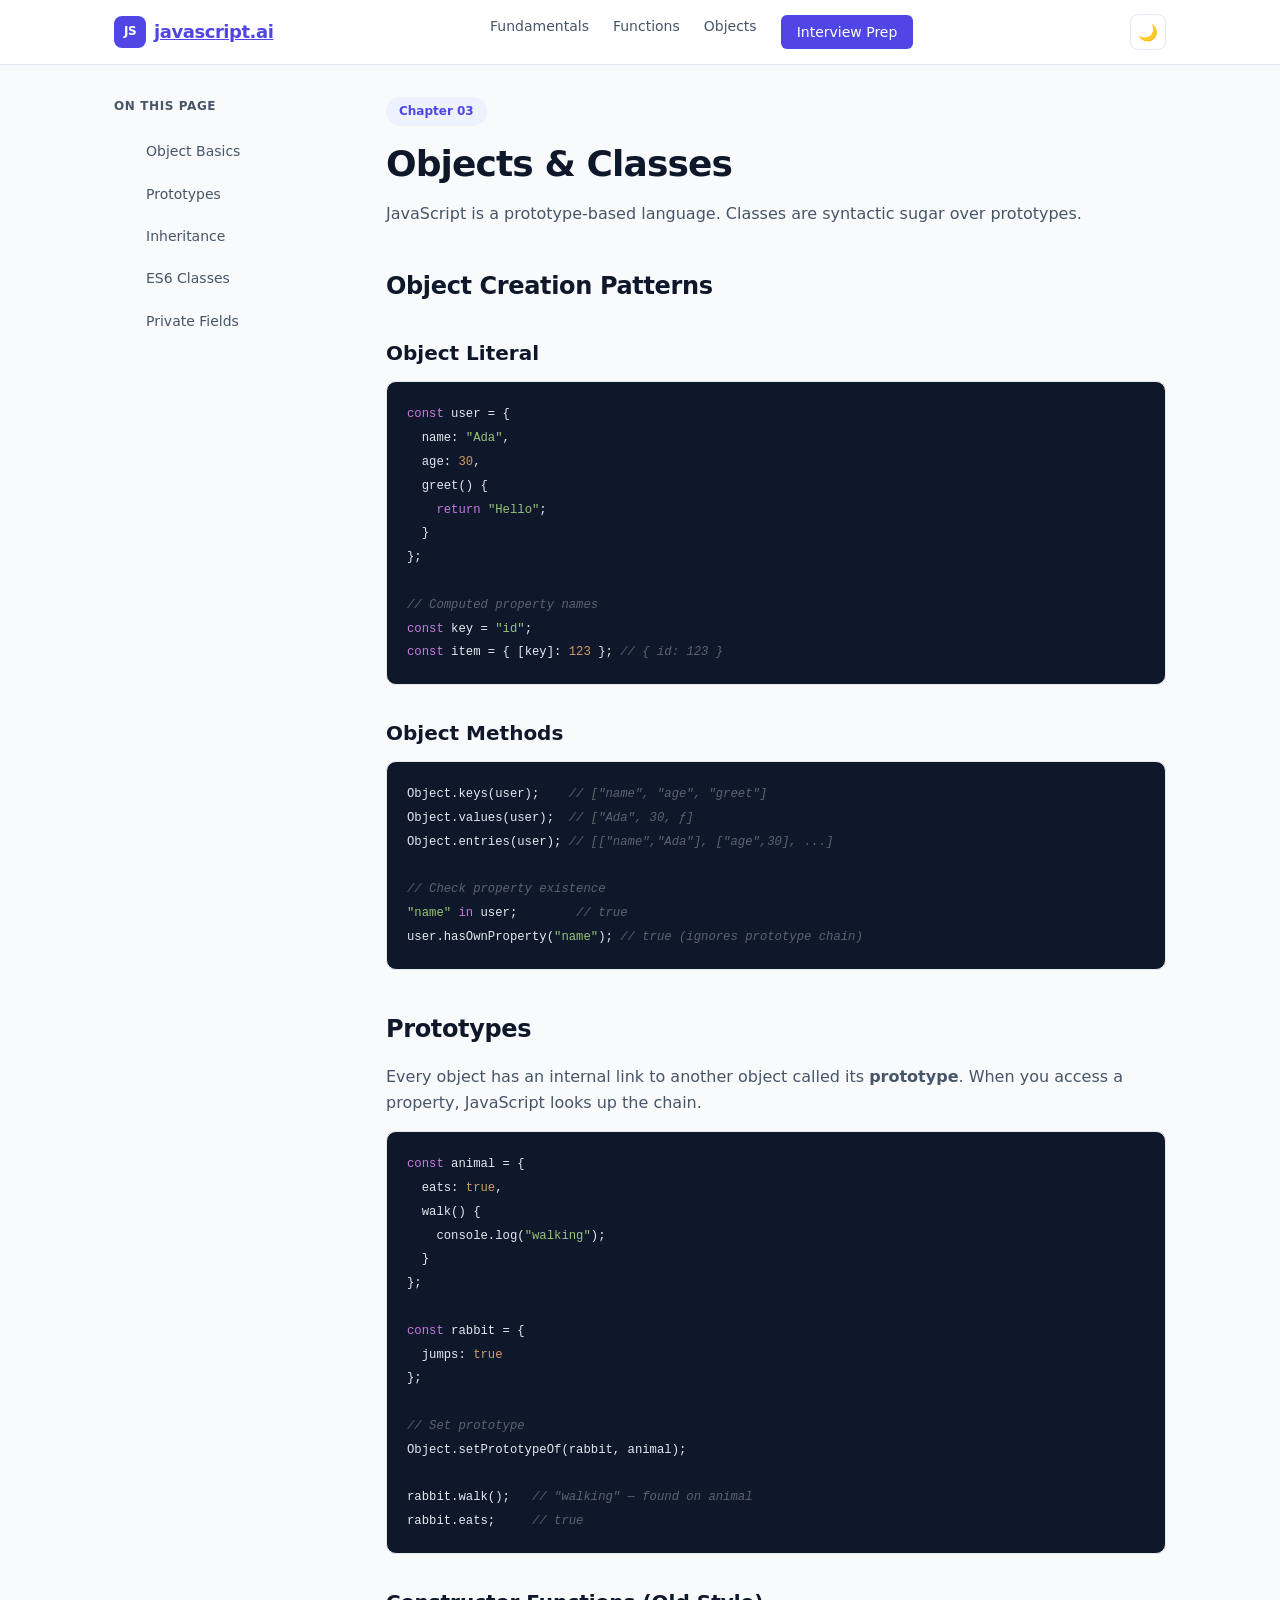
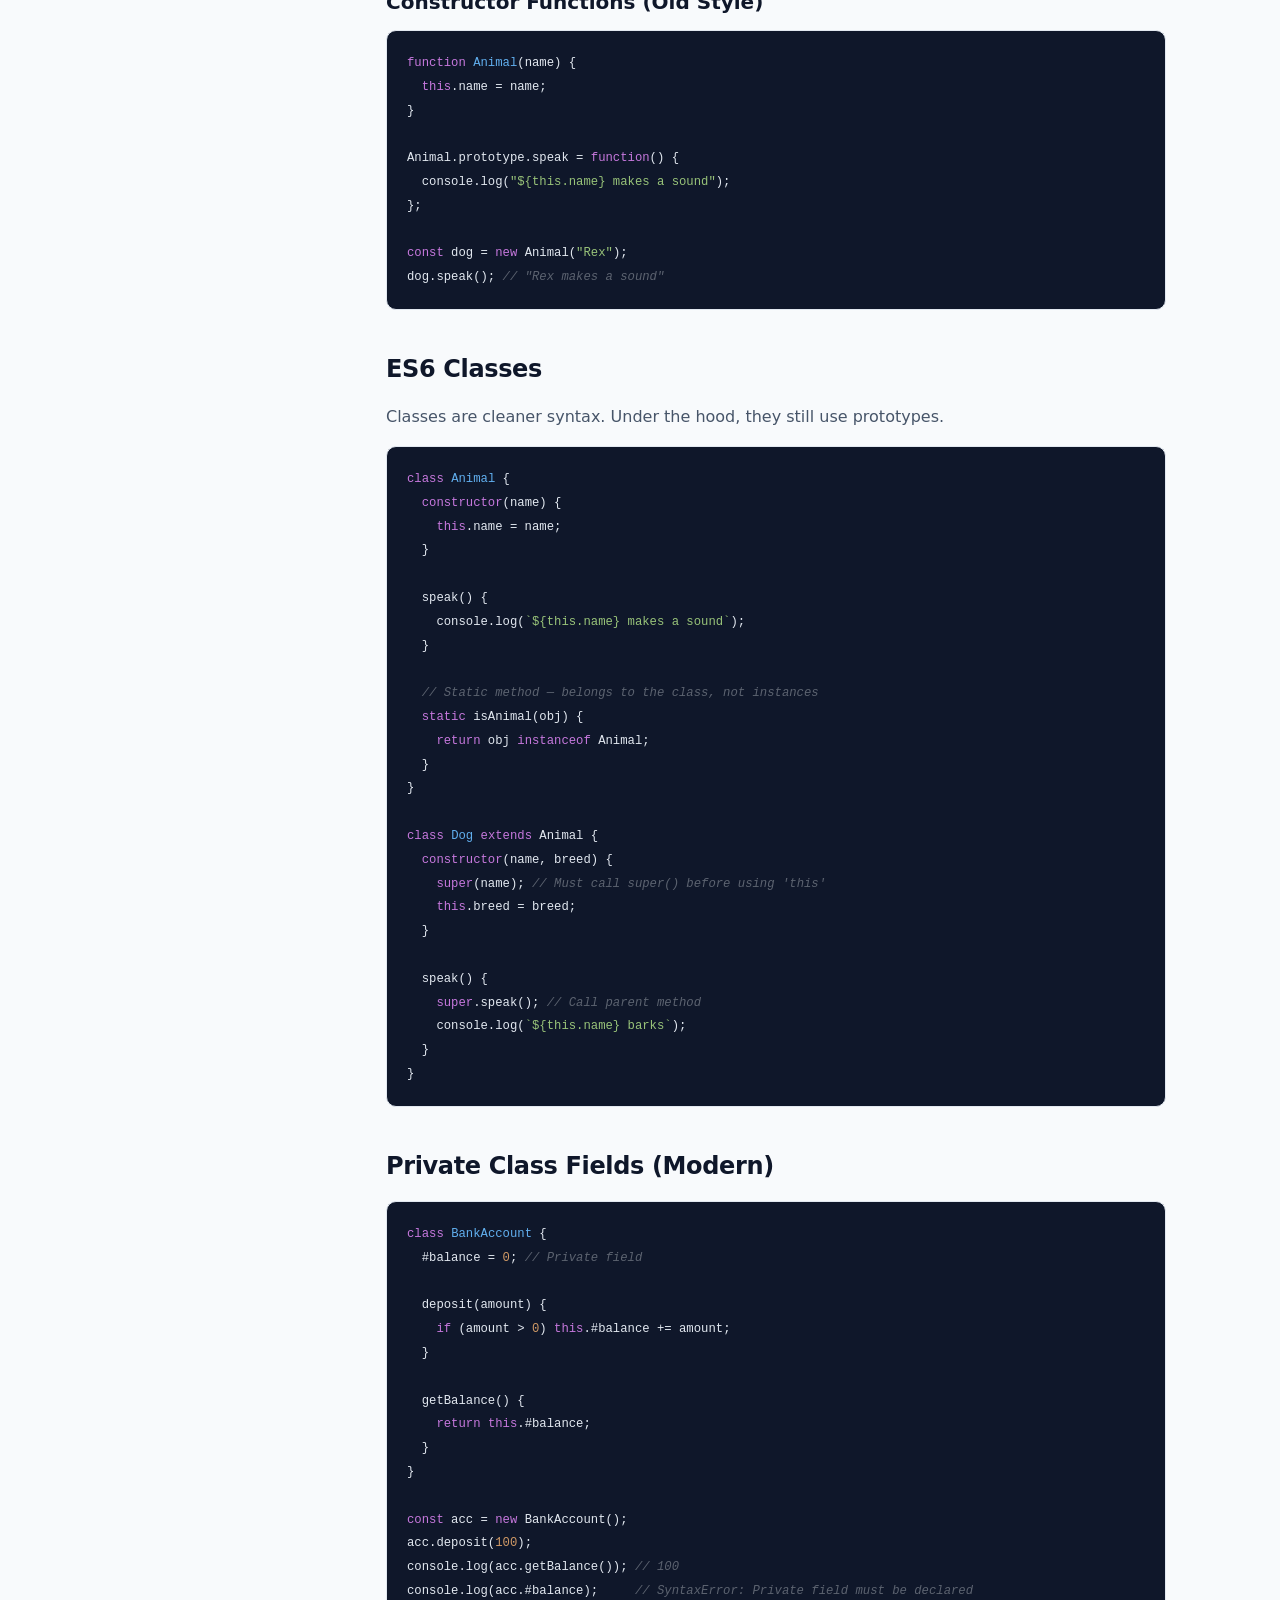
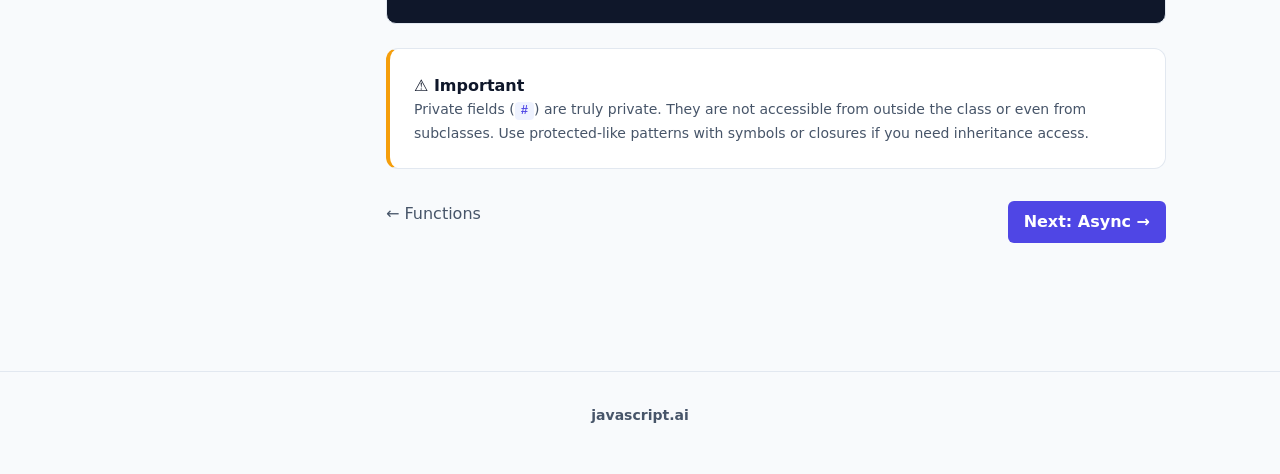
<file: objects-classes.html>
<!doctype html>
<html lang="en">
  <head>
    <meta charset="UTF-8" />
    <meta name="viewport" content="width=device-width, initial-scale=1.0" />
    <title>Objects & Classes — javascript.ai</title>
    <link rel="stylesheet" href="css/style.css" />
  </head>
  <body>
    <nav class="navbar">
      <div class="container navbar-inner">
        <a href="index.html" class="logo"
          ><div class="logo-icon">JS</div>
          javascript.ai</a
        >
        <div class="nav-links">
          <a href="fundamentals.html">Fundamentals</a>
          <a href="functions.html">Functions</a>
          <a href="objects-classes.html">Objects</a>
          <a href="interview.html" class="btn">Interview Prep</a>
        </div>
        <button class="theme-toggle">🌙</button>
        <button class="mobile-menu-btn">☰</button>
      </div>
      <div class="mobile-nav">
        <a href="index.html">Home</a>
        <a href="fundamentals.html">Fundamentals</a>
        <a href="functions.html">Functions</a>
        <a href="objects-classes.html">Objects & Classes</a>
        <a href="async.html">Async</a>
        <a href="interview.html">Interview Prep</a>
      </div>
    </nav>

    <main class="container page-layout">
      <aside class="sidebar">
        <div class="sidebar-inner">
          <div class="sidebar-title">On This Page</div>
          <ul class="sidebar-list">
            <li><a href="#objects">Object Basics</a></li>
            <li><a href="#prototypes">Prototypes</a></li>
            <li><a href="#inheritance">Inheritance</a></li>
            <li><a href="#classes">ES6 Classes</a></li>
            <li><a href="#private">Private Fields</a></li>
          </ul>
        </div>
      </aside>

      <article>
        <div class="badge badge-accent mb-4">Chapter 03</div>
        <h1>Objects & Classes</h1>
        <p>
          JavaScript is a prototype-based language. Classes are syntactic sugar
          over prototypes.
        </p>

        <h2 id="objects">Object Creation Patterns</h2>

        <h3>Object Literal</h3>
        <pre><code><span class="code-keyword">const</span> user = {
  name: <span class="code-string">"Ada"</span>,
  age: <span class="code-number">30</span>,
  greet() {
    <span class="code-keyword">return</span> <span class="code-string">"Hello"</span>;
  }
};

<span class="code-comment">// Computed property names</span>
<span class="code-keyword">const</span> key = <span class="code-string">"id"</span>;
<span class="code-keyword">const</span> item = { [key]: <span class="code-number">123</span> }; <span class="code-comment">// { id: 123 }</span></code></pre>

        <h3>Object Methods</h3>
        <pre><code>Object.keys(user);    <span class="code-comment">// ["name", "age", "greet"]</span>
Object.values(user);  <span class="code-comment">// ["Ada", 30, ƒ]</span>
Object.entries(user); <span class="code-comment">// [["name","Ada"], ["age",30], ...]</span>

<span class="code-comment">// Check property existence</span>
<span class="code-string">"name"</span> <span class="code-keyword">in</span> user;        <span class="code-comment">// true</span>
user.hasOwnProperty(<span class="code-string">"name"</span>); <span class="code-comment">// true (ignores prototype chain)</span></code></pre>

        <h2 id="prototypes">Prototypes</h2>
        <p>
          Every object has an internal link to another object called its
          <strong>prototype</strong>. When you access a property, JavaScript
          looks up the chain.
        </p>

        <pre><code><span class="code-keyword">const</span> animal = {
  eats: <span class="code-number">true</span>,
  walk() {
    console.log(<span class="code-string">"walking"</span>);
  }
};

<span class="code-keyword">const</span> rabbit = {
  jumps: <span class="code-number">true</span>
};

<span class="code-comment">// Set prototype</span>
Object.setPrototypeOf(rabbit, animal);

rabbit.walk();   <span class="code-comment">// "walking" — found on animal</span>
rabbit.eats;     <span class="code-comment">// true</span></code></pre>

        <h3>Constructor Functions (Old Style)</h3>
        <pre><code><span class="code-keyword">function</span> <span class="code-function">Animal</span>(name) {
  <span class="code-keyword">this</span>.name = name;
}

Animal.prototype.speak = <span class="code-keyword">function</span>() {
  console.log(<span class="code-string">"${this.name} makes a sound"</span>);
};

<span class="code-keyword">const</span> dog = <span class="code-keyword">new</span> Animal(<span class="code-string">"Rex"</span>);
dog.speak(); <span class="code-comment">// "Rex makes a sound"</span></code></pre>

        <h2 id="classes">ES6 Classes</h2>
        <p>
          Classes are cleaner syntax. Under the hood, they still use prototypes.
        </p>

        <pre><code><span class="code-keyword">class</span> <span class="code-function">Animal</span> {
  <span class="code-keyword">constructor</span>(name) {
    <span class="code-keyword">this</span>.name = name;
  }
  
  speak() {
    console.log(<span class="code-string">`${this.name} makes a sound`</span>);
  }
  
  <span class="code-comment">// Static method — belongs to the class, not instances</span>
  <span class="code-keyword">static</span> isAnimal(obj) {
    <span class="code-keyword">return</span> obj <span class="code-keyword">instanceof</span> Animal;
  }
}

<span class="code-keyword">class</span> <span class="code-function">Dog</span> <span class="code-keyword">extends</span> Animal {
  <span class="code-keyword">constructor</span>(name, breed) {
    <span class="code-keyword">super</span>(name); <span class="code-comment">// Must call super() before using 'this'</span>
    <span class="code-keyword">this</span>.breed = breed;
  }
  
  speak() {
    <span class="code-keyword">super</span>.speak(); <span class="code-comment">// Call parent method</span>
    console.log(<span class="code-string">`${this.name} barks`</span>);
  }
}</code></pre>

        <h2 id="private">Private Class Fields (Modern)</h2>
        <pre><code><span class="code-keyword">class</span> <span class="code-function">BankAccount</span> {
  #balance = <span class="code-number">0</span>; <span class="code-comment">// Private field</span>
  
  deposit(amount) {
    <span class="code-keyword">if</span> (amount > <span class="code-number">0</span>) <span class="code-keyword">this</span>.#balance += amount;
  }
  
  getBalance() {
    <span class="code-keyword">return</span> <span class="code-keyword">this</span>.#balance;
  }
}

<span class="code-keyword">const</span> acc = <span class="code-keyword">new</span> BankAccount();
acc.deposit(<span class="code-number">100</span>);
console.log(acc.getBalance()); <span class="code-comment">// 100</span>
console.log(acc.#balance);     <span class="code-comment">// SyntaxError: Private field must be declared</span></code></pre>

        <div class="card" style="border-left: 4px solid var(--warning)">
          <strong>⚠️ Important</strong>
          <p class="text-sm" style="margin-bottom: 0">
            Private fields (<code>#</code>) are truly private. They are not
            accessible from outside the class or even from subclasses. Use
            protected-like patterns with symbols or closures if you need
            inheritance access.
          </p>
        </div>

        <div class="mt-8" style="display: flex; justify-content: space-between">
          <a
            href="functions.html"
            style="color: var(--text-secondary); text-decoration: none"
            >← Functions</a
          >
          <a
            href="async.html"
            style="
              padding: 0.5rem 1rem;
              background: var(--accent);
              color: white;
              border-radius: 6px;
              text-decoration: none;
              font-weight: 600;
            "
            >Next: Async →</a
          >
        </div>
      </article>
    </main>

    <footer class="footer">
      <div class="container">
        <p><strong>javascript.ai</strong></p>
      </div>
    </footer>
    <script src="js/main.js"></script>
  </body>
</html>
</file>
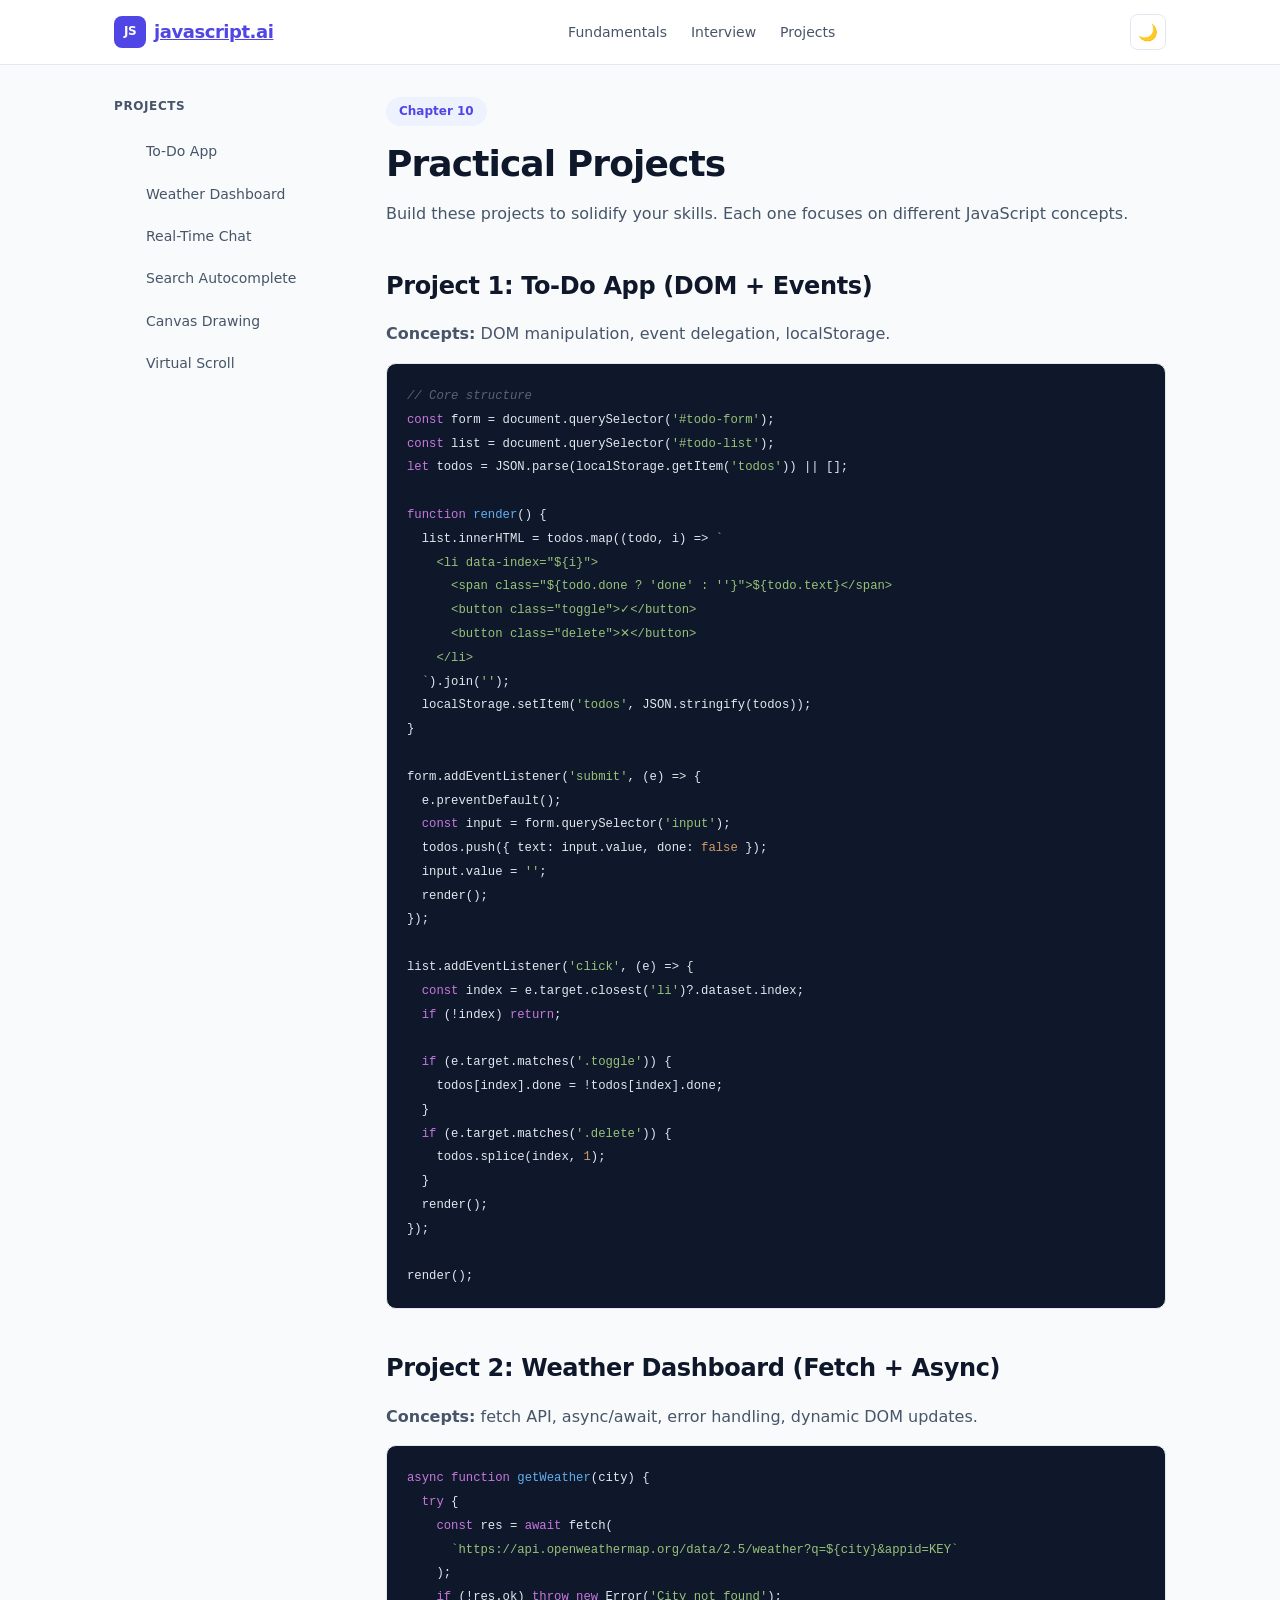
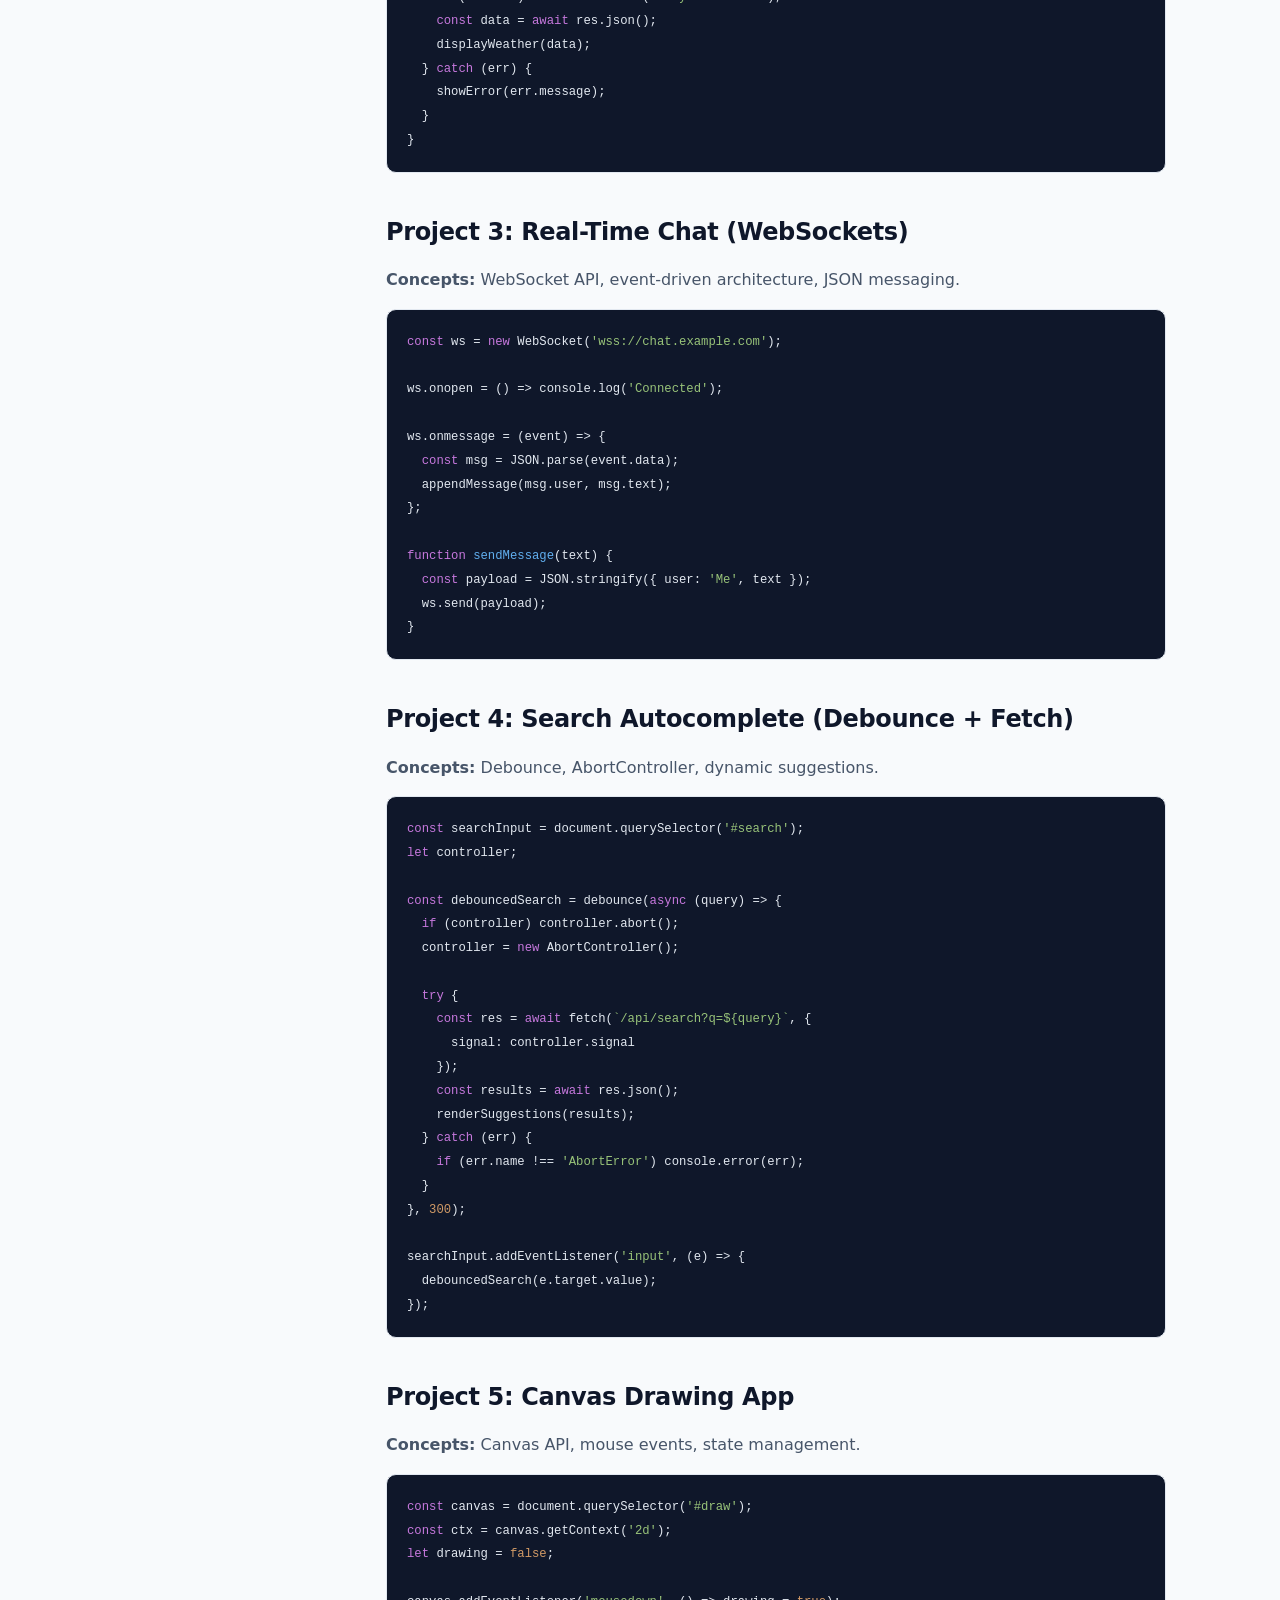
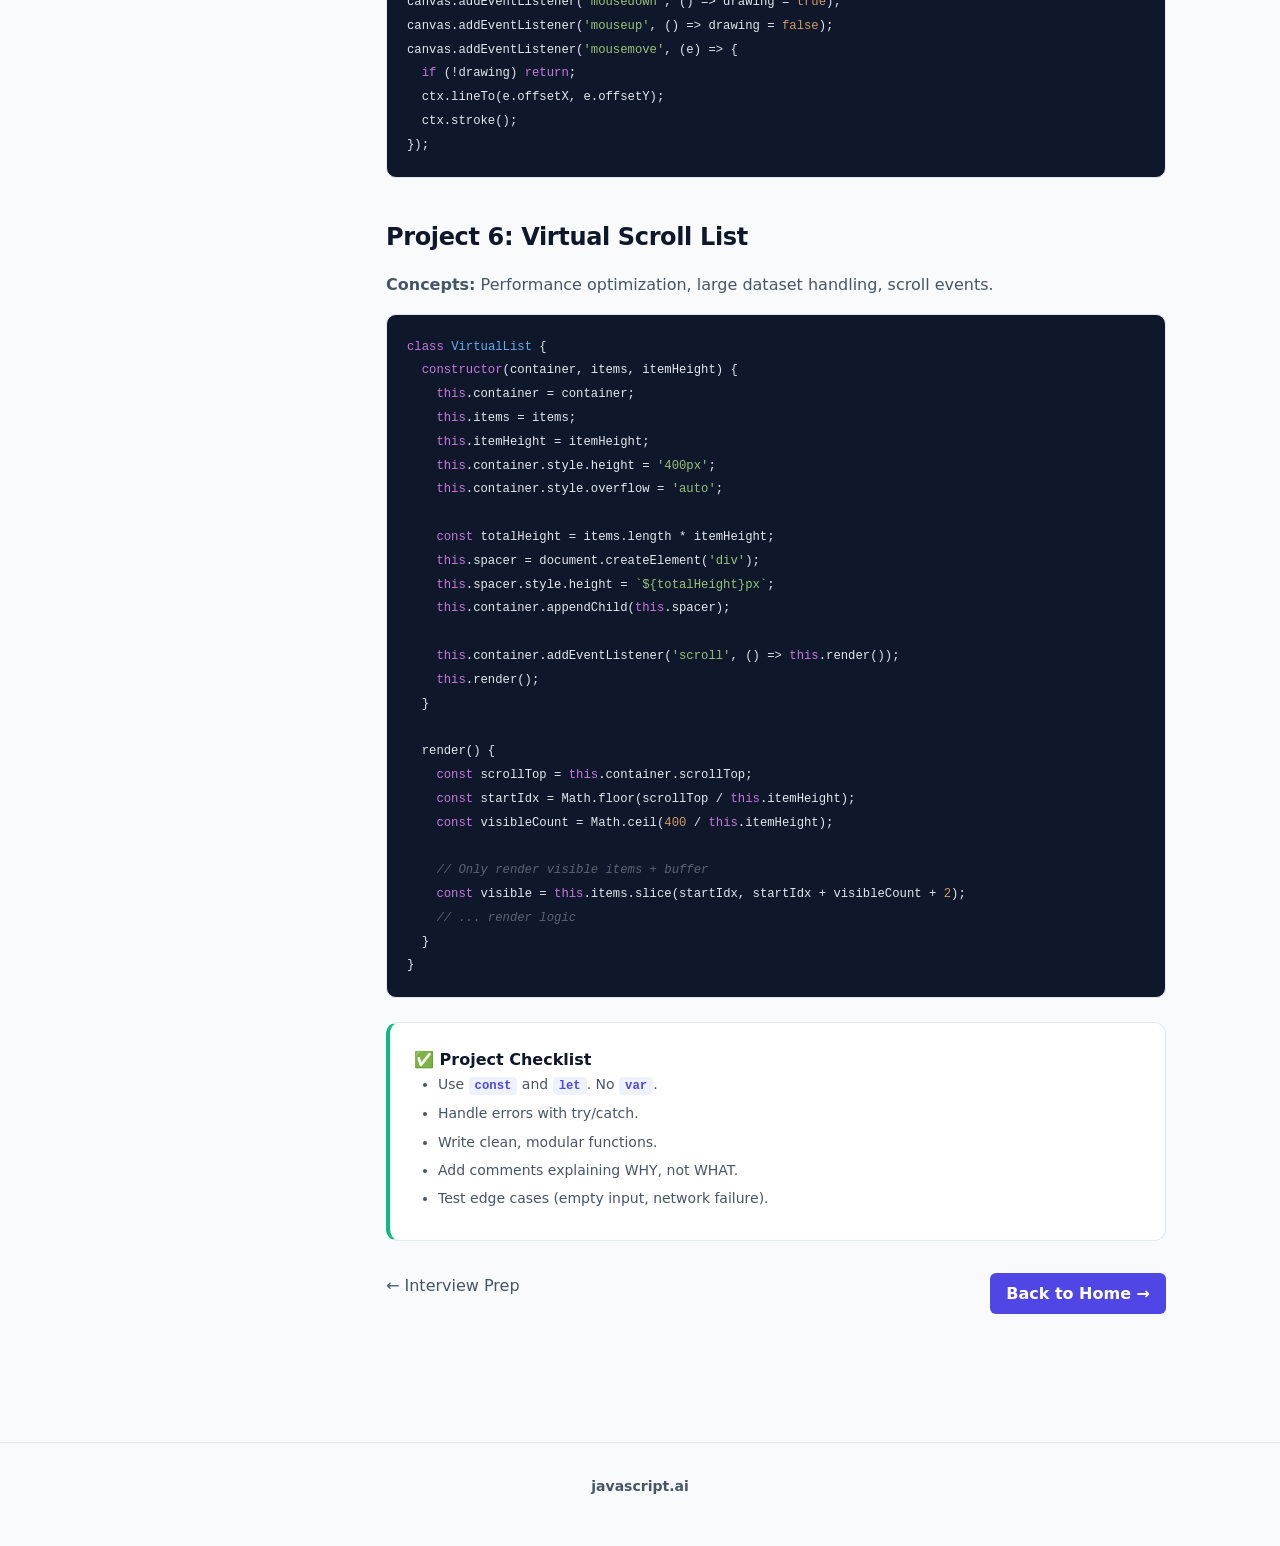
<file: projects.html>
<!doctype html>
<html lang="en">
  <head>
    <meta charset="UTF-8" />
    <meta name="viewport" content="width=device-width, initial-scale=1.0" />
    <title>Projects — javascript.ai</title>
    <link rel="stylesheet" href="css/style.css" />
    <base target="_blank" />
  </head>
  <body>
    <nav class="navbar">
      <div class="container navbar-inner">
        <a href="index.html" class="logo"
          ><div class="logo-icon">JS</div>
          javascript.ai</a
        >
        <div class="nav-links">
          <a href="fundamentals.html">Fundamentals</a>
          <a href="interview.html">Interview</a>
          <a href="projects.html">Projects</a>
        </div>
        <button class="theme-toggle">🌙</button>
        <button class="mobile-menu-btn">☰</button>
      </div>
      <div class="mobile-nav">
        <a href="index.html">Home</a>
        <a href="fundamentals.html">Fundamentals</a>
        <a href="interview.html">Interview Prep</a>
        <a href="projects.html">Projects</a>
      </div>
    </nav>

    <main class="container page-layout">
      <aside class="sidebar">
        <div class="sidebar-inner">
          <div class="sidebar-title">Projects</div>
          <ul class="sidebar-list">
            <li><a href="#todo">To-Do App</a></li>
            <li><a href="#weather">Weather Dashboard</a></li>
            <li><a href="#chat">Real-Time Chat</a></li>
            <li><a href="#search">Search Autocomplete</a></li>
            <li><a href="#canvas">Canvas Drawing</a></li>
            <li><a href="#virtual">Virtual Scroll</a></li>
          </ul>
        </div>
      </aside>

      <article>
        <div class="badge badge-accent mb-4">Chapter 10</div>
        <h1>Practical Projects</h1>
        <p>
          Build these projects to solidify your skills. Each one focuses on
          different JavaScript concepts.
        </p>

        <h2 id="todo">Project 1: To-Do App (DOM + Events)</h2>
        <p>
          <strong>Concepts:</strong> DOM manipulation, event delegation,
          localStorage.
        </p>
        <pre><code><span class="code-comment">// Core structure</span>
<span class="code-keyword">const</span> form = document.querySelector(<span class="code-string">'#todo-form'</span>);
<span class="code-keyword">const</span> list = document.querySelector(<span class="code-string">'#todo-list'</span>);
<span class="code-keyword">let</span> todos = JSON.parse(localStorage.getItem(<span class="code-string">'todos'</span>)) || [];

<span class="code-keyword">function</span> <span class="code-function">render</span>() {
  list.innerHTML = todos.map((todo, i) => <span class="code-string">`
    &lt;li data-index="${i}"&gt;
      &lt;span class="${todo.done ? 'done' : ''}"&gt;${todo.text}&lt;/span&gt;
      &lt;button class="toggle"&gt;✓&lt;/button&gt;
      &lt;button class="delete"&gt;✕&lt;/button&gt;
    &lt;/li&gt;
  `</span>).join(<span class="code-string">''</span>);
  localStorage.setItem(<span class="code-string">'todos'</span>, JSON.stringify(todos));
}

form.addEventListener(<span class="code-string">'submit'</span>, (e) => {
  e.preventDefault();
  <span class="code-keyword">const</span> input = form.querySelector(<span class="code-string">'input'</span>);
  todos.push({ text: input.value, done: <span class="code-number">false</span> });
  input.value = <span class="code-string">''</span>;
  render();
});

list.addEventListener(<span class="code-string">'click'</span>, (e) => {
  <span class="code-keyword">const</span> index = e.target.closest(<span class="code-string">'li'</span>)?.dataset.index;
  <span class="code-keyword">if</span> (!index) <span class="code-keyword">return</span>;

  <span class="code-keyword">if</span> (e.target.matches(<span class="code-string">'.toggle'</span>)) {
    todos[index].done = !todos[index].done;
  }
  <span class="code-keyword">if</span> (e.target.matches(<span class="code-string">'.delete'</span>)) {
    todos.splice(index, <span class="code-number">1</span>);
  }
  render();
});

render();</code></pre>

        <h2 id="weather">Project 2: Weather Dashboard (Fetch + Async)</h2>
        <p>
          <strong>Concepts:</strong> fetch API, async/await, error handling,
          dynamic DOM updates.
        </p>
        <pre><code><span class="code-keyword">async function</span> <span class="code-function">getWeather</span>(city) {
  <span class="code-keyword">try</span> {
    <span class="code-keyword">const</span> res = <span class="code-keyword">await</span> fetch(
      <span class="code-string">`https://api.openweathermap.org/data/2.5/weather?q=${city}&appid=KEY`</span>
    );
    <span class="code-keyword">if</span> (!res.ok) <span class="code-keyword">throw new</span> Error(<span class="code-string">'City not found'</span>);
    <span class="code-keyword">const</span> data = <span class="code-keyword">await</span> res.json();
    displayWeather(data);
  } <span class="code-keyword">catch</span> (err) {
    showError(err.message);
  }
}</code></pre>

        <h2 id="chat">Project 3: Real-Time Chat (WebSockets)</h2>
        <p>
          <strong>Concepts:</strong> WebSocket API, event-driven architecture,
          JSON messaging.
        </p>
        <pre><code><span class="code-keyword">const</span> ws = <span class="code-keyword">new</span> WebSocket(<span class="code-string">'wss://chat.example.com'</span>);

ws.onopen = () => console.log(<span class="code-string">'Connected'</span>);

ws.onmessage = (event) => {
  <span class="code-keyword">const</span> msg = JSON.parse(event.data);
  appendMessage(msg.user, msg.text);
};

<span class="code-keyword">function</span> <span class="code-function">sendMessage</span>(text) {
  <span class="code-keyword">const</span> payload = JSON.stringify({ user: <span class="code-string">'Me'</span>, text });
  ws.send(payload);
}</code></pre>

        <h2 id="search">Project 4: Search Autocomplete (Debounce + Fetch)</h2>
        <p>
          <strong>Concepts:</strong> Debounce, AbortController, dynamic
          suggestions.
        </p>
        <pre><code><span class="code-keyword">const</span> searchInput = document.querySelector(<span class="code-string">'#search'</span>);
<span class="code-keyword">let</span> controller;

<span class="code-keyword">const</span> debouncedSearch = debounce(<span class="code-keyword">async</span> (query) => {
  <span class="code-keyword">if</span> (controller) controller.abort();
  controller = <span class="code-keyword">new</span> AbortController();

  <span class="code-keyword">try</span> {
    <span class="code-keyword">const</span> res = <span class="code-keyword">await</span> fetch(<span class="code-string">`/api/search?q=${query}`</span>, {
      signal: controller.signal
    });
    <span class="code-keyword">const</span> results = <span class="code-keyword">await</span> res.json();
    renderSuggestions(results);
  } <span class="code-keyword">catch</span> (err) {
    <span class="code-keyword">if</span> (err.name !== <span class="code-string">'AbortError'</span>) console.error(err);
  }
}, <span class="code-number">300</span>);

searchInput.addEventListener(<span class="code-string">'input'</span>, (e) => {
  debouncedSearch(e.target.value);
});</code></pre>

        <h2 id="canvas">Project 5: Canvas Drawing App</h2>
        <p>
          <strong>Concepts:</strong> Canvas API, mouse events, state management.
        </p>
        <pre><code><span class="code-keyword">const</span> canvas = document.querySelector(<span class="code-string">'#draw'</span>);
<span class="code-keyword">const</span> ctx = canvas.getContext(<span class="code-string">'2d'</span>);
<span class="code-keyword">let</span> drawing = <span class="code-number">false</span>;

canvas.addEventListener(<span class="code-string">'mousedown'</span>, () => drawing = <span class="code-number">true</span>);
canvas.addEventListener(<span class="code-string">'mouseup'</span>, () => drawing = <span class="code-number">false</span>);
canvas.addEventListener(<span class="code-string">'mousemove'</span>, (e) => {
  <span class="code-keyword">if</span> (!drawing) <span class="code-keyword">return</span>;
  ctx.lineTo(e.offsetX, e.offsetY);
  ctx.stroke();
});</code></pre>

        <h2 id="virtual">Project 6: Virtual Scroll List</h2>
        <p>
          <strong>Concepts:</strong> Performance optimization, large dataset
          handling, scroll events.
        </p>
        <pre><code><span class="code-keyword">class</span> <span class="code-function">VirtualList</span> {
  <span class="code-keyword">constructor</span>(container, items, itemHeight) {
    <span class="code-keyword">this</span>.container = container;
    <span class="code-keyword">this</span>.items = items;
    <span class="code-keyword">this</span>.itemHeight = itemHeight;
    <span class="code-keyword">this</span>.container.style.height = <span class="code-string">'400px'</span>;
    <span class="code-keyword">this</span>.container.style.overflow = <span class="code-string">'auto'</span>;

    <span class="code-keyword">const</span> totalHeight = items.length * itemHeight;
    <span class="code-keyword">this</span>.spacer = document.createElement(<span class="code-string">'div'</span>);
    <span class="code-keyword">this</span>.spacer.style.height = <span class="code-string">`${totalHeight}px`</span>;
    <span class="code-keyword">this</span>.container.appendChild(<span class="code-keyword">this</span>.spacer);

    <span class="code-keyword">this</span>.container.addEventListener(<span class="code-string">'scroll'</span>, () => <span class="code-keyword">this</span>.render());
    <span class="code-keyword">this</span>.render();
  }

  render() {
    <span class="code-keyword">const</span> scrollTop = <span class="code-keyword">this</span>.container.scrollTop;
    <span class="code-keyword">const</span> startIdx = Math.floor(scrollTop / <span class="code-keyword">this</span>.itemHeight);
    <span class="code-keyword">const</span> visibleCount = Math.ceil(<span class="code-number">400</span> / <span class="code-keyword">this</span>.itemHeight);

    <span class="code-comment">// Only render visible items + buffer</span>
    <span class="code-keyword">const</span> visible = <span class="code-keyword">this</span>.items.slice(startIdx, startIdx + visibleCount + <span class="code-number">2</span>);
    <span class="code-comment">// ... render logic</span>
  }
}</code></pre>

        <div class="card" style="border-left: 4px solid var(--success)">
          <strong>✅ Project Checklist</strong>
          <ul class="text-sm" style="margin-bottom: 0">
            <li>
              Use <code>const</code> and <code>let</code>. No <code>var</code>.
            </li>
            <li>Handle errors with try/catch.</li>
            <li>Write clean, modular functions.</li>
            <li>Add comments explaining WHY, not WHAT.</li>
            <li>Test edge cases (empty input, network failure).</li>
          </ul>
        </div>

        <div class="mt-8" style="display: flex; justify-content: space-between">
          <a
            href="interview.html"
            style="color: var(--text-secondary); text-decoration: none"
            >← Interview Prep</a
          >
          <a
            href="index.html"
            style="
              padding: 0.5rem 1rem;
              background: var(--accent);
              color: white;
              border-radius: 6px;
              text-decoration: none;
              font-weight: 600;
            "
            >Back to Home →</a
          >
        </div>
      </article>
    </main>

    <footer class="footer">
      <div class="container">
        <p><strong>javascript.ai</strong></p>
      </div>
    </footer>
    <script src="js/main.js"></script>
  </body>
</html>
</file>
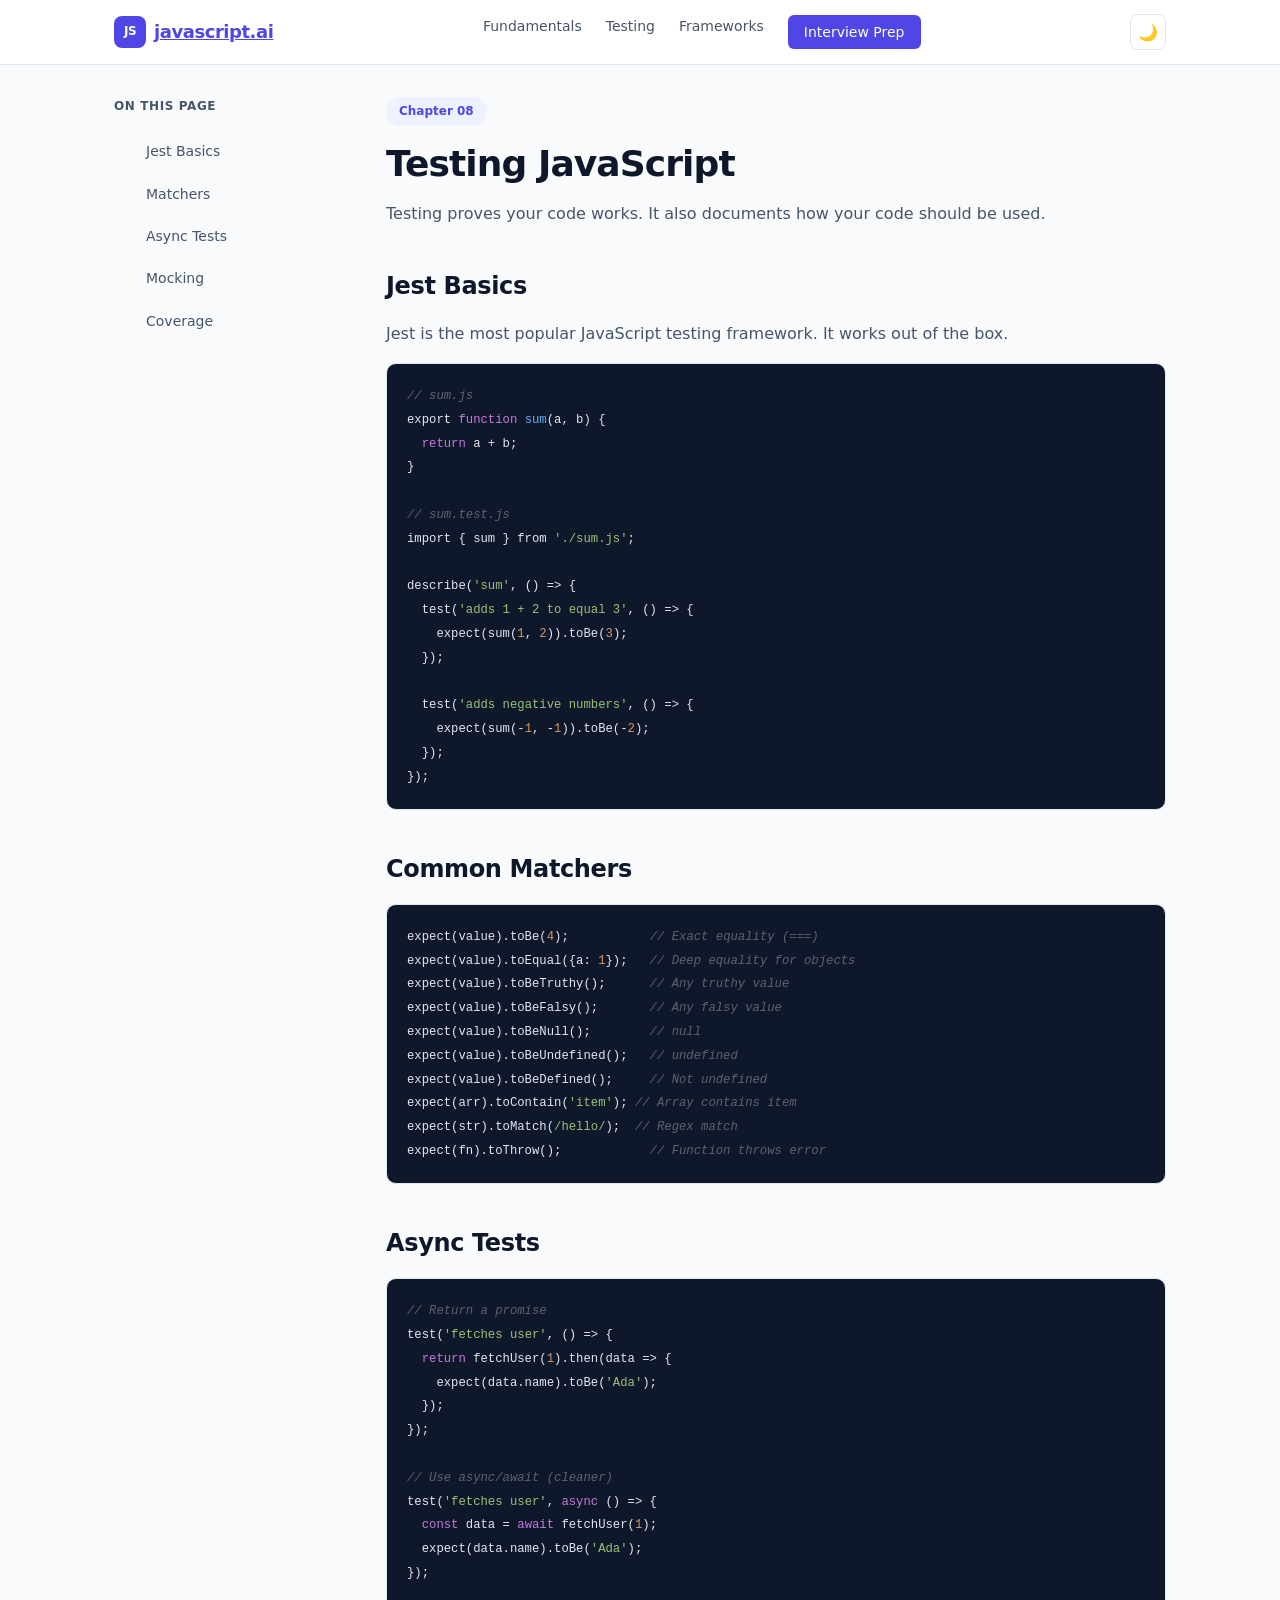
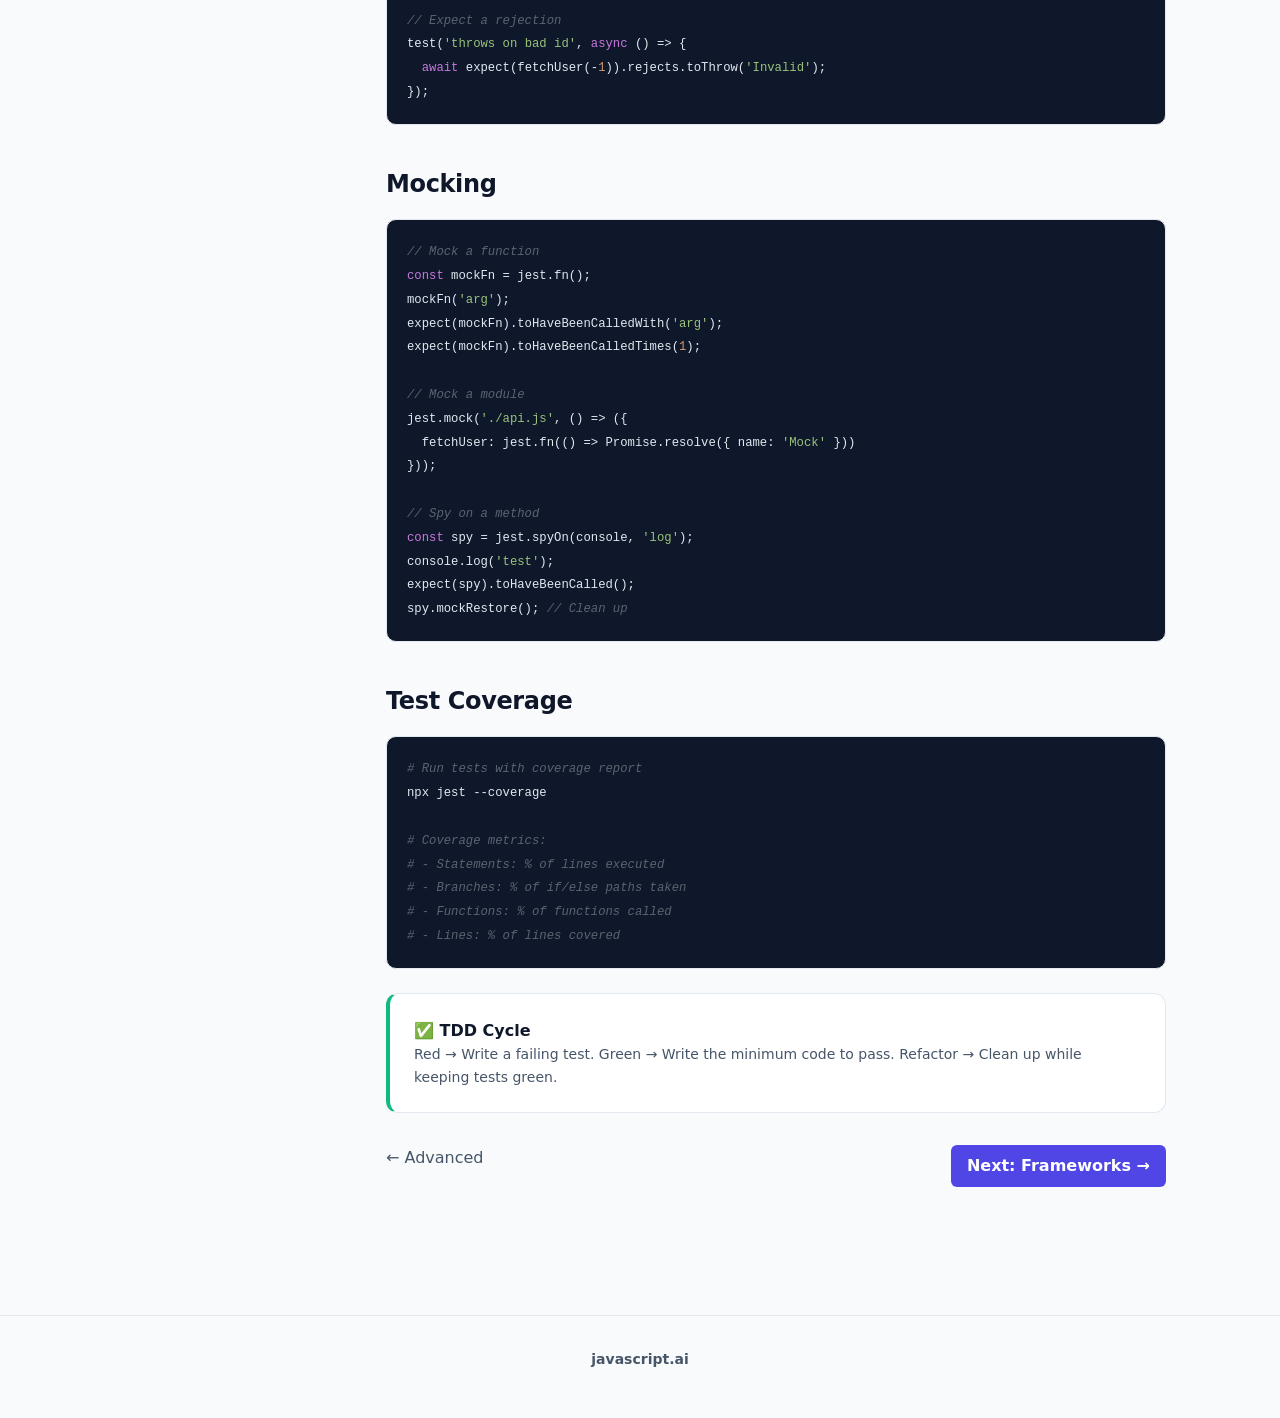
<file: testing.html>
<!doctype html>
<html lang="en">
  <head>
    <meta charset="UTF-8" />
    <meta name="viewport" content="width=device-width, initial-scale=1.0" />
    <title>Testing — javascript.ai</title>
    <link rel="stylesheet" href="css/style.css" />
    <base target="_blank" />
  </head>
  <body>
    <nav class="navbar">
      <div class="container navbar-inner">
        <a href="index.html" class="logo"
          ><div class="logo-icon">JS</div>
          javascript.ai</a
        >
        <div class="nav-links">
          <a href="fundamentals.html">Fundamentals</a>
          <a href="testing.html">Testing</a>
          <a href="frameworks.html">Frameworks</a>
          <a href="interview.html" class="btn">Interview Prep</a>
        </div>
        <button class="theme-toggle">🌙</button>
        <button class="mobile-menu-btn">☰</button>
      </div>
      <div class="mobile-nav">
        <a href="index.html">Home</a>
        <a href="fundamentals.html">Fundamentals</a>
        <a href="testing.html">Testing</a>
        <a href="frameworks.html">Frameworks</a>
        <a href="interview.html">Interview Prep</a>
      </div>
    </nav>

    <main class="container page-layout">
      <aside class="sidebar">
        <div class="sidebar-inner">
          <div class="sidebar-title">On This Page</div>
          <ul class="sidebar-list">
            <li><a href="#jest">Jest Basics</a></li>
            <li><a href="#matchers">Matchers</a></li>
            <li><a href="#async">Async Tests</a></li>
            <li><a href="#mocking">Mocking</a></li>
            <li><a href="#coverage">Coverage</a></li>
          </ul>
        </div>
      </aside>

      <article>
        <div class="badge badge-accent mb-4">Chapter 08</div>
        <h1>Testing JavaScript</h1>
        <p>
          Testing proves your code works. It also documents how your code should
          be used.
        </p>

        <h2 id="jest">Jest Basics</h2>
        <p>
          Jest is the most popular JavaScript testing framework. It works out of
          the box.
        </p>
        <pre><code><span class="code-comment">// sum.js</span>
export <span class="code-keyword">function</span> <span class="code-function">sum</span>(a, b) {
  <span class="code-keyword">return</span> a + b;
}

<span class="code-comment">// sum.test.js</span>
import { sum } from <span class="code-string">'./sum.js'</span>;

describe(<span class="code-string">'sum'</span>, () => {
  test(<span class="code-string">'adds 1 + 2 to equal 3'</span>, () => {
    expect(sum(<span class="code-number">1</span>, <span class="code-number">2</span>)).toBe(<span class="code-number">3</span>);
  });

  test(<span class="code-string">'adds negative numbers'</span>, () => {
    expect(sum(-<span class="code-number">1</span>, -<span class="code-number">1</span>)).toBe(-<span class="code-number">2</span>);
  });
});</code></pre>

        <h2 id="matchers">Common Matchers</h2>
        <pre><code>expect(value).toBe(<span class="code-number">4</span>);           <span class="code-comment">// Exact equality (===)</span>
expect(value).toEqual({a: <span class="code-number">1</span>});   <span class="code-comment">// Deep equality for objects</span>
expect(value).toBeTruthy();      <span class="code-comment">// Any truthy value</span>
expect(value).toBeFalsy();       <span class="code-comment">// Any falsy value</span>
expect(value).toBeNull();        <span class="code-comment">// null</span>
expect(value).toBeUndefined();   <span class="code-comment">// undefined</span>
expect(value).toBeDefined();     <span class="code-comment">// Not undefined</span>
expect(arr).toContain(<span class="code-string">'item'</span>); <span class="code-comment">// Array contains item</span>
expect(str).toMatch(<span class="code-string">/hello/</span>);  <span class="code-comment">// Regex match</span>
expect(fn).toThrow();            <span class="code-comment">// Function throws error</span></code></pre>

        <h2 id="async">Async Tests</h2>
        <pre><code><span class="code-comment">// Return a promise</span>
test(<span class="code-string">'fetches user'</span>, () => {
  <span class="code-keyword">return</span> fetchUser(<span class="code-number">1</span>).then(data => {
    expect(data.name).toBe(<span class="code-string">'Ada'</span>);
  });
});

<span class="code-comment">// Use async/await (cleaner)</span>
test(<span class="code-string">'fetches user'</span>, <span class="code-keyword">async</span> () => {
  <span class="code-keyword">const</span> data = <span class="code-keyword">await</span> fetchUser(<span class="code-number">1</span>);
  expect(data.name).toBe(<span class="code-string">'Ada'</span>);
});

<span class="code-comment">// Expect a rejection</span>
test(<span class="code-string">'throws on bad id'</span>, <span class="code-keyword">async</span> () => {
  <span class="code-keyword">await</span> expect(fetchUser(-<span class="code-number">1</span>)).rejects.toThrow(<span class="code-string">'Invalid'</span>);
});</code></pre>

        <h2 id="mocking">Mocking</h2>
        <pre><code><span class="code-comment">// Mock a function</span>
<span class="code-keyword">const</span> mockFn = jest.fn();
mockFn(<span class="code-string">'arg'</span>);
expect(mockFn).toHaveBeenCalledWith(<span class="code-string">'arg'</span>);
expect(mockFn).toHaveBeenCalledTimes(<span class="code-number">1</span>);

<span class="code-comment">// Mock a module</span>
jest.mock(<span class="code-string">'./api.js'</span>, () => ({
  fetchUser: jest.fn(() => Promise.resolve({ name: <span class="code-string">'Mock'</span> }))
}));

<span class="code-comment">// Spy on a method</span>
<span class="code-keyword">const</span> spy = jest.spyOn(console, <span class="code-string">'log'</span>);
console.log(<span class="code-string">'test'</span>);
expect(spy).toHaveBeenCalled();
spy.mockRestore(); <span class="code-comment">// Clean up</span></code></pre>

        <h2 id="coverage">Test Coverage</h2>
        <pre><code><span class="code-comment"># Run tests with coverage report</span>
npx jest --coverage

<span class="code-comment"># Coverage metrics:</span>
<span class="code-comment"># - Statements: % of lines executed</span>
<span class="code-comment"># - Branches: % of if/else paths taken</span>
<span class="code-comment"># - Functions: % of functions called</span>
<span class="code-comment"># - Lines: % of lines covered</span></code></pre>

        <div class="card" style="border-left: 4px solid var(--success)">
          <strong>✅ TDD Cycle</strong>
          <p class="text-sm" style="margin-bottom: 0">
            Red → Write a failing test. Green → Write the minimum code to pass.
            Refactor → Clean up while keeping tests green.
          </p>
        </div>

        <div class="mt-8" style="display: flex; justify-content: space-between">
          <a
            href="advanced.html"
            style="color: var(--text-secondary); text-decoration: none"
            >← Advanced</a
          >
          <a
            href="frameworks.html"
            style="
              padding: 0.5rem 1rem;
              background: var(--accent);
              color: white;
              border-radius: 6px;
              text-decoration: none;
              font-weight: 600;
            "
            >Next: Frameworks →</a
          >
        </div>
      </article>
    </main>

    <footer class="footer">
      <div class="container">
        <p><strong>javascript.ai</strong></p>
      </div>
    </footer>
    <script src="js/main.js"></script>
  </body>
</html>
</file>
<file: css/style.css>
:root {
  --bg: #f8fafc;
  --surface: #ffffff;
  --text: #0f172a;
  --text-secondary: #475569;
  --border: #e2e8f0;
  --accent: #4f46e5;
  --accent-hover: #4338ca;
  --accent-soft: #eef2ff;
  --code-bg: #0f172a;
  --code-text: #e2e8f0;
  --success: #10b981;
  --warning: #f59e0b;
  --danger: #ef4444;
  --font-sans:
    system-ui, -apple-system, BlinkMacSystemFont, "Segoe UI", Roboto, sans-serif;
  --font-mono:
    "SFMono-Regular", Consolas, "Liberation Mono", Menlo, Courier, monospace;
}

[data-theme="dark"] {
  --bg: #020617;
  --surface: #0f172a;
  --text: #f1f5f9;
  --text-secondary: #94a3b8;
  --border: #1e293b;
  --accent: #818cf8;
  --accent-hover: #6366f1;
  --accent-soft: #1e1b4b;
  --code-bg: #000000;
}

* {
  box-sizing: border-box;
  margin: 0;
  padding: 0;
}
html {
  scroll-behavior: smooth;
}
body {
  font-family: var(--font-sans);
  background: var(--bg);
  color: var(--text);
  line-height: 1.6;
  transition:
    background 0.3s,
    color 0.3s;
}

.container {
  max-width: 1100px;
  margin: 0 auto;
  padding: 0 1.5rem;
}

/* Navigation */
.navbar {
  position: sticky;
  top: 0;
  z-index: 100;
  background: rgba(var(--surface), 0.8);
  backdrop-filter: blur(12px);
  border-bottom: 1px solid var(--border);
  background-color: var(--surface);
}
.navbar-inner {
  display: flex;
  align-items: center;
  justify-content: space-between;
  height: 64px;
}
.logo {
  display: flex;
  align-items: center;
  gap: 0.5rem;
  font-weight: 800;
  font-size: 1.125rem;
  letter-spacing: -0.025em;
}
.logo-icon {
  width: 32px;
  height: 32px;
  background: var(--accent);
  color: white;
  border-radius: 8px;
  display: flex;
  align-items: center;
  justify-content: center;
  font-weight: 900;
  font-size: 0.75rem;
}
.nav-links {
  display: none;
  gap: 1.5rem;
  font-size: 0.875rem;
  font-weight: 500;
}
.nav-links a {
  color: var(--text-secondary);
  text-decoration: none;
}
.nav-links a:hover {
  color: var(--accent);
}
.nav-links .btn {
  background: var(--accent);
  color: white;
  padding: 0.375rem 1rem;
  border-radius: 6px;
}
.nav-links .btn:hover {
  background: var(--accent-hover);
  color: white;
}
@media (min-width: 768px) {
  .nav-links {
    display: flex;
  }
}

.theme-toggle {
  width: 36px;
  height: 36px;
  border-radius: 8px;
  border: 1px solid var(--border);
  background: transparent;
  cursor: pointer;
  display: flex;
  align-items: center;
  justify-content: center;
  color: var(--text-secondary);
  font-size: 1rem;
}
.theme-toggle:hover {
  background: var(--accent-soft);
  color: var(--accent);
}

.mobile-menu-btn {
  display: block;
  background: none;
  border: none;
  font-size: 1.5rem;
  cursor: pointer;
  color: var(--text);
}
@media (min-width: 768px) {
  .mobile-menu-btn {
    display: none;
  }
}

.mobile-nav {
  display: none;
  position: fixed;
  inset: 64px 0 0 0;
  background: var(--surface);
  z-index: 99;
  padding: 1.5rem;
  border-top: 1px solid var(--border);
  overflow-y: auto;
}
.mobile-nav.open {
  display: block;
}
.mobile-nav a {
  display: block;
  padding: 0.75rem 0;
  color: var(--text);
  text-decoration: none;
  font-weight: 500;
  border-bottom: 1px solid var(--border);
}

/* Layout */
.page-layout {
  display: grid;
  gap: 2rem;
  padding-top: 2rem;
  padding-bottom: 4rem;
}
@media (min-width: 1024px) {
  .page-layout {
    grid-template-columns: 240px 1fr;
  }
}

.sidebar {
  display: none;
}
@media (min-width: 1024px) {
  .sidebar {
    display: block;
  }
}
.sidebar-inner {
  position: sticky;
  top: 88px;
}
.sidebar-title {
  font-size: 0.75rem;
  text-transform: uppercase;
  letter-spacing: 0.05em;
  color: var(--text-secondary);
  font-weight: 700;
  margin-bottom: 1rem;
}
.sidebar-list {
  list-style: none;
}
.sidebar-list li {
  margin-bottom: 0.25rem;
}
.sidebar-list a {
  display: flex;
  align-items: center;
  gap: 0.5rem;
  padding: 0.5rem;
  border-radius: 6px;
  font-size: 0.875rem;
  color: var(--text-secondary);
  text-decoration: none;
}
.sidebar-list a:hover,
.sidebar-list a.active {
  background: var(--accent-soft);
  color: var(--accent);
}
.sidebar-num {
  width: 24px;
  height: 24px;
  display: flex;
  align-items: center;
  justify-content: center;
  background: var(--bg);
  border-radius: 4px;
  font-size: 0.625rem;
  font-family: var(--font-mono);
  font-weight: 700;
  border: 1px solid var(--border);
}

/* Typography */
h1 {
  font-size: 2.25rem;
  font-weight: 800;
  letter-spacing: -0.025em;
  line-height: 1.2;
  margin-bottom: 1rem;
}
h2 {
  font-size: 1.5rem;
  font-weight: 700;
  margin-top: 2.5rem;
  margin-bottom: 1rem;
  letter-spacing: -0.015em;
}
h3 {
  font-size: 1.25rem;
  font-weight: 600;
  margin-top: 2rem;
  margin-bottom: 0.75rem;
}
h4 {
  font-size: 1rem;
  font-weight: 600;
  margin-top: 1.5rem;
  margin-bottom: 0.5rem;
}
p {
  margin-bottom: 1rem;
  color: var(--text-secondary);
}
a {
  color: var(--accent);
}
ul,
ol {
  margin-bottom: 1rem;
  padding-left: 1.5rem;
  color: var(--text-secondary);
}
li {
  margin-bottom: 0.375rem;
}

/* Components */
.badge {
  display: inline-flex;
  align-items: center;
  gap: 0.375rem;
  padding: 0.25rem 0.75rem;
  border-radius: 9999px;
  font-size: 0.75rem;
  font-weight: 700;
  border: 1px solid var(--border);
}
.badge-accent {
  background: var(--accent-soft);
  color: var(--accent);
  border-color: transparent;
}
.badge-warn {
  background: #fffbeb;
  color: #b45309;
  border-color: transparent;
}
[data-theme="dark"] .badge-warn {
  background: #451a03;
}
.badge-success {
  background: #ecfdf5;
  color: #047857;
  border-color: transparent;
}
[data-theme="dark"] .badge-success {
  background: #064e3b;
}

.card {
  background: var(--surface);
  border: 1px solid var(--border);
  border-radius: 12px;
  padding: 1.5rem;
  margin-bottom: 1.5rem;
  transition:
    box-shadow 0.2s,
    border-color 0.2s;
}
.card-hover:hover {
  border-color: var(--accent);
  box-shadow: 0 4px 6px -1px rgba(0, 0, 0, 0.05);
}

/* Code Blocks */
pre {
  background: var(--code-bg);
  color: var(--code-text);
  padding: 1.25rem;
  border-radius: 10px;
  overflow-x: auto;
  font-family: var(--font-mono);
  font-size: 0.875rem;
  line-height: 1.7;
  margin-bottom: 1.5rem;
  position: relative;
  border: 1px solid var(--border);
}
code {
  font-family: var(--font-mono);
  font-size: 0.875em;
}
:not(pre) > code {
  background: var(--accent-soft);
  color: var(--accent);
  padding: 0.125rem 0.375rem;
  border-radius: 4px;
  font-weight: 600;
}

.copy-btn {
  position: absolute;
  top: 0.5rem;
  right: 0.5rem;
  padding: 0.25rem 0.5rem;
  background: rgba(255, 255, 255, 0.1);
  border: 1px solid rgba(255, 255, 255, 0.1);
  color: #94a3b8;
  border-radius: 6px;
  font-size: 0.75rem;
  cursor: pointer;
  opacity: 0;
  transition: opacity 0.2s;
}
pre:hover .copy-btn {
  opacity: 1;
}
.copy-btn:hover {
  background: rgba(255, 255, 255, 0.2);
  color: white;
}

/* Syntax Colors */
.code-keyword {
  color: #c678dd;
}
.code-string {
  color: #98c379;
}
.code-number {
  color: #d19a66;
}
.code-comment {
  color: #5c6370;
  font-style: italic;
}
.code-function {
  color: #61afef;
}
.code-operator {
  color: #56b6c2;
}
.code-tag {
  color: #e06c75;
}
.code-attr {
  color: #d19a66;
}

/* Interview Q&A */
.qa-item {
  border: 1px solid var(--border);
  border-radius: 10px;
  margin-bottom: 1rem;
  overflow: hidden;
}
.qa-question {
  width: 100%;
  text-align: left;
  padding: 1rem 1.25rem;
  background: var(--surface);
  border: none;
  font-size: 1rem;
  font-weight: 600;
  color: var(--text);
  cursor: pointer;
  display: flex;
  justify-content: space-between;
  align-items: center;
}
.qa-question:hover {
  background: var(--accent-soft);
}
.qa-answer {
  display: none;
  padding: 0 1.25rem 1.25rem;
  color: var(--text-secondary);
  border-top: 1px solid var(--border);
  padding-top: 1rem;
}
.qa-item.open .qa-answer {
  display: block;
}
.qa-icon {
  transition: transform 0.2s;
}
.qa-item.open .qa-icon {
  transform: rotate(180deg);
}

/* Tables */
table {
  width: 100%;
  border-collapse: collapse;
  margin-bottom: 1.5rem;
  font-size: 0.875rem;
}
th,
td {
  padding: 0.75rem;
  text-align: left;
  border-bottom: 1px solid var(--border);
}
th {
  font-weight: 600;
  color: var(--text);
  background: var(--bg);
}
tr:hover {
  background: var(--bg);
}

/* Flashcard */
.flashcard {
  background: var(--surface);
  border: 1px solid var(--border);
  border-radius: 12px;
  padding: 2rem;
  text-align: center;
  cursor: pointer;
  min-height: 160px;
  display: flex;
  align-items: center;
  justify-content: center;
  transition: all 0.3s;
  margin-bottom: 1rem;
}
.flashcard:hover {
  border-color: var(--accent);
}
.flashcard.flipped {
  background: var(--accent-soft);
  border-color: var(--accent);
}

/* Footer */
.footer {
  border-top: 1px solid var(--border);
  padding: 2rem 0;
  margin-top: 4rem;
  text-align: center;
  color: var(--text-secondary);
  font-size: 0.875rem;
}

/* Utilities */
.grid-2 {
  display: grid;
  gap: 1rem;
}
@media (min-width: 768px) {
  .grid-2 {
    grid-template-columns: repeat(2, 1fr);
  }
}
.grid-3 {
  display: grid;
  gap: 1rem;
}
@media (min-width: 768px) {
  .grid-3 {
    grid-template-columns: repeat(3, 1fr);
  }
}
.text-center {
  text-align: center;
}
.mt-1 {
  margin-top: 0.25rem;
}
.mt-2 {
  margin-top: 0.5rem;
}
.mt-4 {
  margin-top: 1rem;
}
.mt-8 {
  margin-top: 2rem;
}
.mb-4 {
  margin-bottom: 1rem;
}
.mb-8 {
  margin-bottom: 2rem;
}
.font-mono {
  font-family: var(--font-mono);
}
.text-sm {
  font-size: 0.875rem;
}
.text-xs {
  font-size: 0.75rem;
}
.font-bold {
  font-weight: 700;
}
.text-secondary {
  color: var(--text-secondary);
}
.hero {
  padding: 4rem 0;
  text-align: center;
}
.hero h1 {
  font-size: 3rem;
}
@media (min-width: 768px) {
  .hero h1 {
    font-size: 3.5rem;
  }
}
</file>
